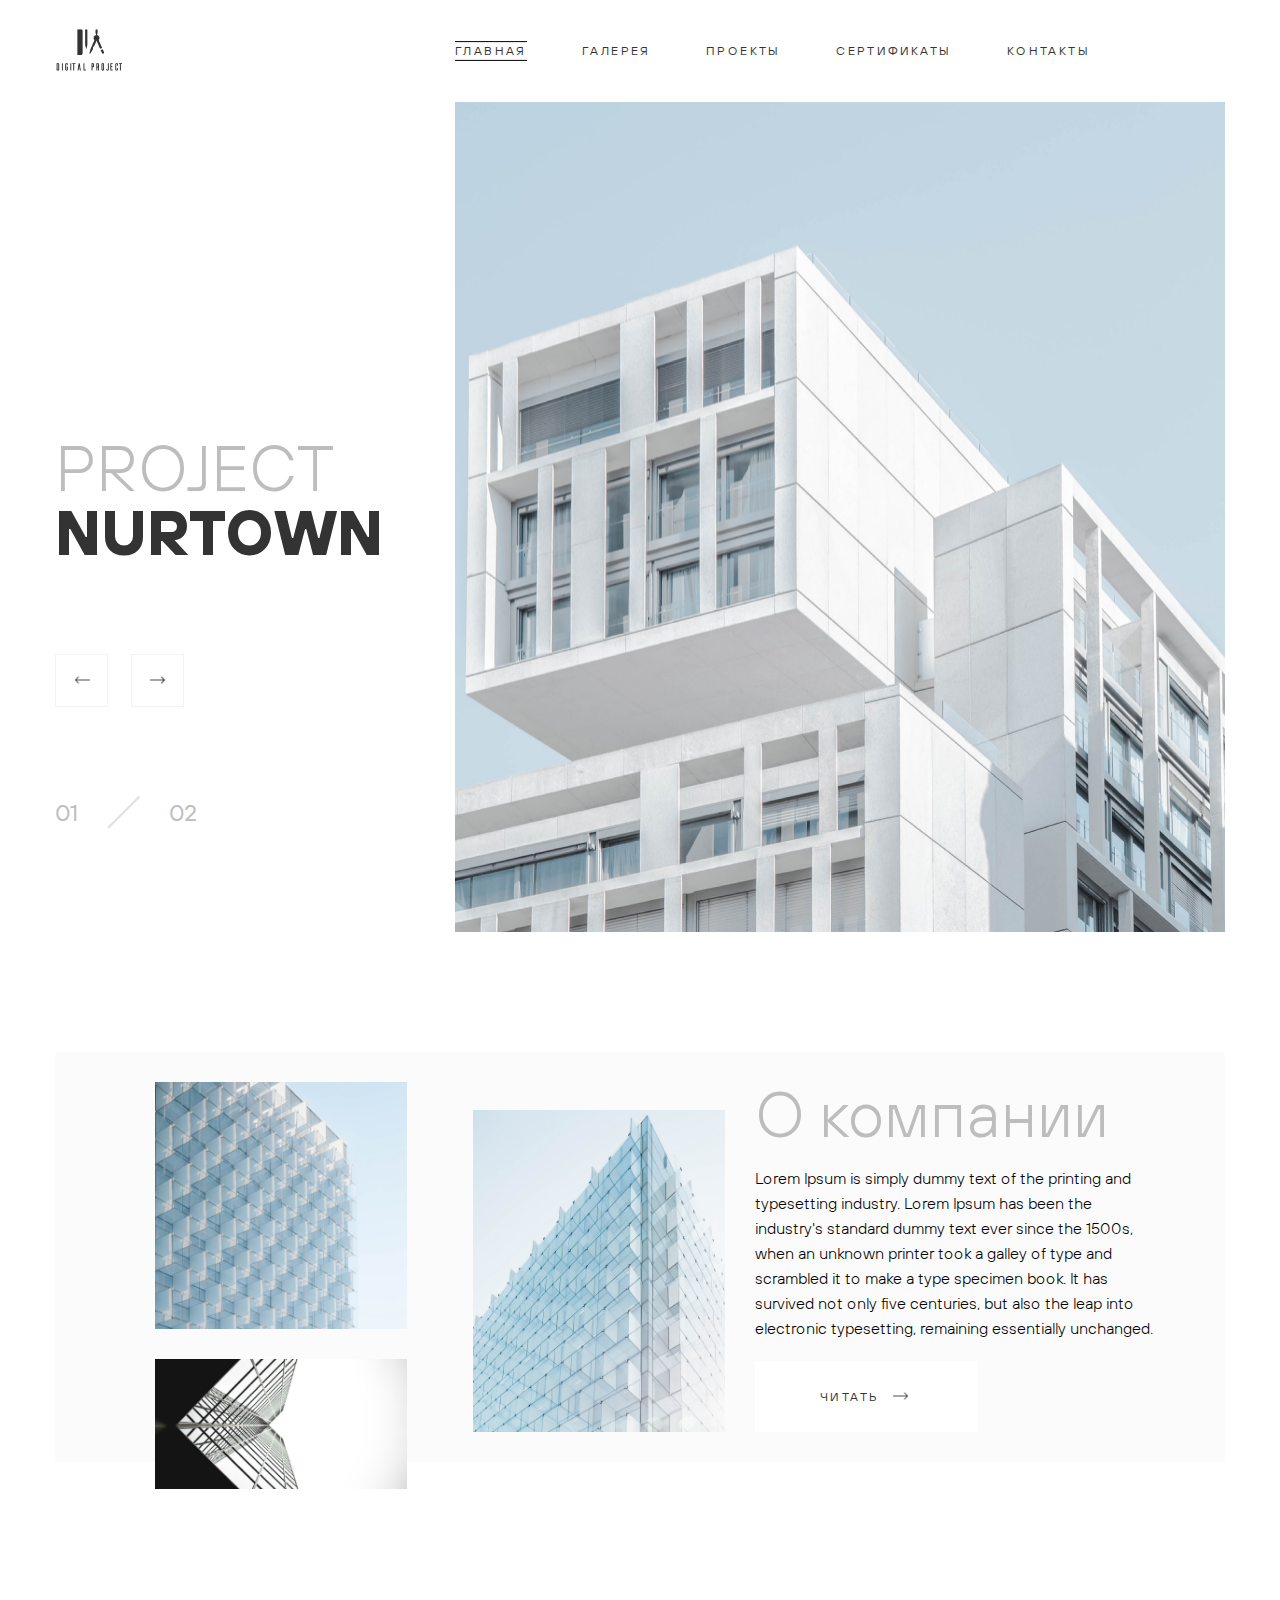
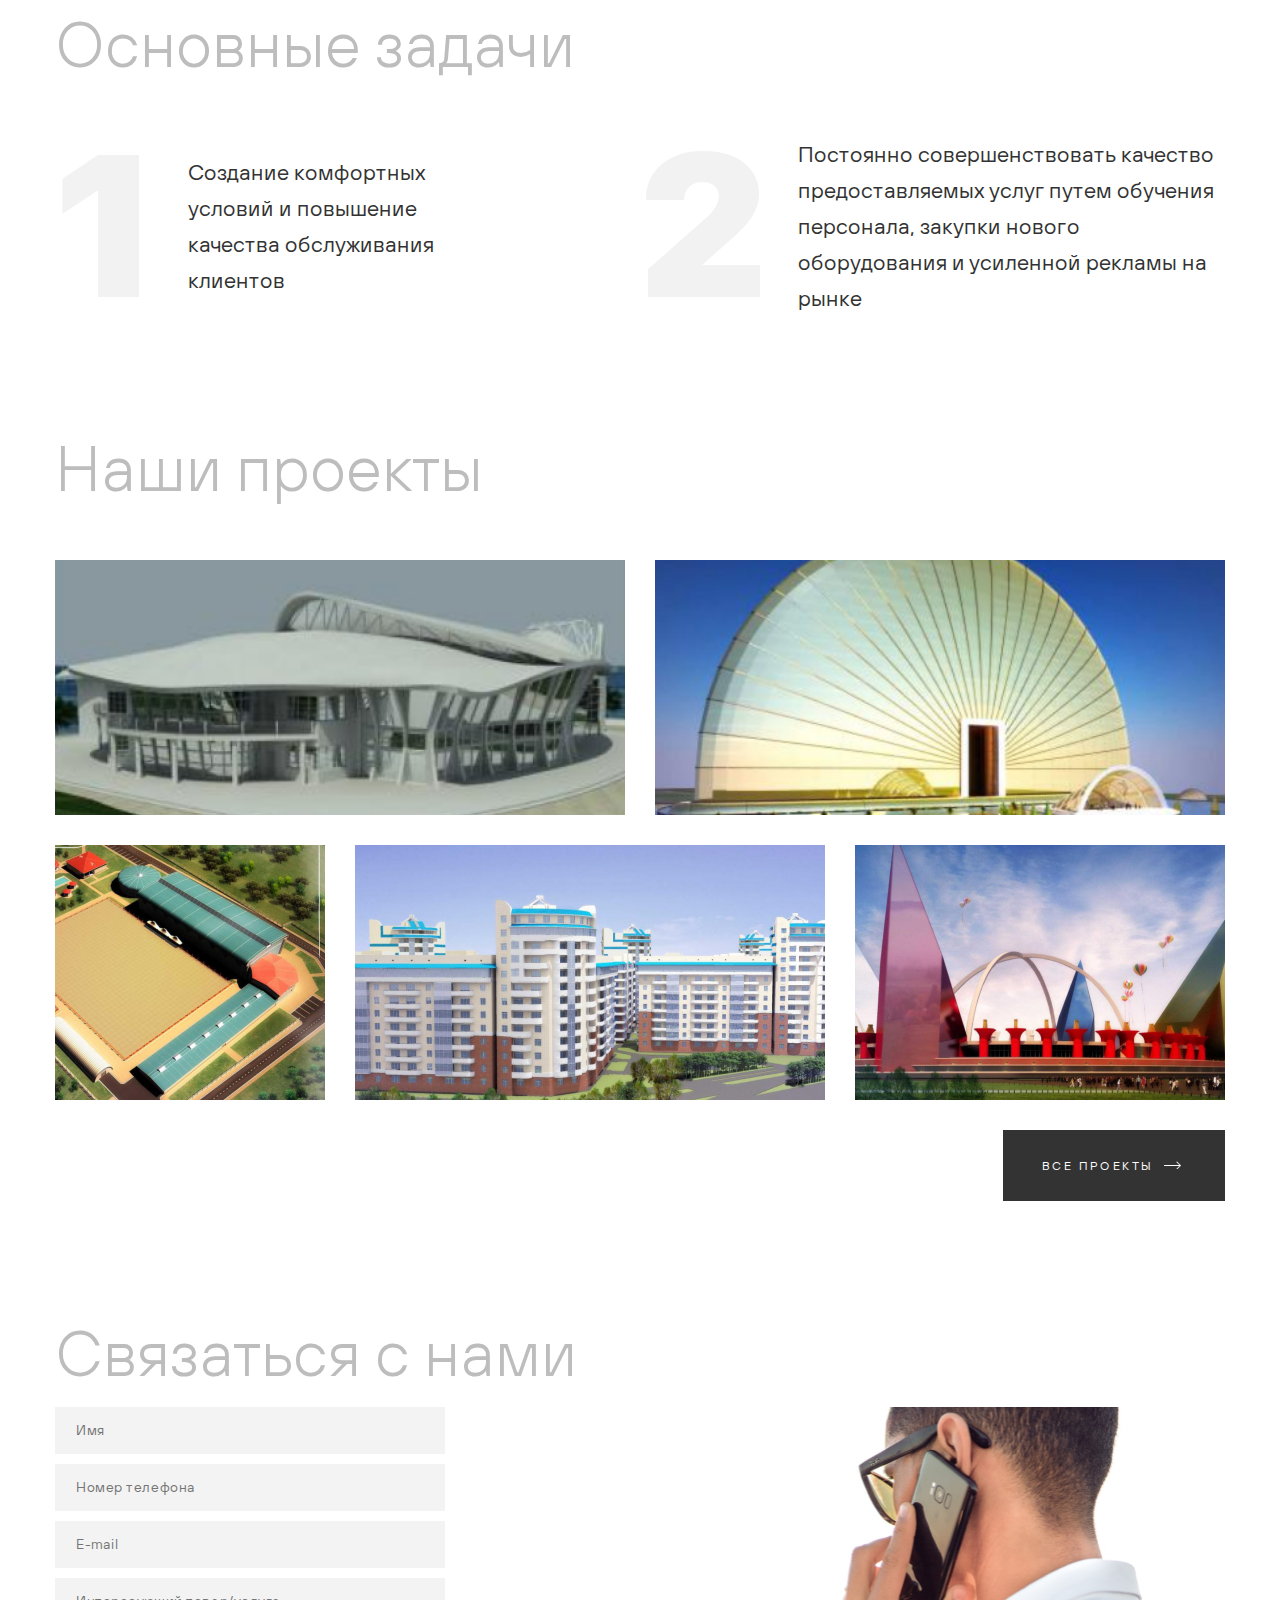
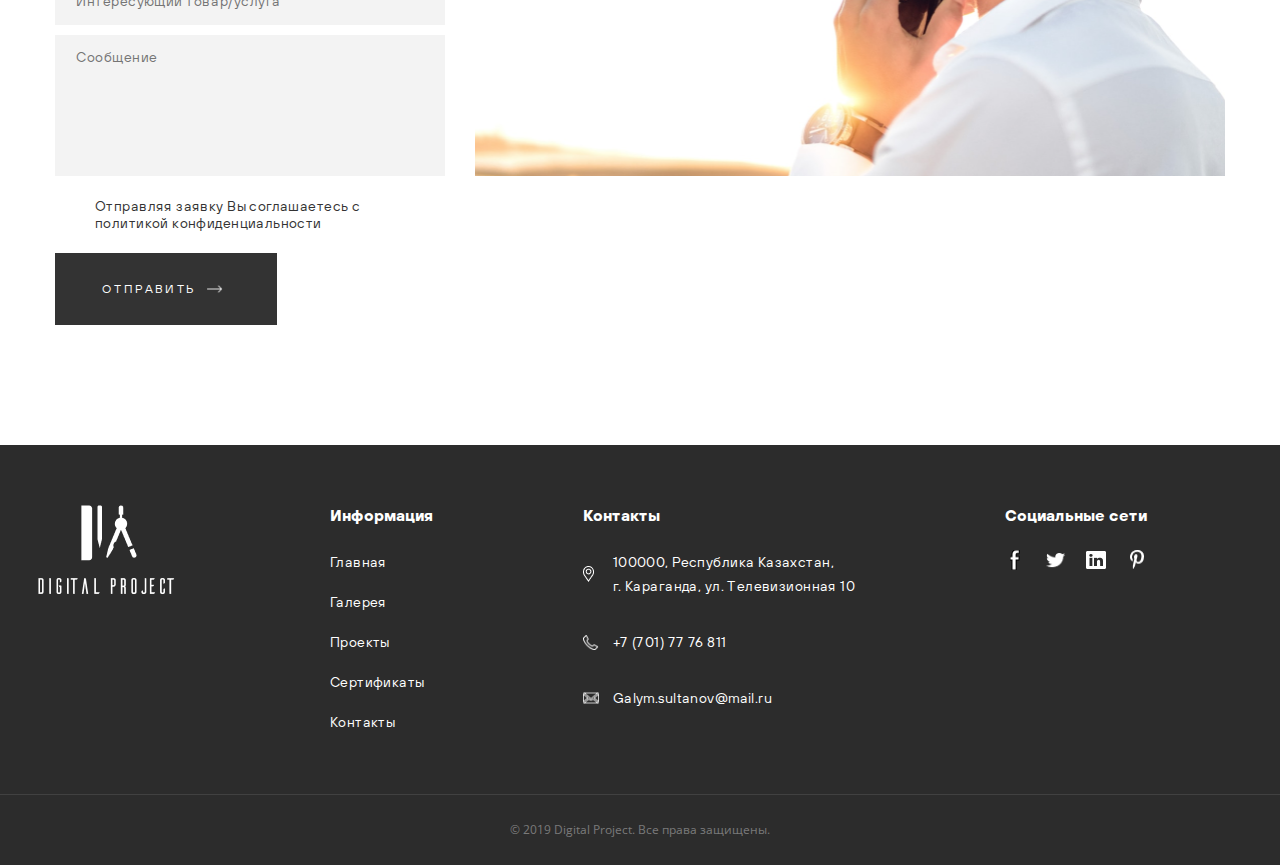
<file: app/index.html>
<!DOCTYPE html>
<html lang="ru">
<head>
    <meta charset="UTF-8">
    <meta name="viewport" content="width=device-width, initial-scale=1">
    <meta name="description" content="">
    <link rel="preconnect" href="https://fonts.gstatic.com">
    <link href="https://fonts.googleapis.com/css2?family=Gothic+A1:wght@100;200;300;400;500;600;700;800;900&display=swap" rel="stylesheet">
    <link rel="preconnect" href="https://fonts.gstatic.com">
    <link href="https://fonts.googleapis.com/css2?family=Open+Sans:ital,wght@0,300;0,400;0,600;0,700;0,800;1,300;1,400;1,600;1,700;1,800&display=swap" rel="stylesheet">
    <link rel="stylesheet" href="css/app.min.css">
    <title>Digital project</title>
</head>
<body>
<div class="header">
    <div class="container">
        <div class="header__main">
            <a class="header-logo" href="index.html"><img src="img/header/01.png" alt=""></a>
            <div class="header__menu">
                <a class="header-active" href="index.html">ГЛАВНАЯ</a>
                <a href="gallery.html">ГАЛЕРЕЯ</a>
                <a href="projects.html">ПРОЕКТЫ</a>
                <a href="certificates.html">СЕРТИФИКАТЫ</a>
                <a href="contacts.html">КОНТАКТЫ</a>
            </div>
            <div class="header__burger">
                <div class="div"></div>
                <div class="div"></div>
                <div class="div"></div>
            </div>
        </div>
    </div>
</div>
<div class="project">
    <div class="container">
        <div class="project__text">
            <div class="project__title">
                <span>PROJECT</span>
                <span>NURTOWN</span>
            </div>
            <div class="project__buttons">
                <div class="project-prev">
                    <img src="img/project/01.png" alt="">
                </div>
                <div class="project-next">
                    <img src="img/project/02.png" alt="">
                </div>
            </div>
            <div class="project__slider-numbers">
                <span class="project-current">01</span>
                <span></span>
                <span class="project-quantity"></span>
            </div>
        </div>
        <div class="project__images">
            <div class="project__slide project__slide-active">
                <img src="img/project/04.png" alt="">
                <a href="">ВЗГЛЯНУТЬ</a>
            </div>
            <div class="project__slide">
                <img src="img/project/05.jpg" alt="">
                <a href="">ВЗГЛЯНУТЬ</a>
            </div>
        </div>
    </div>
</div>
<div class="about">
    <div class="container">
        <div class="about__left">
            <div class="about__left-images">
                <img src="img/about/01.png" alt="">
                <img src="img/about/02.png" alt="">
            </div>
            <div class="about__right-images">
                <img src="img/about/03.png" alt="">
            </div>
        </div>
        <div class="about__text">
            <h2>О компании</h2>
            <p>Lorem Ipsum is simply dummy text of the printing and typesetting industry. Lorem Ipsum has been the industry's standard dummy text ever since the 1500s, when an unknown printer took a galley of type and scrambled it to make a type specimen book. It has survived not only five centuries, but also the leap into electronic typesetting, remaining essentially unchanged.</p>
            <a href="">ЧИТАТЬ</a>
        </div>
    </div>
</div>
<div class="exercises">
    <div class="container">
        <h1>Основные задачи</h1>
        <div class="exercises__text">
            <div class="exercises__row">
                <div class="exercises__left">
                    <h2>1</h2>
                    <p>Создание комфортных условий и повышение качества обслуживания клиентов</p>
                </div>
                <div class="exercises__right">
                    <h2>2</h2>
                    <p>Постоянно совершенствовать качество предоставляемых услуг путем обучения персонала, закупки нового оборудования и усиленной рекламы на рынке</p>
                </div>
            </div>
        </div>
    </div>
</div>
<div class="our">
    <div class="container">
        <h1>Наши проекты</h1>
        <div class="our__projects">
            <div class="our__row">
                <div class="our__project">
                    <div class="our__text">
                        <h2>ДОСУГОВЫЙ ЦЕНТР</h2>
                        <a href="">ПОДРОБНЕЕ</a>
                    </div>
                    <img src="img/our/01.png" alt="">
                </div>
                <div class="our__project">
                    <div class="our__text">
                        <h2>ДОСУГОВЫЙ ЦЕНТР</h2>
                        <a href="">ПОДРОБНЕЕ</a>
                    </div>
                    <img src="img/our/02.png" alt="">
                </div>
            </div>
            <div class="our__row">
                <div class="our__project">
                    <div class="our__text">
                        <h2>ОТЕЛЬ</h2>
                        <a href="">ПОДРОБНЕЕ</a>
                    </div>
                    <img src="img/our/03.png" alt="">
                </div>
                <div class="our__project">
                    <div class="our__text">
                        <h2>ДОМОВОЙ КОМЛЕКС</h2>
                        <a href="">ПОДРОБНЕЕ</a>
                    </div>
                    <img src="img/our/04.png" alt="">
                </div>
                <div class="our__project">
                    <div class="our__text">
                        <h2>ТЕАТР</h2>
                        <a href="">ПОДРОБНЕЕ</a>
                    </div>
                    <img src="img/our/05.png" alt="">
                </div>
            </div>
        </div>
        <a class="our-more" href="">ВСЕ ПРОЕКТЫ</a>
    </div>
</div>
<div class="contact">
    <div class="container">
        <h1>Связаться с нами</h1>
        <div class="contact__row">
            <div class="contact__form">
                <input class="name input" placeholder="Имя" type="text">
                <input class="telephone input" placeholder="Номер телефона" type="text">
                <input class="email input" placeholder="E-mail" type="email">
                <input class="product input" placeholder="Интересующий товар/услуга" type="text">
                <textarea class="message input" name="" id="" cols="30" rows="10" placeholder="Сообщение"></textarea>
            </div>
            <div class="contact__img">
                <img src="img/contact/01.png" alt="">
            </div>
        </div>
        <p>Отправляя заявку Вы соглашаетесь с политикой конфиденциальности</p>
        <button class="contact-send">ОТПРАВИТЬ</button>
    </div>
</div>
<div class="footer">
    <div class="container">
        <div class="footer__top">
            <div class="footer__column">
                <a href="index.html">
                    <img class="footer-logo" src="img/footer/01.png" alt="">
                </a>
            </div>
            <div class="footer__column">
                <h4>Информация</h4>
                <a href="index.html">Главная</a>
                <a href="gallery.html">Галерея</a>
                <a href="projects.html">Проекты</a>
                <a href="certificates.html">Сертификаты</a>
                <a href="contacts.html">Контакты</a>
            </div>
            <div class="footer__column">
                <h4>Контакты</h4>
                <p class="footer-location">100000, Республика  Казахстан,<br>
                    г. Караганда, ул. Телевизионная 10</p>
                <p class="footer-number">+7 (701) 77 76 811</p>
                <p class="footer-email">Galym.sultanov@mail.ru</p>
            </div>
            <div class="footer__column">
                <h4>Социальные сети</h4>
                <div class="footer__social">
                    <a href=""><img src="img/footer/05.png" alt=""></a>
                    <a href=""><img src="img/footer/06.png" alt=""></a>
                    <a href=""><img src="img/footer/07.png" alt=""></a>
                    <a href=""><img src="img/footer/08.png" alt=""></a>
                </div>
            </div>
        </div>
    </div>
</div>
<div class="copyright">
    <div class="container">
        <p>© 2019 Digital Project. Все права защищены.</p>
    </div>
</div>
<div class="fixed">
    <div class="container">
        <div class="fixed__img">
            <img src="img/fixed/01.png" alt="">
        </div>
        <h4>Спасибо !</h4>
        <p>Ваше сообщение отправлено мы свяжемся с вами в ближайшее время</p>
        <button class="fixed-send">ВЕРНУТСЯ НАЗАД</button>
        <img class="fixed-exit" src="img/fixed/02.png" alt="">
    </div>
</div>
<script src="js/app.min.js"></script>
</body>
</html>
</file>
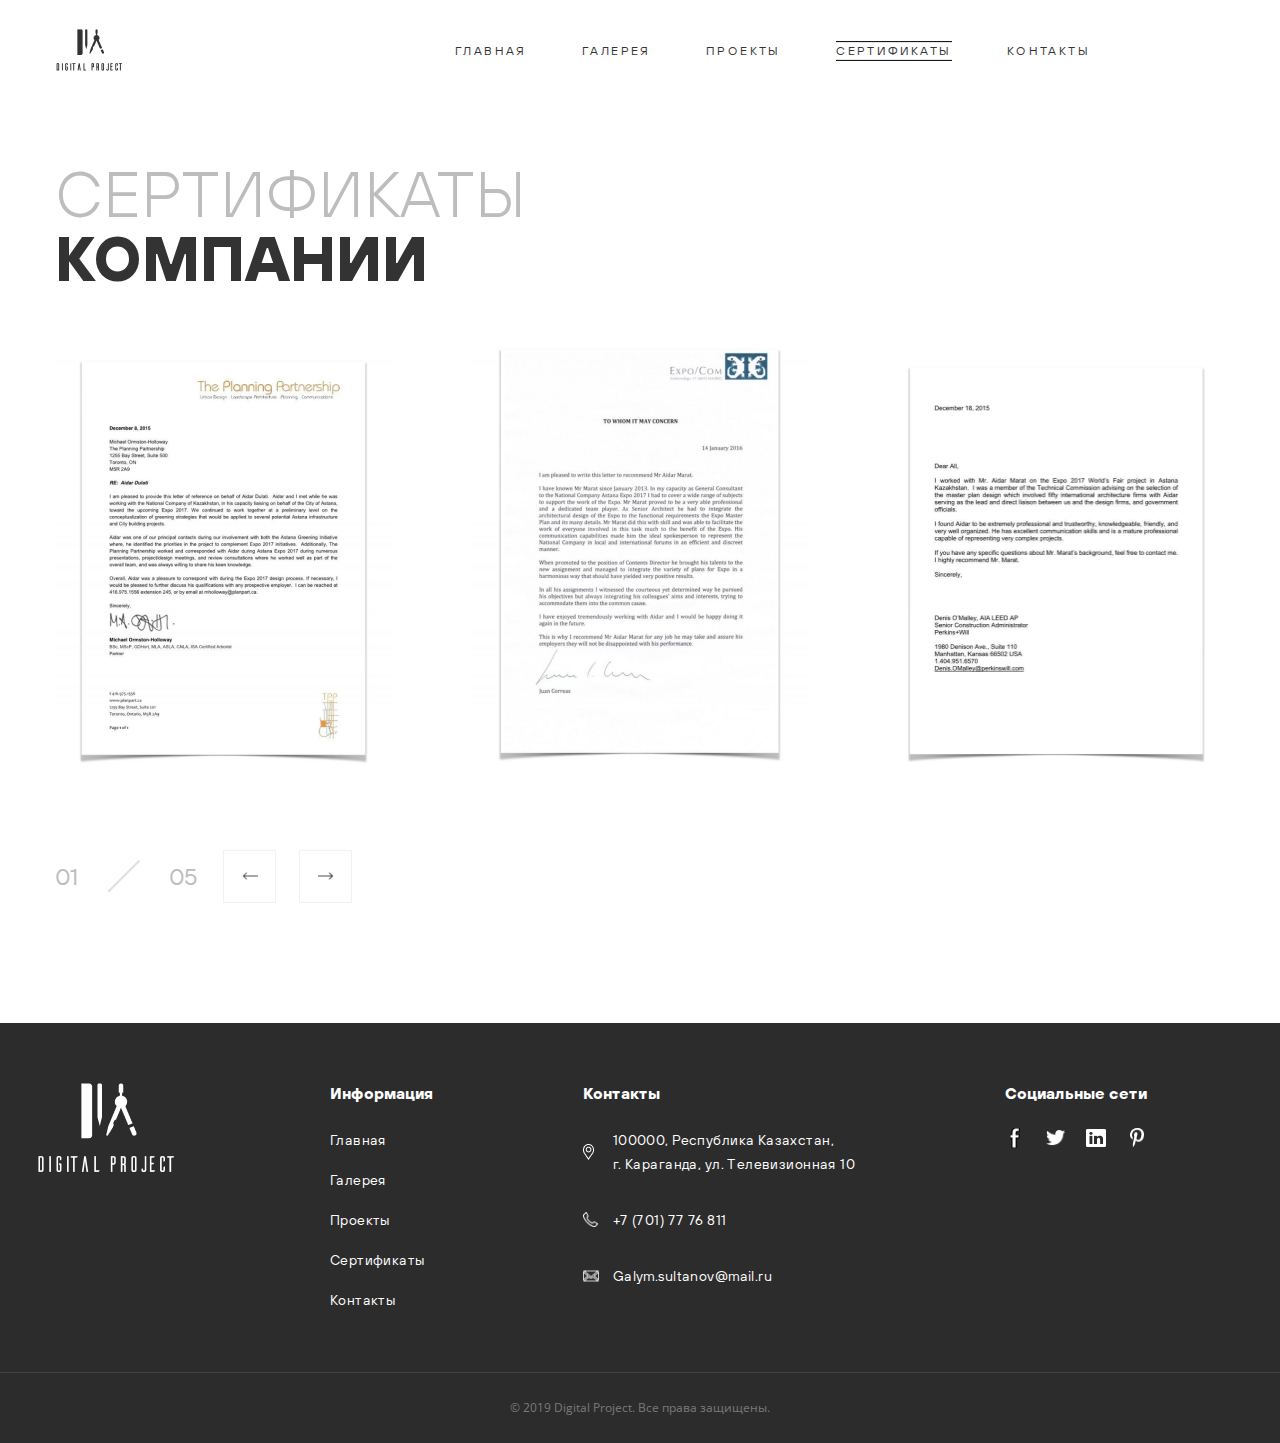
<file: app/certificates.html>
<!doctype html>
<html lang="en">
<head>
    <meta charset="UTF-8">
    <meta name="viewport" content="width=device-width, initial-scale=1">
    <meta name="description" content="">
    <link rel="preconnect" href="https://fonts.gstatic.com">
    <link href="https://fonts.googleapis.com/css2?family=Gothic+A1:wght@100;200;300;400;500;600;700;800;900&display=swap" rel="stylesheet">
    <link rel="preconnect" href="https://fonts.gstatic.com">
    <link href="https://fonts.googleapis.com/css2?family=Open+Sans:ital,wght@0,300;0,400;0,600;0,700;0,800;1,300;1,400;1,600;1,700;1,800&display=swap" rel="stylesheet">
    <link rel="stylesheet" href="css/app.min.css">
    <title>Certificates</title>
</head>
<body>
<div class="header">
    <div class="container">
        <div class="header__main">
            <a class="header-logo" href="index.html"><img src="img/header/01.png" alt=""></a>
            <div class="header__menu">
                <a href="index.html">ГЛАВНАЯ</a>
                <a href="gallery.html">ГАЛЕРЕЯ</a>
                <a href="projects.html">ПРОЕКТЫ</a>
                <a class="header-active" href="certificates.html">СЕРТИФИКАТЫ</a>
                <a href="contacts.html">КОНТАКТЫ</a>
            </div>
            <div class="header__burger">
                <div class="div"></div>
                <div class="div"></div>
                <div class="div"></div>
            </div>
        </div>
    </div>
</div>
<div class="certificates">
    <div class="container">
        <div class="certificates__text">
            <h1>сертификаты</h1>
            <h1>КОМПАНИИ</h1>
        </div>
        <div class="certificates__slider">
            <div class="certificates__slides">
                <div class="certificates__slide certificates__slide-active">
                    <div class="certificates__certificate">
                        <img src="img/certificates/01.png" alt="">
                    </div>
                    <div class="certificates__certificate">
                        <img src="img/certificates/02.png" alt="">
                    </div>
                    <div class="certificates__certificate">
                        <img src="img/certificates/03.png" alt="">
                    </div>
                </div>
                <div class="certificates__slide">
                    <div class="certificates__certificate">
                        <img src="img/certificates/01.png" alt="">
                    </div>
                    <div class="certificates__certificate">
                        <img src="img/certificates/01.png" alt="">
                    </div>
                    <div class="certificates__certificate">
                        <img src="img/certificates/01.png" alt="">
                    </div>
                </div>
                <div class="certificates__slide">
                    <div class="certificates__certificate">
                        <img src="img/certificates/01.png" alt="">
                    </div>
                    <div class="certificates__certificate">
                        <img src="img/certificates/01.png" alt="">
                    </div>
                    <div class="certificates__certificate">
                        <img src="img/certificates/01.png" alt="">
                    </div>
                </div>
                <div class="certificates__slide">
                    <div class="certificates__certificate">
                        <img src="img/certificates/01.png" alt="">
                    </div>
                    <div class="certificates__certificate">
                        <img src="img/certificates/01.png" alt="">
                    </div>
                    <div class="certificates__certificate">
                        <img src="img/certificates/01.png" alt="">
                    </div>
                </div>
                <div class="certificates__slide">
                    <div class="certificates__certificate">
                        <img src="img/certificates/01.png" alt="">
                    </div>
                    <div class="certificates__certificate">
                        <img src="img/certificates/01.png" alt="">
                    </div>
                    <div class="certificates__certificate">
                        <img src="img/certificates/01.png" alt="">
                    </div>
                </div>
            </div>
        </div>
        <div class="certificates__navigation">
            <div class="certificates__numbers">
                <span class="certificates-current">01</span>
                <span></span>
                <span class="certificates-quantity"></span>
            </div>
            <div class="certificates__buttons">
                <div class="certificates-prev">
                    <img src="img/gallery/11.png" alt="">
                </div>
                <div class="certificates-next">
                    <img src="img/gallery/12.png" alt="">
                </div>
            </div>
        </div>
    </div>
</div>
<div class="footer">
    <div class="container">
        <div class="footer__top">
            <div class="footer__column">
                <a href="index.html">
                    <img class="footer-logo" src="img/footer/01.png" alt="">
                </a>
            </div>
            <div class="footer__column">
                <h4>Информация</h4>
                <a href="index.html">Главная</a>
                <a href="gallery.html">Галерея</a>
                <a href="projects.html">Проекты</a>
                <a href="certificates.html">Сертификаты</a>
                <a href="contacts.html">Контакты</a>
            </div>
            <div class="footer__column">
                <h4>Контакты</h4>
                <p class="footer-location">100000, Республика  Казахстан,<br>
                    г. Караганда, ул. Телевизионная 10</p>
                <p class="footer-number">+7 (701) 77 76 811</p>
                <p class="footer-email">Galym.sultanov@mail.ru</p>
            </div>
            <div class="footer__column">
                <h4>Социальные сети</h4>
                <div class="footer__social">
                    <a href=""><img src="img/footer/05.png" alt=""></a>
                    <a href=""><img src="img/footer/06.png" alt=""></a>
                    <a href=""><img src="img/footer/07.png" alt=""></a>
                    <a href=""><img src="img/footer/08.png" alt=""></a>
                </div>
            </div>
        </div>
    </div>
</div>
<div class="copyright">
    <div class="container">
        <p>© 2019 Digital Project. Все права защищены.</p>
    </div>
</div>
<script src="js/app.min.js"></script>
</body>
</html>
</file>
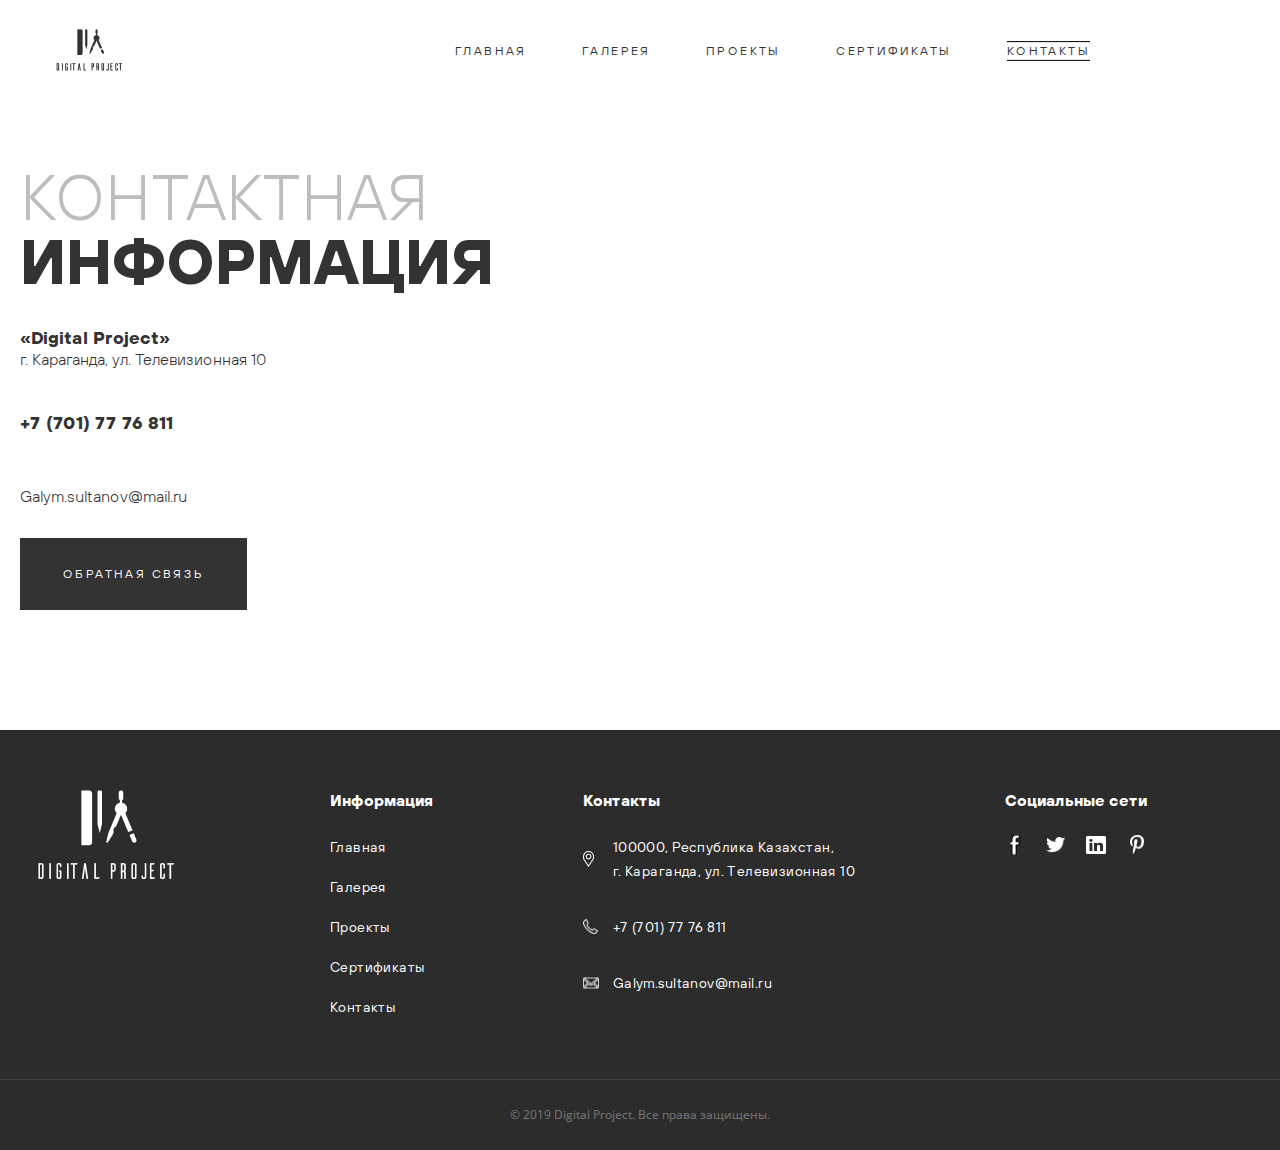
<file: app/contacts.html>
<!doctype html>
<html lang="en">
<head>
    <meta charset="UTF-8">
    <meta name="viewport" content="width=device-width, initial-scale=1">
    <meta name="description" content="">
    <link rel="preconnect" href="https://fonts.gstatic.com">
    <link href="https://fonts.googleapis.com/css2?family=Gothic+A1:wght@100;200;300;400;500;600;700;800;900&display=swap" rel="stylesheet">
    <link rel="preconnect" href="https://fonts.gstatic.com">
    <link href="https://fonts.googleapis.com/css2?family=Open+Sans:ital,wght@0,300;0,400;0,600;0,700;0,800;1,300;1,400;1,600;1,700;1,800&display=swap" rel="stylesheet">
    <link rel="stylesheet" href="css/app.min.css">
    <title>Contacts</title>
</head>
<body>
<div class="header">
    <div class="container">
        <div class="header__main">
            <a class="header-logo" href="index.html"><img src="img/header/01.png" alt=""></a>
            <div class="header__menu">
                <a href="index.html">ГЛАВНАЯ</a>
                <a href="gallery.html">ГАЛЕРЕЯ</a>
                <a href="projects.html">ПРОЕКТЫ</a>
                <a href="certificates.html">СЕРТИФИКАТЫ</a>
                <a class="header-active" href="contacts.html">КОНТАКТЫ</a>
            </div>
            <div class="header__burger">
                <div class="div"></div>
                <div class="div"></div>
                <div class="div"></div>
            </div>
        </div>
    </div>
</div>
<div class="contacts">
    <div class="container">
        <div class="contacts__left">
            <div class="contacts__title">
                <h1>КОНТАКТНАЯ</h1>
                <h1>ИНФОРМАЦИЯ</h1>
            </div>
            <div class="contacts__location">
                <h4>«Digital Project»</h4>
                <p>г. Караганда, ул. Телевизионная 10</p>
            </div>
            <h4 class="contacts-number">+7 (701) 77 76 811</h4>
            <p>Galym.sultanov@mail.ru</p>
            <a href="">Обратная связь</a>
        </div>
        <div class="contacts__right">
            <iframe src="https://www.google.com/maps/embed?pb=!1m18!1m12!1m3!1d20043.127523908195!2d23.884996032196188!3d51.10124684777842!2m3!1f0!2f0!3f0!3m2!1i1024!2i768!4f13.1!3m3!1m2!1s0x4724779fdae88af9%3A0x447abf3570087bb2!2z0JLQuNGB0L7RhtC6LCDQktC-0LvRi9C90YHQutCw0Y8g0L7QsdC70LDRgdGC0YwsIDQ0MzU1!5e0!3m2!1sru!2sua!4v1614160234932!5m2!1sru!2sua" width="100%" height="100%" style="border:0; outline: none;" allowfullscreen="" loading="lazy"></iframe>
        </div>
    </div>
</div>
<div class="footer">
    <div class="container">
        <div class="footer__top">
            <div class="footer__column">
                <a href="index.html">
                    <img class="footer-logo" src="img/footer/01.png" alt="">
                </a>
            </div>
            <div class="footer__column">
                <h4>Информация</h4>
                <a href="index.html">Главная</a>
                <a href="gallery.html">Галерея</a>
                <a href="projects.html">Проекты</a>
                <a href="certificates.html">Сертификаты</a>
                <a href="contacts.html">Контакты</a>
            </div>
            <div class="footer__column">
                <h4>Контакты</h4>
                <p class="footer-location">100000, Республика  Казахстан,<br>
                    г. Караганда, ул. Телевизионная 10</p>
                <p class="footer-number">+7 (701) 77 76 811</p>
                <p class="footer-email">Galym.sultanov@mail.ru</p>
            </div>
            <div class="footer__column">
                <h4>Социальные сети</h4>
                <div class="footer__social">
                    <a href=""><img src="img/footer/05.png" alt=""></a>
                    <a href=""><img src="img/footer/06.png" alt=""></a>
                    <a href=""><img src="img/footer/07.png" alt=""></a>
                    <a href=""><img src="img/footer/08.png" alt=""></a>
                </div>
            </div>
        </div>
    </div>
</div>
<div class="copyright">
    <div class="container">
        <p>© 2019 Digital Project. Все права защищены.</p>
    </div>
</div>
<script src="js/app.min.js"></script>
</body>
</html>
</file>
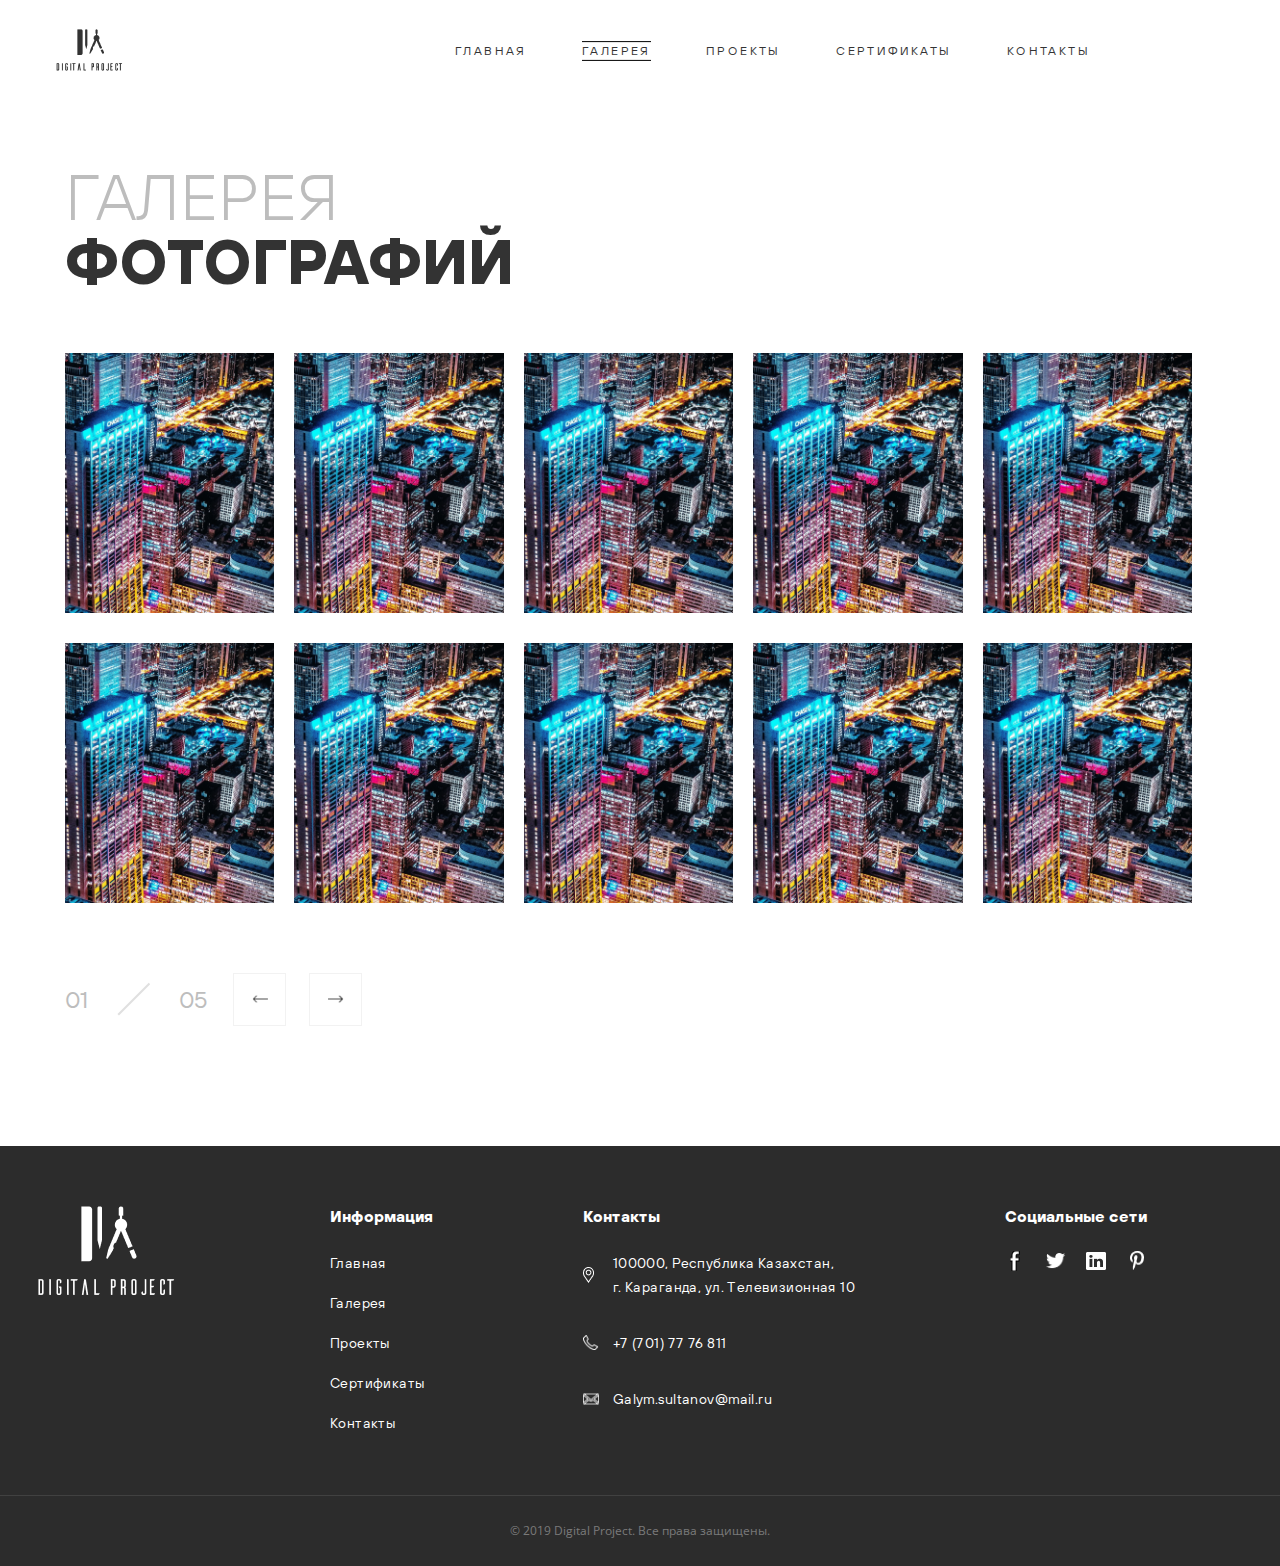
<file: app/gallery.html>
<!doctype html>
<html lang="en">
<head>
    <meta charset="UTF-8">
    <meta name="viewport" content="width=device-width, initial-scale=1">
    <meta name="description" content="">
    <link rel="preconnect" href="https://fonts.gstatic.com">
    <link href="https://fonts.googleapis.com/css2?family=Gothic+A1:wght@100;200;300;400;500;600;700;800;900&display=swap" rel="stylesheet">
    <link rel="preconnect" href="https://fonts.gstatic.com">
    <link href="https://fonts.googleapis.com/css2?family=Open+Sans:ital,wght@0,300;0,400;0,600;0,700;0,800;1,300;1,400;1,600;1,700;1,800&display=swap" rel="stylesheet">
    <link rel="stylesheet" href="css/app.min.css">
    <title>Gallery</title>
</head>
<body>
<div class="header">
    <div class="container">
        <div class="header__main">
            <a class="header-logo" href="index.html"><img src="img/header/01.png" alt=""></a>
            <div class="header__menu">
                <a href="index.html">ГЛАВНАЯ</a>
                <a class="header-active" href="gallery.html">ГАЛЕРЕЯ</a>
                <a href="projects.html">ПРОЕКТЫ</a>
                <a href="certificates.html">СЕРТИФИКАТЫ</a>
                <a href="contacts.html">КОНТАКТЫ</a>
            </div>
            <div class="header__burger">
                <div class="div"></div>
                <div class="div"></div>
                <div class="div"></div>
            </div>
        </div>
    </div>
</div>
<div class="gallery">
    <div class="container">
        <div class="gallery__text">
            <h1>ГАЛЕРЕЯ</h1>
            <h1>ФОТОГРАФИЙ</h1>
        </div>
        <div class="gallery__slider">
            <div class="gallery__slides">
                <div class="gallery__slide gallery__slide-active">
                    <div class="gallery__photo">
                        <img src="img/project/05.jpg" alt="">
                        <p>Описание или пояснение к изображению.</p>
                    </div>
                    <div class="gallery__photo">
                        <img src="img/project/05.jpg" alt="">
                        <p>Описание или пояснение к изображению.</p>
                    </div>
                    <div class="gallery__photo">
                        <img src="img/project/05.jpg" alt="">
                        <p>Описание или пояснение к изображению.</p>
                    </div>
                    <div class="gallery__photo">
                        <img src="img/project/05.jpg" alt="">
                        <p>Описание или пояснение к изображению.</p>
                    </div>
                    <div class="gallery__photo">
                        <img src="img/project/05.jpg" alt="">
                        <p>Описание или пояснение к изображению.</p>
                    </div>
                    <div class="gallery__photo">
                        <img src="img/project/05.jpg" alt="">
                        <p>Описание или пояснение к изображению.</p>
                    </div>
                    <div class="gallery__photo">
                        <img src="img/project/05.jpg" alt="">
                        <p>Описание или пояснение к изображению.</p>
                    </div>
                    <div class="gallery__photo">
                        <img src="img/project/05.jpg" alt="">
                        <p>Описание или пояснение к изображению.</p>
                    </div>
                    <div class="gallery__photo">
                        <img src="img/project/05.jpg" alt="">
                        <p>Описание или пояснение к изображению.</p>
                    </div>
                    <div class="gallery__photo">
                        <img src="img/project/05.jpg" alt="">
                        <p>Описание или пояснение к изображению.</p>
                    </div>
                </div>
                <div class="gallery__slide gallery__slide-active">
                    <div class="gallery__photo">
                        <img src="img/project/05.jpg" alt="">
                        <p>Описание или пояснение к изображению.</p>
                    </div>
                    <div class="gallery__photo">
                        <img src="img/project/05.jpg" alt="">
                        <p>Описание или пояснение к изображению.</p>
                    </div>
                    <div class="gallery__photo">
                        <img src="img/project/05.jpg" alt="">
                        <p>Описание или пояснение к изображению.</p>
                    </div>
                    <div class="gallery__photo">
                        <img src="img/project/05.jpg" alt="">
                        <p>Описание или пояснение к изображению.</p>
                    </div>
                    <div class="gallery__photo">
                        <img src="img/project/05.jpg" alt="">
                        <p>Описание или пояснение к изображению.</p>
                    </div>
                    <div class="gallery__photo">
                        <img src="img/project/05.jpg" alt="">
                        <p>Описание или пояснение к изображению.</p>
                    </div>
                    <div class="gallery__photo">
                        <img src="img/project/05.jpg" alt="">
                        <p>Описание или пояснение к изображению.</p>
                    </div>
                    <div class="gallery__photo">
                        <img src="img/project/05.jpg" alt="">
                        <p>Описание или пояснение к изображению.</p>
                    </div>
                    <div class="gallery__photo">
                        <img src="img/project/05.jpg" alt="">
                        <p>Описание или пояснение к изображению.</p>
                    </div>
                    <div class="gallery__photo">
                        <img src="img/project/05.jpg" alt="">
                        <p>Описание или пояснение к изображению.</p>
                    </div>
                </div>
                <div class="gallery__slide gallery__slide-active">
                    <div class="gallery__photo">
                        <img src="img/project/05.jpg" alt="">
                        <p>Описание или пояснение к изображению.</p>
                    </div>
                    <div class="gallery__photo">
                        <img src="img/project/05.jpg" alt="">
                        <p>Описание или пояснение к изображению.</p>
                    </div>
                    <div class="gallery__photo">
                        <img src="img/project/05.jpg" alt="">
                        <p>Описание или пояснение к изображению.</p>
                    </div>
                    <div class="gallery__photo">
                        <img src="img/project/05.jpg" alt="">
                        <p>Описание или пояснение к изображению.</p>
                    </div>
                    <div class="gallery__photo">
                        <img src="img/project/05.jpg" alt="">
                        <p>Описание или пояснение к изображению.</p>
                    </div>
                    <div class="gallery__photo">
                        <img src="img/project/05.jpg" alt="">
                        <p>Описание или пояснение к изображению.</p>
                    </div>
                    <div class="gallery__photo">
                        <img src="img/project/05.jpg" alt="">
                        <p>Описание или пояснение к изображению.</p>
                    </div>
                    <div class="gallery__photo">
                        <img src="img/project/05.jpg" alt="">
                        <p>Описание или пояснение к изображению.</p>
                    </div>
                    <div class="gallery__photo">
                        <img src="img/project/05.jpg" alt="">
                        <p>Описание или пояснение к изображению.</p>
                    </div>
                    <div class="gallery__photo">
                        <img src="img/project/05.jpg" alt="">
                        <p>Описание или пояснение к изображению.</p>
                    </div>
                </div>
                <div class="gallery__slide gallery__slide-active">
                    <div class="gallery__photo">
                        <img src="img/project/05.jpg" alt="">
                        <p>Описание или пояснение к изображению.</p>
                    </div>
                    <div class="gallery__photo">
                        <img src="img/project/05.jpg" alt="">
                        <p>Описание или пояснение к изображению.</p>
                    </div>
                    <div class="gallery__photo">
                        <img src="img/project/05.jpg" alt="">
                        <p>Описание или пояснение к изображению.</p>
                    </div>
                    <div class="gallery__photo">
                        <img src="img/project/05.jpg" alt="">
                        <p>Описание или пояснение к изображению.</p>
                    </div>
                    <div class="gallery__photo">
                        <img src="img/project/05.jpg" alt="">
                        <p>Описание или пояснение к изображению.</p>
                    </div>
                    <div class="gallery__photo">
                        <img src="img/project/05.jpg" alt="">
                        <p>Описание или пояснение к изображению.</p>
                    </div>
                    <div class="gallery__photo">
                        <img src="img/project/05.jpg" alt="">
                        <p>Описание или пояснение к изображению.</p>
                    </div>
                    <div class="gallery__photo">
                        <img src="img/project/05.jpg" alt="">
                        <p>Описание или пояснение к изображению.</p>
                    </div>
                    <div class="gallery__photo">
                        <img src="img/project/05.jpg" alt="">
                        <p>Описание или пояснение к изображению.</p>
                    </div>
                    <div class="gallery__photo">
                        <img src="img/project/05.jpg" alt="">
                        <p>Описание или пояснение к изображению.</p>
                    </div>
                </div>
                <div class="gallery__slide gallery__slide-active">
                    <div class="gallery__photo">
                        <img src="img/project/05.jpg" alt="">
                        <p>Описание или пояснение к изображению.</p>
                    </div>
                    <div class="gallery__photo">
                        <img src="img/project/05.jpg" alt="">
                        <p>Описание или пояснение к изображению.</p>
                    </div>
                    <div class="gallery__photo">
                        <img src="img/project/05.jpg" alt="">
                        <p>Описание или пояснение к изображению.</p>
                    </div>
                    <div class="gallery__photo">
                        <img src="img/project/05.jpg" alt="">
                        <p>Описание или пояснение к изображению.</p>
                    </div>
                    <div class="gallery__photo">
                        <img src="img/project/05.jpg" alt="">
                        <p>Описание или пояснение к изображению.</p>
                    </div>
                    <div class="gallery__photo">
                        <img src="img/project/05.jpg" alt="">
                        <p>Описание или пояснение к изображению.</p>
                    </div>
                    <div class="gallery__photo">
                        <img src="img/project/05.jpg" alt="">
                        <p>Описание или пояснение к изображению.</p>
                    </div>
                    <div class="gallery__photo">
                        <img src="img/project/05.jpg" alt="">
                        <p>Описание или пояснение к изображению.</p>
                    </div>
                    <div class="gallery__photo">
                        <img src="img/project/05.jpg" alt="">
                        <p>Описание или пояснение к изображению.</p>
                    </div>
                    <div class="gallery__photo">
                        <img src="img/project/05.jpg" alt="">
                        <p>Описание или пояснение к изображению.</p>
                    </div>
                </div>
            </div>
        </div>
        <div class="gallery__navigation">
            <div class="gallery__numbers">
                <span class="gallery-current">01</span>
                <span></span>
                <span class="gallery-quantity"></span>
            </div>
            <div class="gallery__buttons">
                <div class="gallery-prev">
                    <img src="img/gallery/11.png" alt="">
                </div>
                <div class="gallery-next">
                    <img src="img/gallery/12.png" alt="">
                </div>
            </div>
        </div>
    </div>
</div>
<div class="footer">
    <div class="container">
        <div class="footer__top">
            <div class="footer__column">
                <a href="index.html">
                    <img class="footer-logo" src="img/footer/01.png" alt="">
                </a>
            </div>
            <div class="footer__column">
                <h4>Информация</h4>
                <a href="index.html">Главная</a>
                <a href="gallery.html">Галерея</a>
                <a href="projects.html">Проекты</a>
                <a href="certificates.html">Сертификаты</a>
                <a href="contacts.html">Контакты</a>
            </div>
            <div class="footer__column">
                <h4>Контакты</h4>
                <p class="footer-location">100000, Республика  Казахстан,<br>
                    г. Караганда, ул. Телевизионная 10</p>
                <p class="footer-number">+7 (701) 77 76 811</p>
                <p class="footer-email">Galym.sultanov@mail.ru</p>
            </div>
            <div class="footer__column">
                <h4>Социальные сети</h4>
                <div class="footer__social">
                    <a href=""><img src="img/footer/05.png" alt=""></a>
                    <a href=""><img src="img/footer/06.png" alt=""></a>
                    <a href=""><img src="img/footer/07.png" alt=""></a>
                    <a href=""><img src="img/footer/08.png" alt=""></a>
                </div>
            </div>
        </div>
    </div>
</div>

<div class="copyright">
    <div class="container">
        <p>© 2019 Digital Project. Все права защищены.</p>
    </div>
</div>
<script src="js/app.min.js"></script>
</body>
</html>
</file>
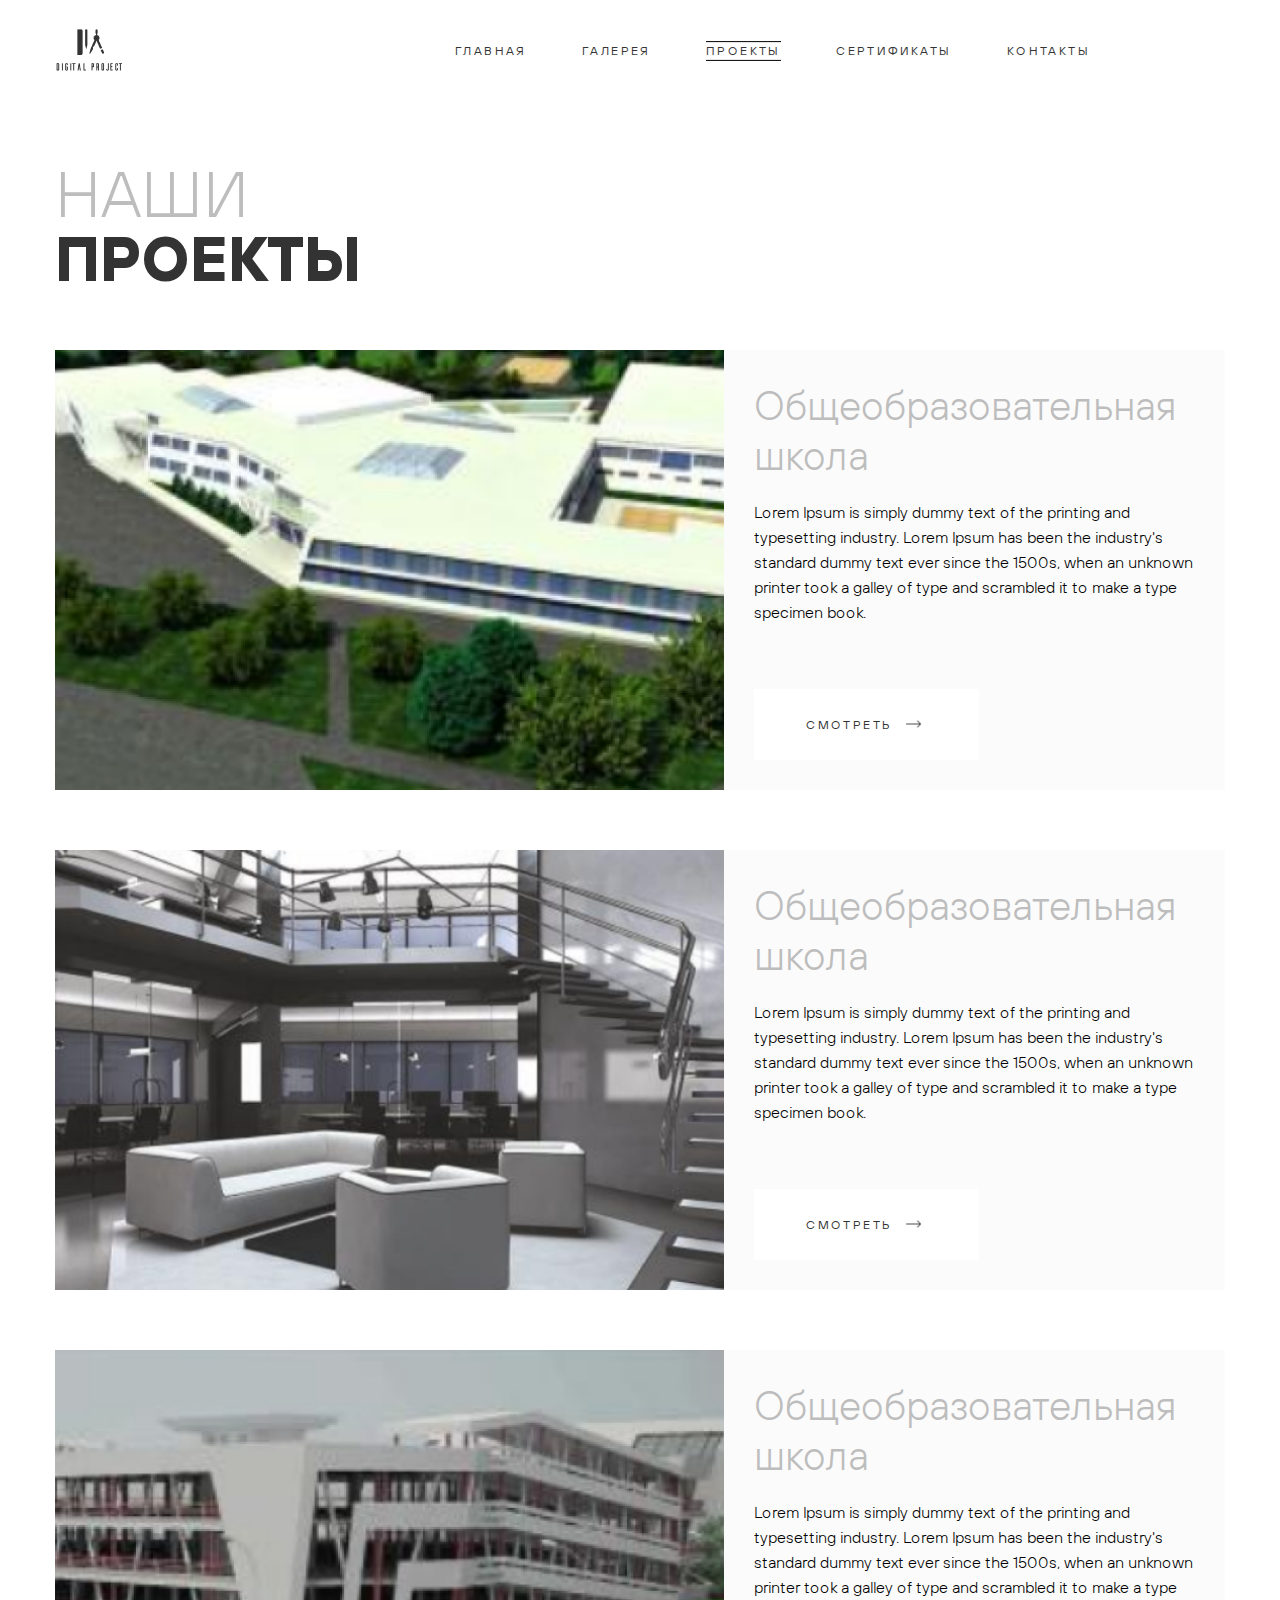
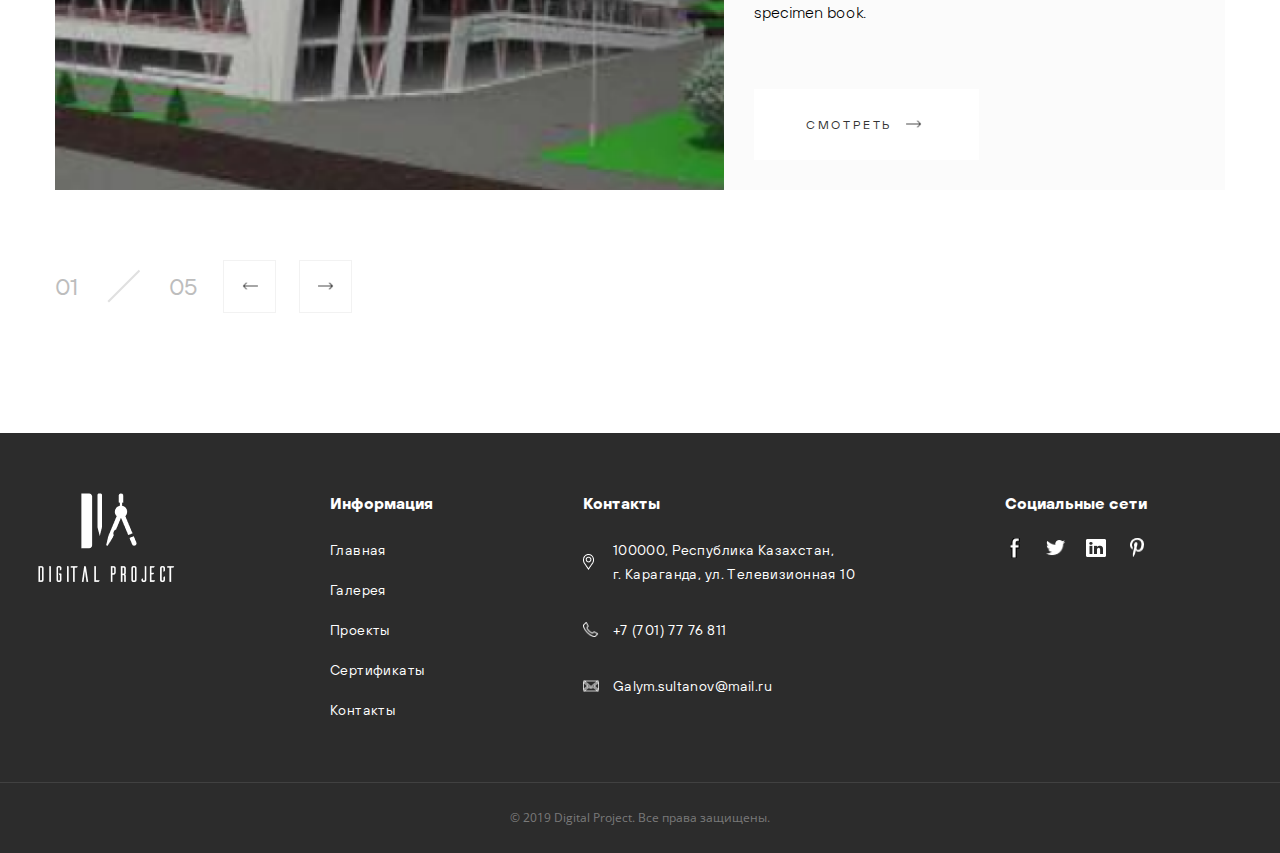
<file: app/projects.html>
<!doctype html>
<html lang="en">
<head>
    <meta charset="UTF-8">
    <meta name="viewport" content="width=device-width, initial-scale=1">
    <meta name="description" content="">
    <link rel="preconnect" href="https://fonts.gstatic.com">
    <link href="https://fonts.googleapis.com/css2?family=Gothic+A1:wght@100;200;300;400;500;600;700;800;900&display=swap" rel="stylesheet">
    <link rel="preconnect" href="https://fonts.gstatic.com">
    <link href="https://fonts.googleapis.com/css2?family=Open+Sans:ital,wght@0,300;0,400;0,600;0,700;0,800;1,300;1,400;1,600;1,700;1,800&display=swap" rel="stylesheet">
    <link rel="stylesheet" href="css/app.min.css">
    <title>Projects</title>
</head>
<body>
<div class="header">
    <div class="container">
        <div class="header__main">
            <a class="header-logo" href="index.html"><img src="img/header/01.png" alt=""></a>
            <div class="header__menu">
                <a href="index.html">ГЛАВНАЯ</a>
                <a href="gallery.html">ГАЛЕРЕЯ</a>
                <a class="header-active" href="projects.html">ПРОЕКТЫ</a>
                <a href="certificates.html">СЕРТИФИКАТЫ</a>
                <a href="contacts.html">КОНТАКТЫ</a>
            </div>
            <div class="header__burger">
                <div class="div"></div>
                <div class="div"></div>
                <div class="div"></div>
            </div>
        </div>
    </div>
</div>
<div class="projects">
    <div class="container">
        <div class="projects__text">
            <h1>НАШИ</h1>
            <h1>ПРОЕКТЫ</h1>
        </div>
        <div class="projects__slider">
            <div class="projects__slides">
                <div class="projects__slide projects__slide-active">
                    <div class="projects__row">
                        <div class="projects__left">
                            <img src="img/projects/01.png" alt="">
                        </div>
                        <div class="projects__right">
                            <h2>Общеобразовательная школа</h2>
                            <p>Lorem Ipsum is simply dummy text of the printing and typesetting industry. Lorem Ipsum has been the industry's standard dummy text ever since the 1500s, when an unknown printer took a galley of type and scrambled it to make a type specimen book.</p>
                            <a href="">СМОТРЕТЬ</a>
                        </div>
                    </div>
                    <div class="projects__row">
                        <div class="projects__left">
                            <img src="img/projects/02.png" alt="">
                        </div>
                        <div class="projects__right">
                            <h2>Общеобразовательная школа</h2>
                            <p>Lorem Ipsum is simply dummy text of the printing and typesetting industry. Lorem Ipsum has been the industry's standard dummy text ever since the 1500s, when an unknown printer took a galley of type and scrambled it to make a type specimen book.</p>
                            <a href="">СМОТРЕТЬ</a>
                        </div>
                    </div>
                    <div class="projects__row">
                        <div class="projects__left">
                            <img src="img/projects/03.png" alt="">
                        </div>
                        <div class="projects__right">
                            <h2>Общеобразовательная школа</h2>
                            <p>Lorem Ipsum is simply dummy text of the printing and typesetting industry. Lorem Ipsum has been the industry's standard dummy text ever since the 1500s, when an unknown printer took a galley of type and scrambled it to make a type specimen book.</p>
                            <a href="">СМОТРЕТЬ</a>
                        </div>
                    </div>
                </div>
                <div class="projects__slide">
                    <div class="projects__row">
                        <div class="projects__left">
                            <img src="img/projects/01.png" alt="">
                        </div>
                        <div class="projects__right">
                            <h2>Общеобразовательная школа</h2>
                            <p>Lorem Ipsum is simply dummy text of the printing and typesetting industry. Lorem Ipsum has been the industry's standard dummy text ever since the 1500s, when an unknown printer took a galley of type and scrambled it to make a type specimen book.</p>
                            <a href="">СМОТРЕТЬ</a>
                        </div>
                    </div>
                    <div class="projects__row">
                        <div class="projects__left">
                            <img src="img/projects/02.png" alt="">
                        </div>
                        <div class="projects__right">
                            <h2>Общеобразовательная школа</h2>
                            <p>Lorem Ipsum is simply dummy text of the printing and typesetting industry. Lorem Ipsum has been the industry's standard dummy text ever since the 1500s, when an unknown printer took a galley of type and scrambled it to make a type specimen book.</p>
                            <a href="">СМОТРЕТЬ</a>
                        </div>
                    </div>
                    <div class="projects__row">
                        <div class="projects__left">
                            <img src="img/projects/03.png" alt="">
                        </div>
                        <div class="projects__right">
                            <h2>Общеобразовательная школа</h2>
                            <p>Lorem Ipsum is simply dummy text of the printing and typesetting industry. Lorem Ipsum has been the industry's standard dummy text ever since the 1500s, when an unknown printer took a galley of type and scrambled it to make a type specimen book.</p>
                            <a href="">СМОТРЕТЬ</a>
                        </div>
                    </div>
                </div>
                <div class="projects__slide">
                    <div class="projects__row">
                        <div class="projects__left">
                            <img src="img/projects/01.png" alt="">
                        </div>
                        <div class="projects__right">
                            <h2>Общеобразовательная школа</h2>
                            <p>Lorem Ipsum is simply dummy text of the printing and typesetting industry. Lorem Ipsum has been the industry's standard dummy text ever since the 1500s, when an unknown printer took a galley of type and scrambled it to make a type specimen book.</p>
                            <a href="">СМОТРЕТЬ</a>
                        </div>
                    </div>
                    <div class="projects__row">
                        <div class="projects__left">
                            <img src="img/projects/02.png" alt="">
                        </div>
                        <div class="projects__right">
                            <h2>Общеобразовательная школа</h2>
                            <p>Lorem Ipsum is simply dummy text of the printing and typesetting industry. Lorem Ipsum has been the industry's standard dummy text ever since the 1500s, when an unknown printer took a galley of type and scrambled it to make a type specimen book.</p>
                            <a href="">СМОТРЕТЬ</a>
                        </div>
                    </div>
                    <div class="projects__row">
                        <div class="projects__left">
                            <img src="img/projects/03.png" alt="">
                        </div>
                        <div class="projects__right">
                            <h2>Общеобразовательная школа</h2>
                            <p>Lorem Ipsum is simply dummy text of the printing and typesetting industry. Lorem Ipsum has been the industry's standard dummy text ever since the 1500s, when an unknown printer took a galley of type and scrambled it to make a type specimen book.</p>
                            <a href="">СМОТРЕТЬ</a>
                        </div>
                    </div>
                </div>
                <div class="projects__slide">
                    <div class="projects__row">
                        <div class="projects__left">
                            <img src="img/projects/01.png" alt="">
                        </div>
                        <div class="projects__right">
                            <h2>Общеобразовательная школа</h2>
                            <p>Lorem Ipsum is simply dummy text of the printing and typesetting industry. Lorem Ipsum has been the industry's standard dummy text ever since the 1500s, when an unknown printer took a galley of type and scrambled it to make a type specimen book.</p>
                            <a href="">СМОТРЕТЬ</a>
                        </div>
                    </div>
                    <div class="projects__row">
                        <div class="projects__left">
                            <img src="img/projects/02.png" alt="">
                        </div>
                        <div class="projects__right">
                            <h2>Общеобразовательная школа</h2>
                            <p>Lorem Ipsum is simply dummy text of the printing and typesetting industry. Lorem Ipsum has been the industry's standard dummy text ever since the 1500s, when an unknown printer took a galley of type and scrambled it to make a type specimen book.</p>
                            <a href="">СМОТРЕТЬ</a>
                        </div>
                    </div>
                    <div class="projects__row">
                        <div class="projects__left">
                            <img src="img/projects/03.png" alt="">
                        </div>
                        <div class="projects__right">
                            <h2>Общеобразовательная школа</h2>
                            <p>Lorem Ipsum is simply dummy text of the printing and typesetting industry. Lorem Ipsum has been the industry's standard dummy text ever since the 1500s, when an unknown printer took a galley of type and scrambled it to make a type specimen book.</p>
                            <a href="">СМОТРЕТЬ</a>
                        </div>
                    </div>
                </div>
                <div class="projects__slide">
                    <div class="projects__row">
                        <div class="projects__left">
                            <img src="img/projects/01.png" alt="">
                        </div>
                        <div class="projects__right">
                            <h2>Общеобразовательная школа</h2>
                            <p>Lorem Ipsum is simply dummy text of the printing and typesetting industry. Lorem Ipsum has been the industry's standard dummy text ever since the 1500s, when an unknown printer took a galley of type and scrambled it to make a type specimen book.</p>
                            <a href="">СМОТРЕТЬ</a>
                        </div>
                    </div>
                    <div class="projects__row">
                        <div class="projects__left">
                            <img src="img/projects/02.png" alt="">
                        </div>
                        <div class="projects__right">
                            <h2>Общеобразовательная школа</h2>
                            <p>Lorem Ipsum is simply dummy text of the printing and typesetting industry. Lorem Ipsum has been the industry's standard dummy text ever since the 1500s, when an unknown printer took a galley of type and scrambled it to make a type specimen book.</p>
                            <a href="">СМОТРЕТЬ</a>
                        </div>
                    </div>
                    <div class="projects__row">
                        <div class="projects__left">
                            <img src="img/projects/03.png" alt="">
                        </div>
                        <div class="projects__right">
                            <h2>Общеобразовательная школа</h2>
                            <p>Lorem Ipsum is simply dummy text of the printing and typesetting industry. Lorem Ipsum has been the industry's standard dummy text ever since the 1500s, when an unknown printer took a galley of type and scrambled it to make a type specimen book.</p>
                            <a href="">СМОТРЕТЬ</a>
                        </div>
                    </div>
                </div>
            </div>
        </div>
        <div class="projects__navigation">
            <div class="projects__numbers">
                <span class="projects-current">01</span>
                <span></span>
                <span class="projects-quantity"></span>
            </div>
            <div class="projects__buttons">
                <div class="projects-prev">
                    <img src="img/gallery/11.png" alt="">
                </div>
                <div class="projects-next">
                    <img src="img/gallery/12.png" alt="">
                </div>
            </div>
        </div>
    </div>
</div>
<div class="footer">
    <div class="container">
        <div class="footer__top">
            <div class="footer__column">
                <a href="index.html">
                    <img class="footer-logo" src="img/footer/01.png" alt="">
                </a>
            </div>
            <div class="footer__column">
                <h4>Информация</h4>
                <a href="index.html">Главная</a>
                <a href="gallery.html">Галерея</a>
                <a href="projects.html">Проекты</a>
                <a href="certificates.html">Сертификаты</a>
                <a href="contacts.html">Контакты</a>
            </div>
            <div class="footer__column">
                <h4>Контакты</h4>
                <p class="footer-location">100000, Республика  Казахстан,<br>
                    г. Караганда, ул. Телевизионная 10</p>
                <p class="footer-number">+7 (701) 77 76 811</p>
                <p class="footer-email">Galym.sultanov@mail.ru</p>
            </div>
            <div class="footer__column">
                <h4>Социальные сети</h4>
                <div class="footer__social">
                    <a href=""><img src="img/footer/05.png" alt=""></a>
                    <a href=""><img src="img/footer/06.png" alt=""></a>
                    <a href=""><img src="img/footer/07.png" alt=""></a>
                    <a href=""><img src="img/footer/08.png" alt=""></a>
                </div>
            </div>
        </div>
    </div>
</div>
<div class="copyright">
    <div class="container">
        <p>© 2019 Digital Project. Все права защищены.</p>
    </div>
</div>
<script src="js/app.min.js"></script>
</body>
</html>
</file>
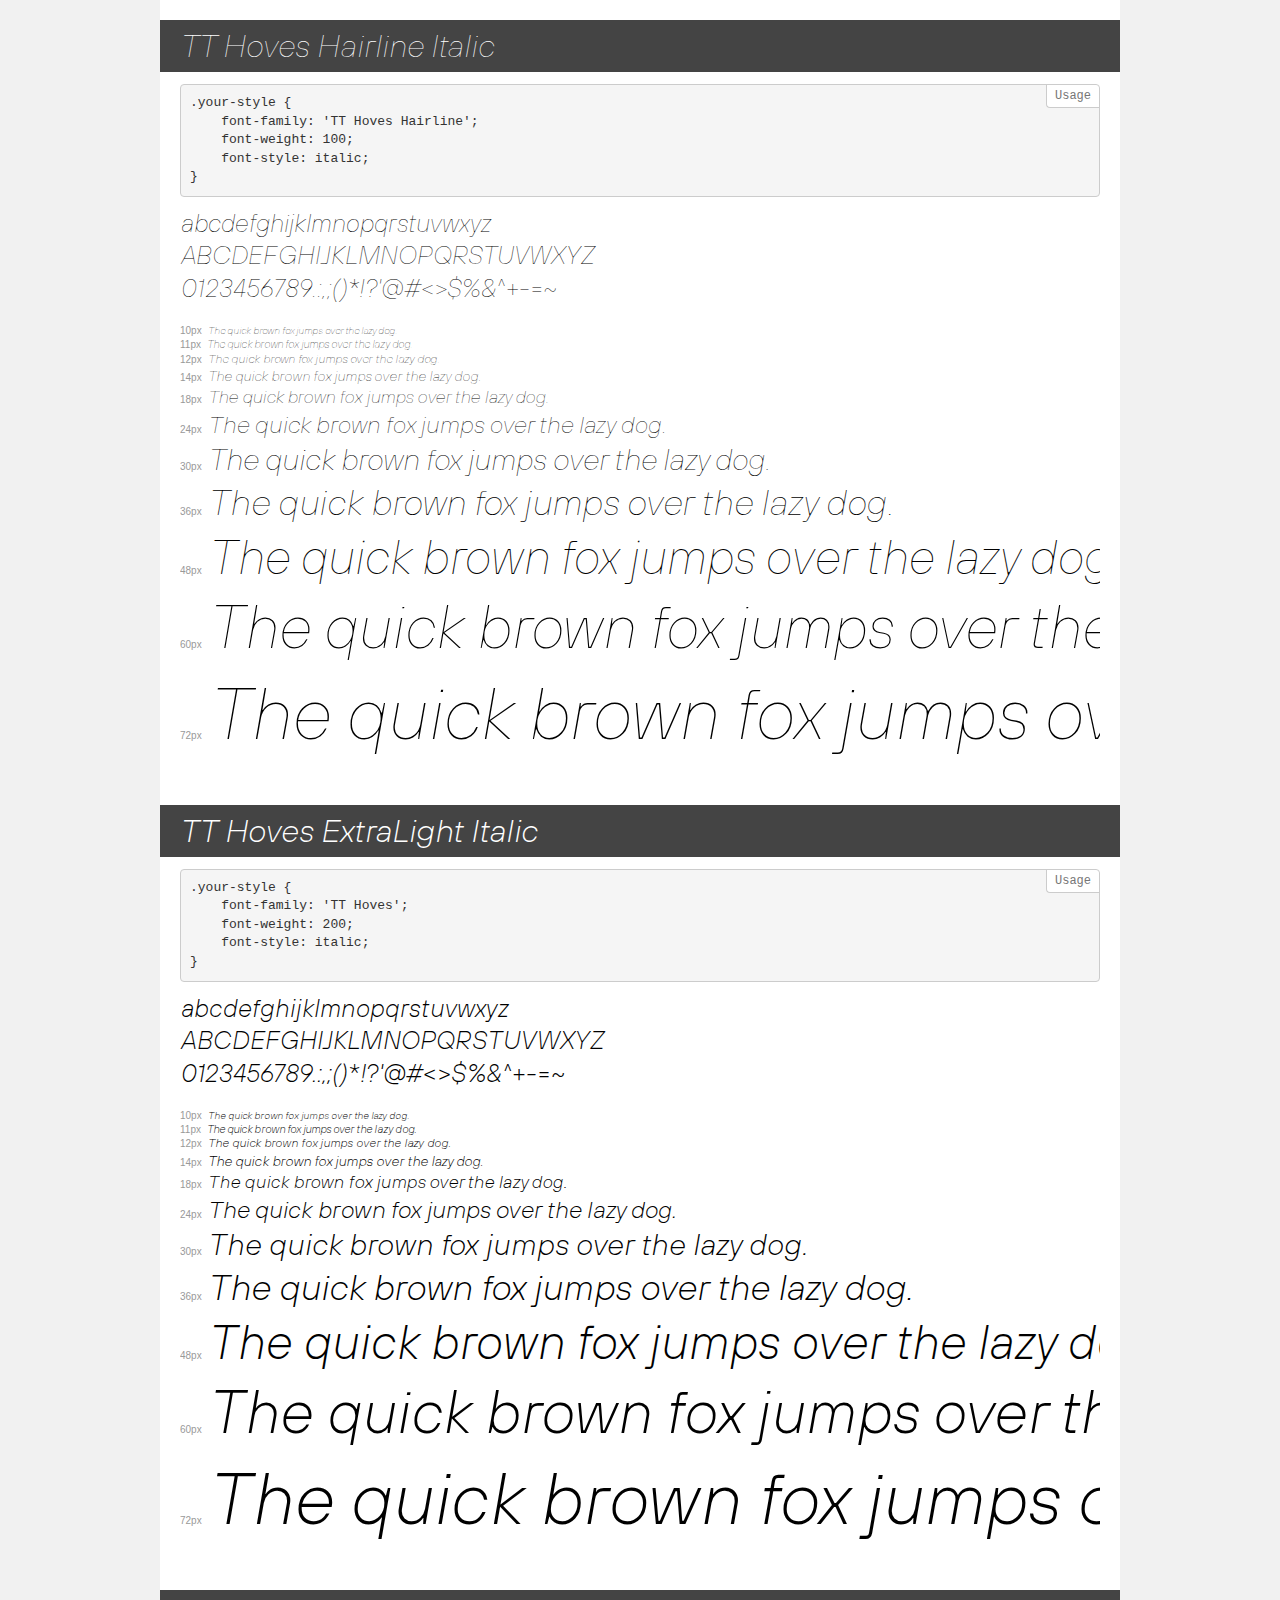
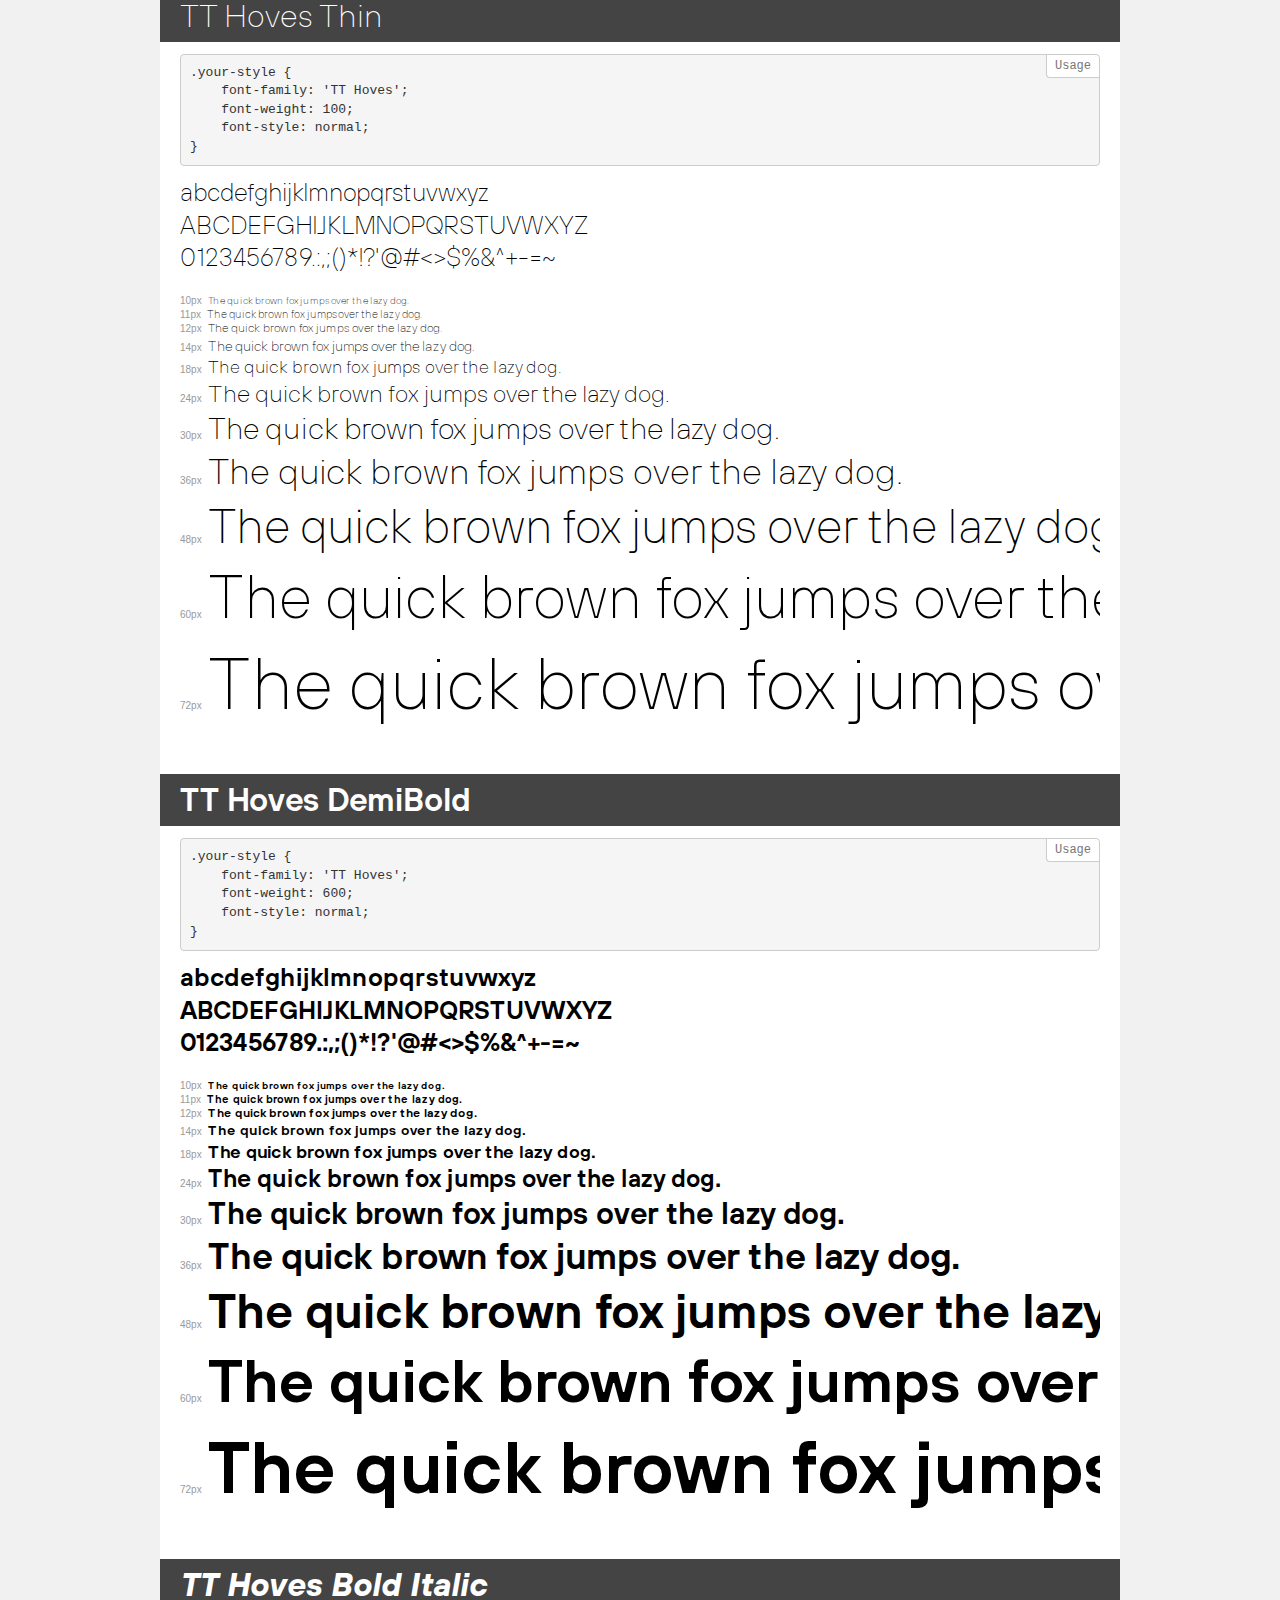
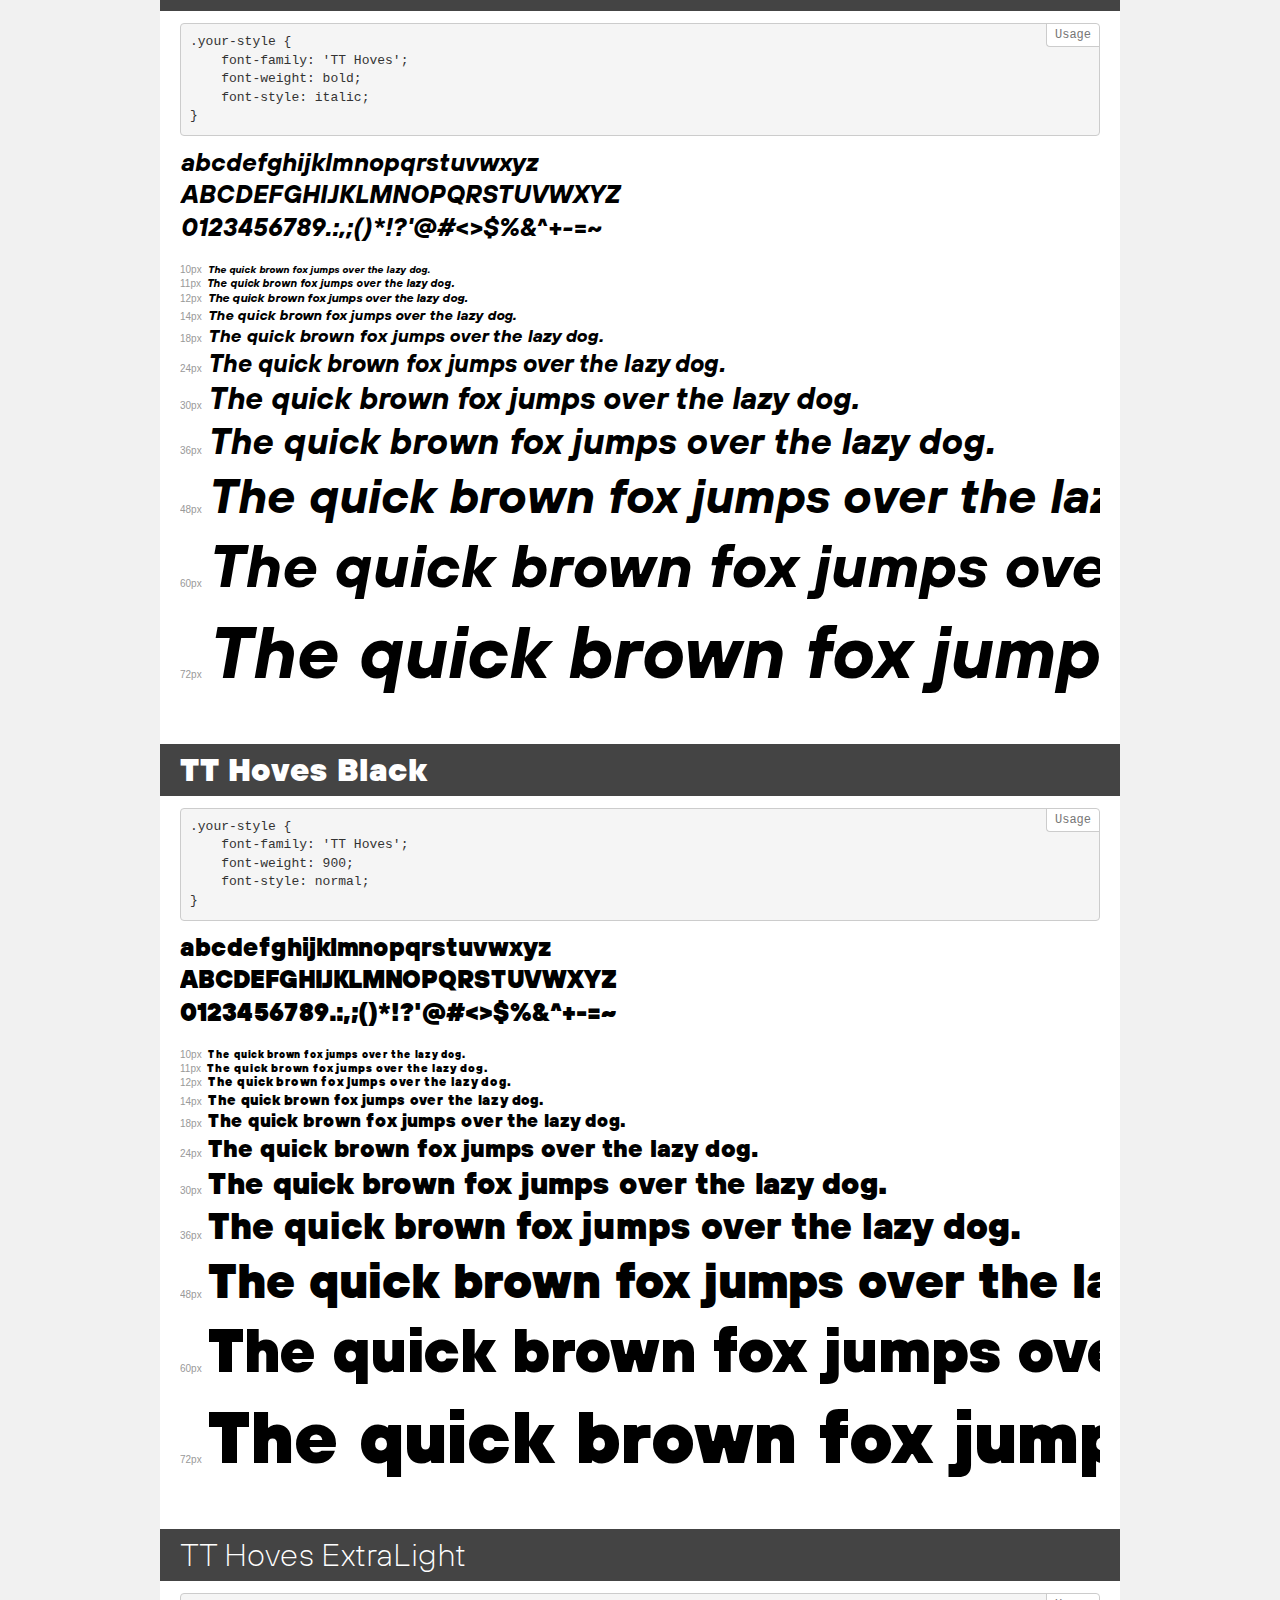
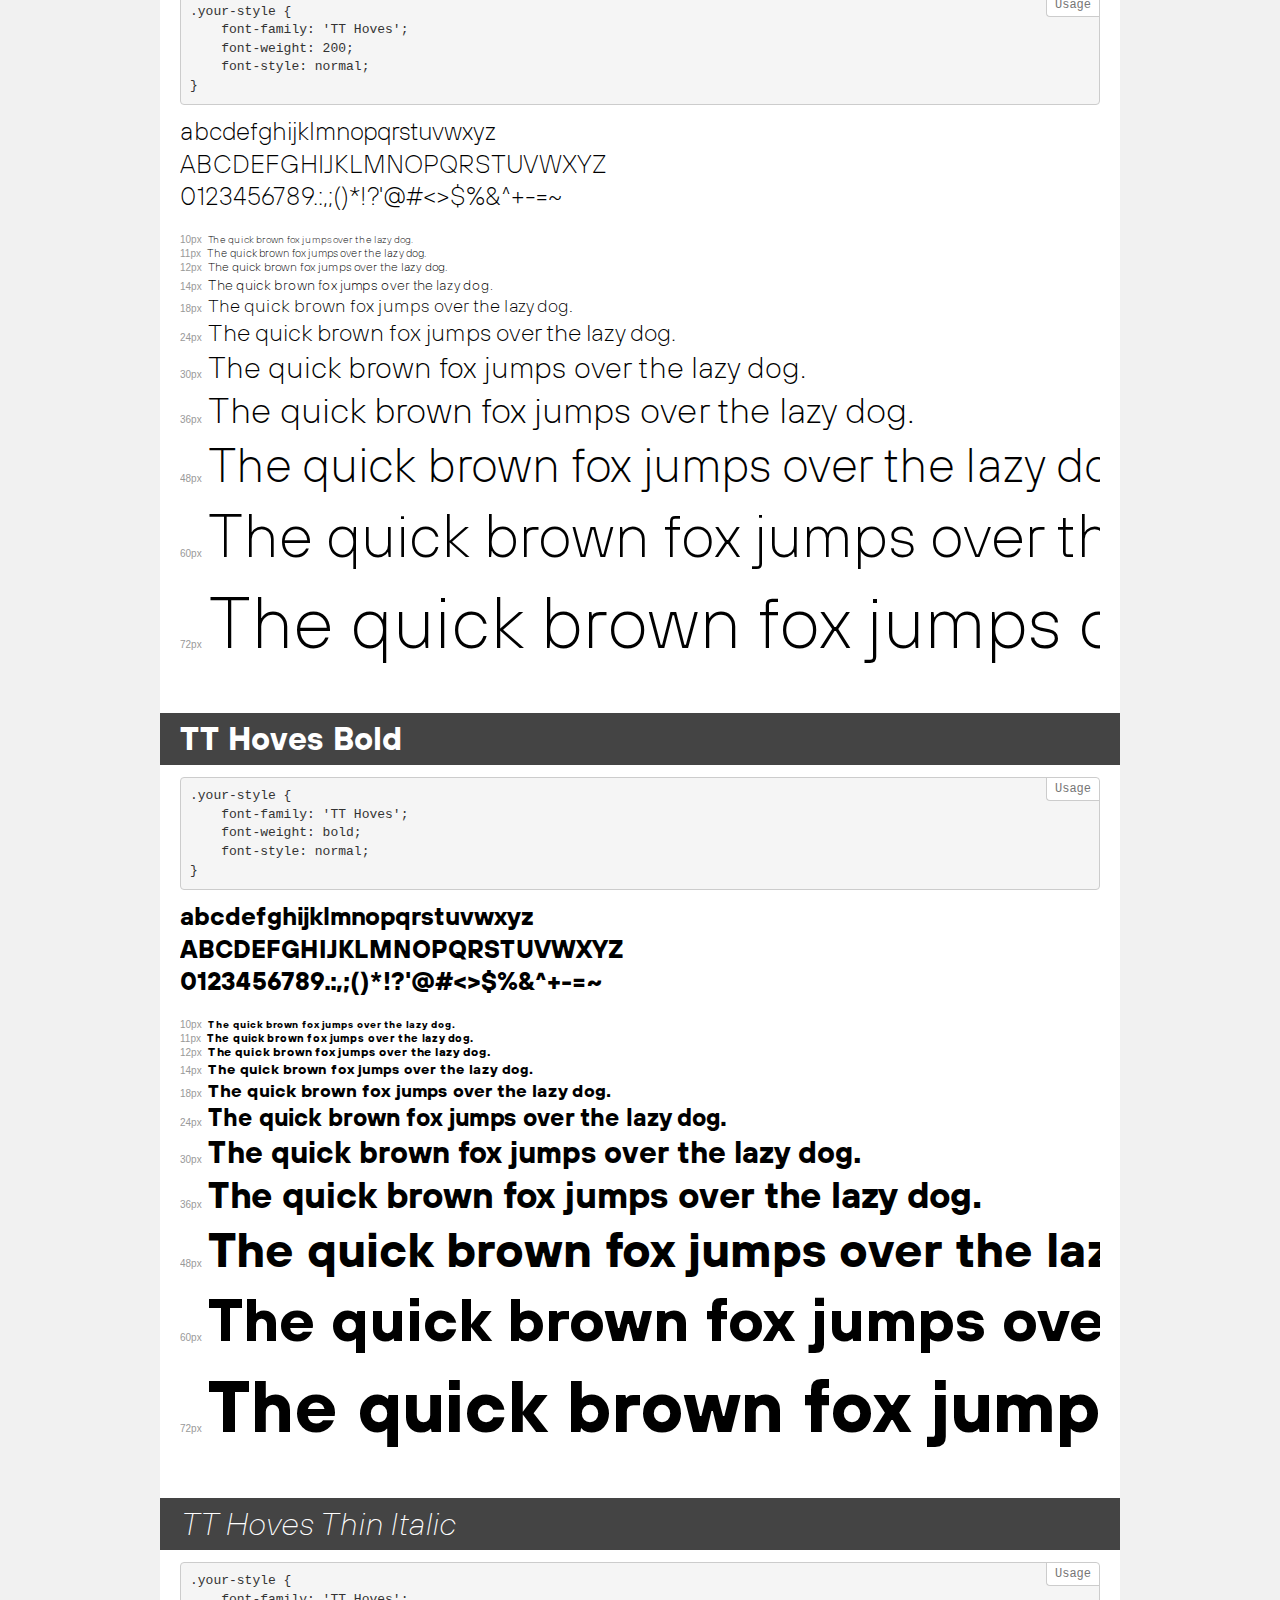
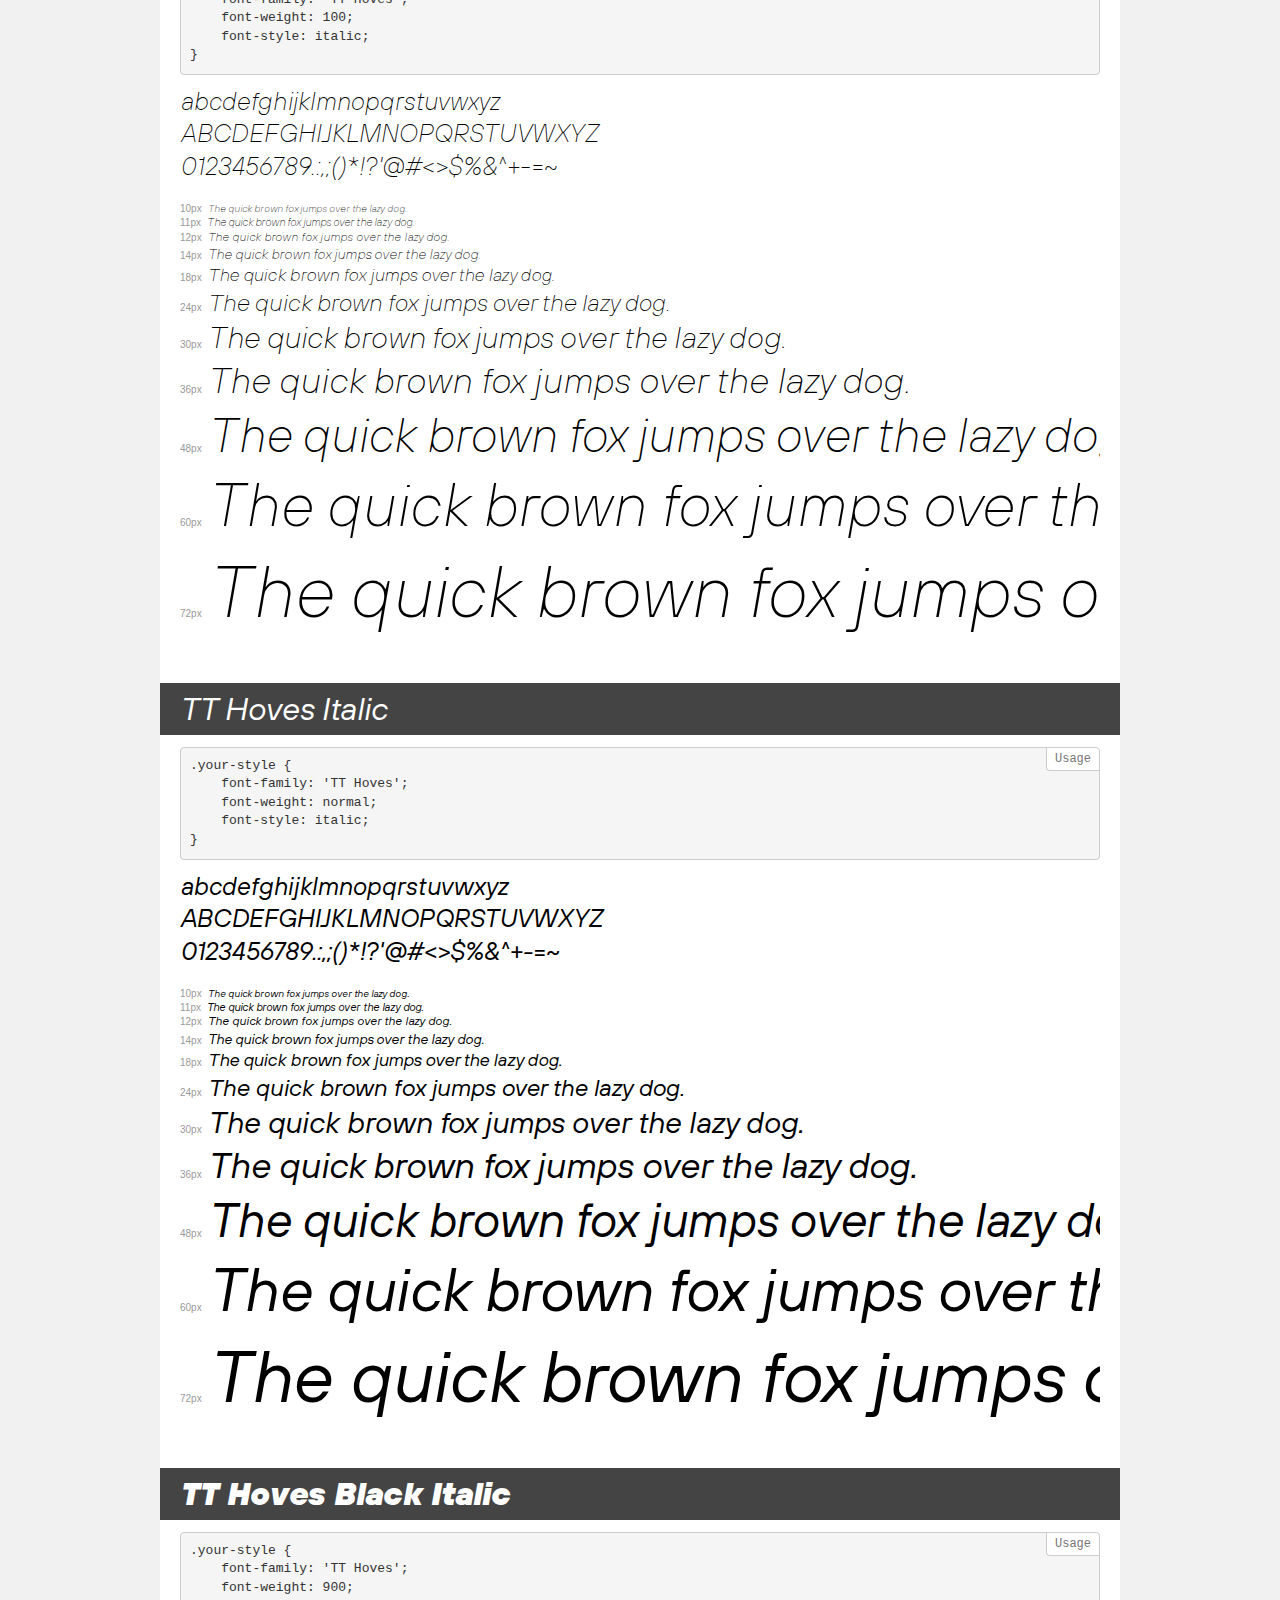
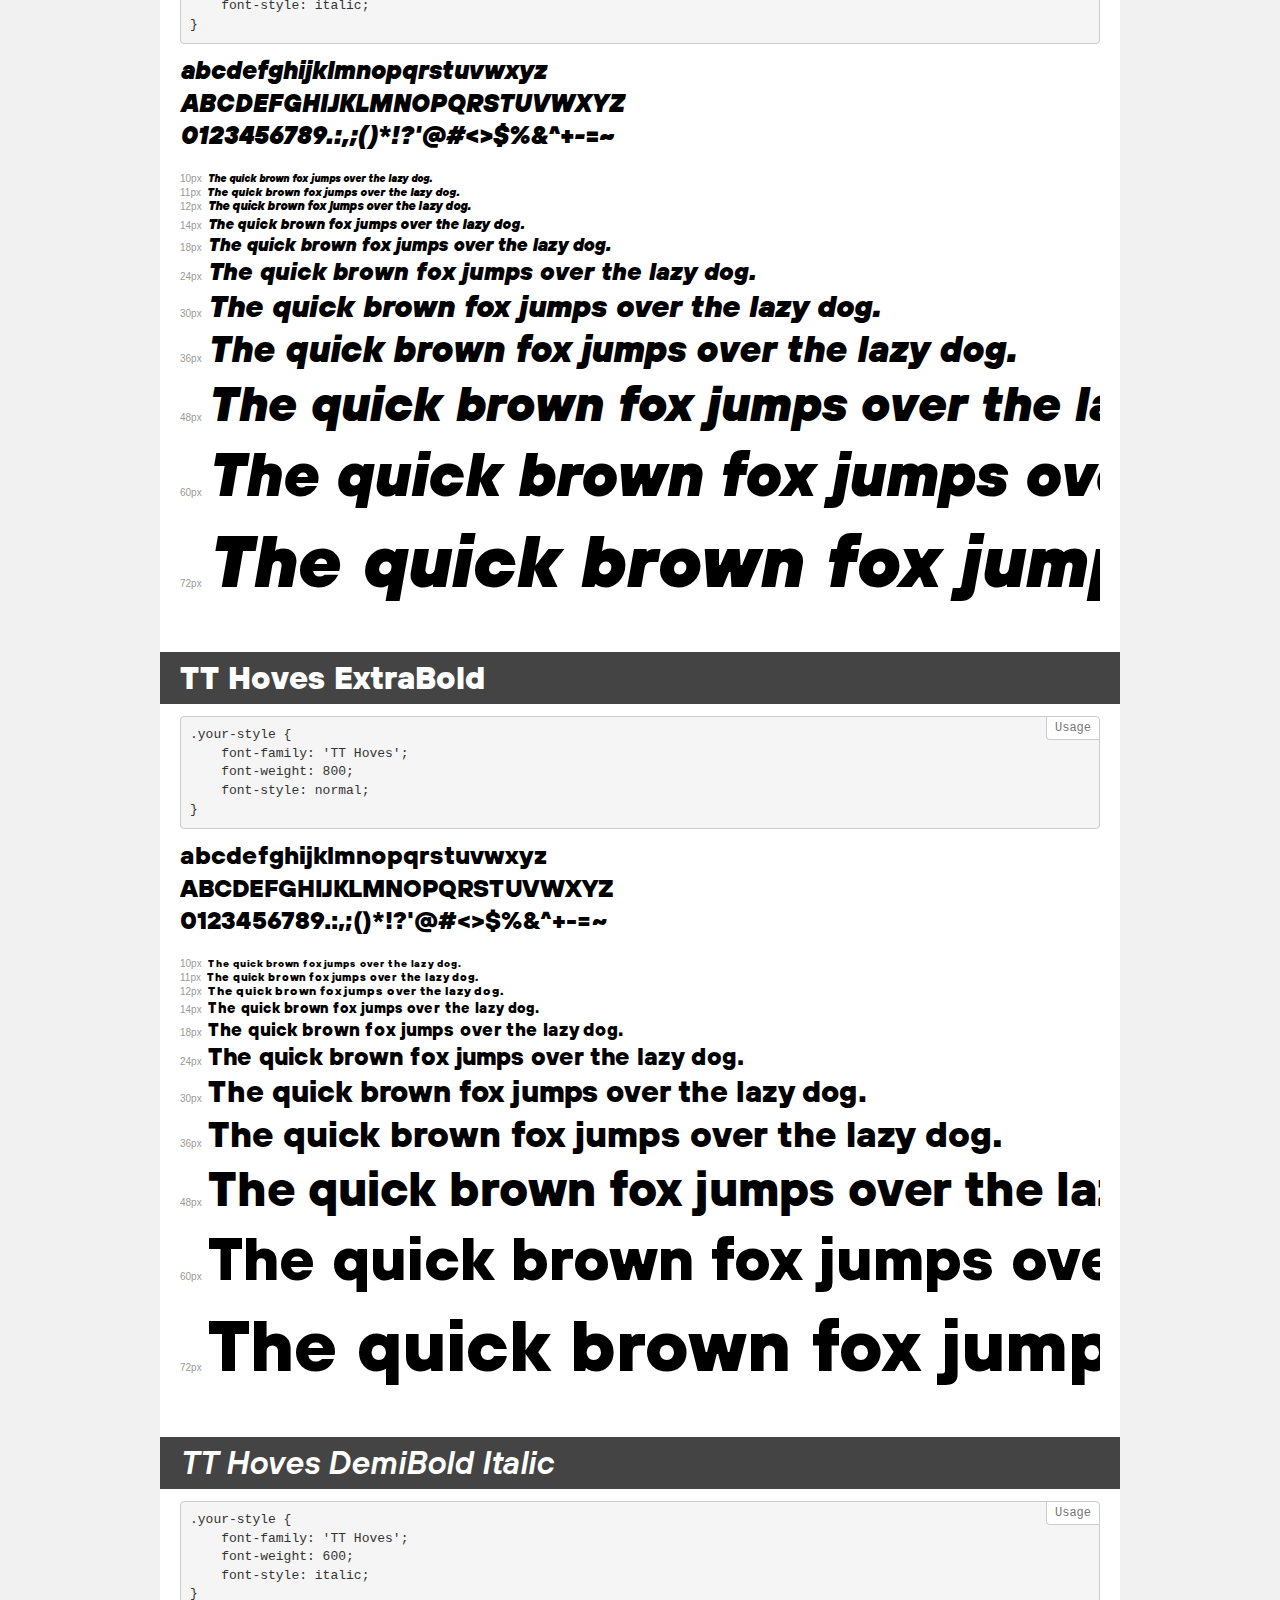
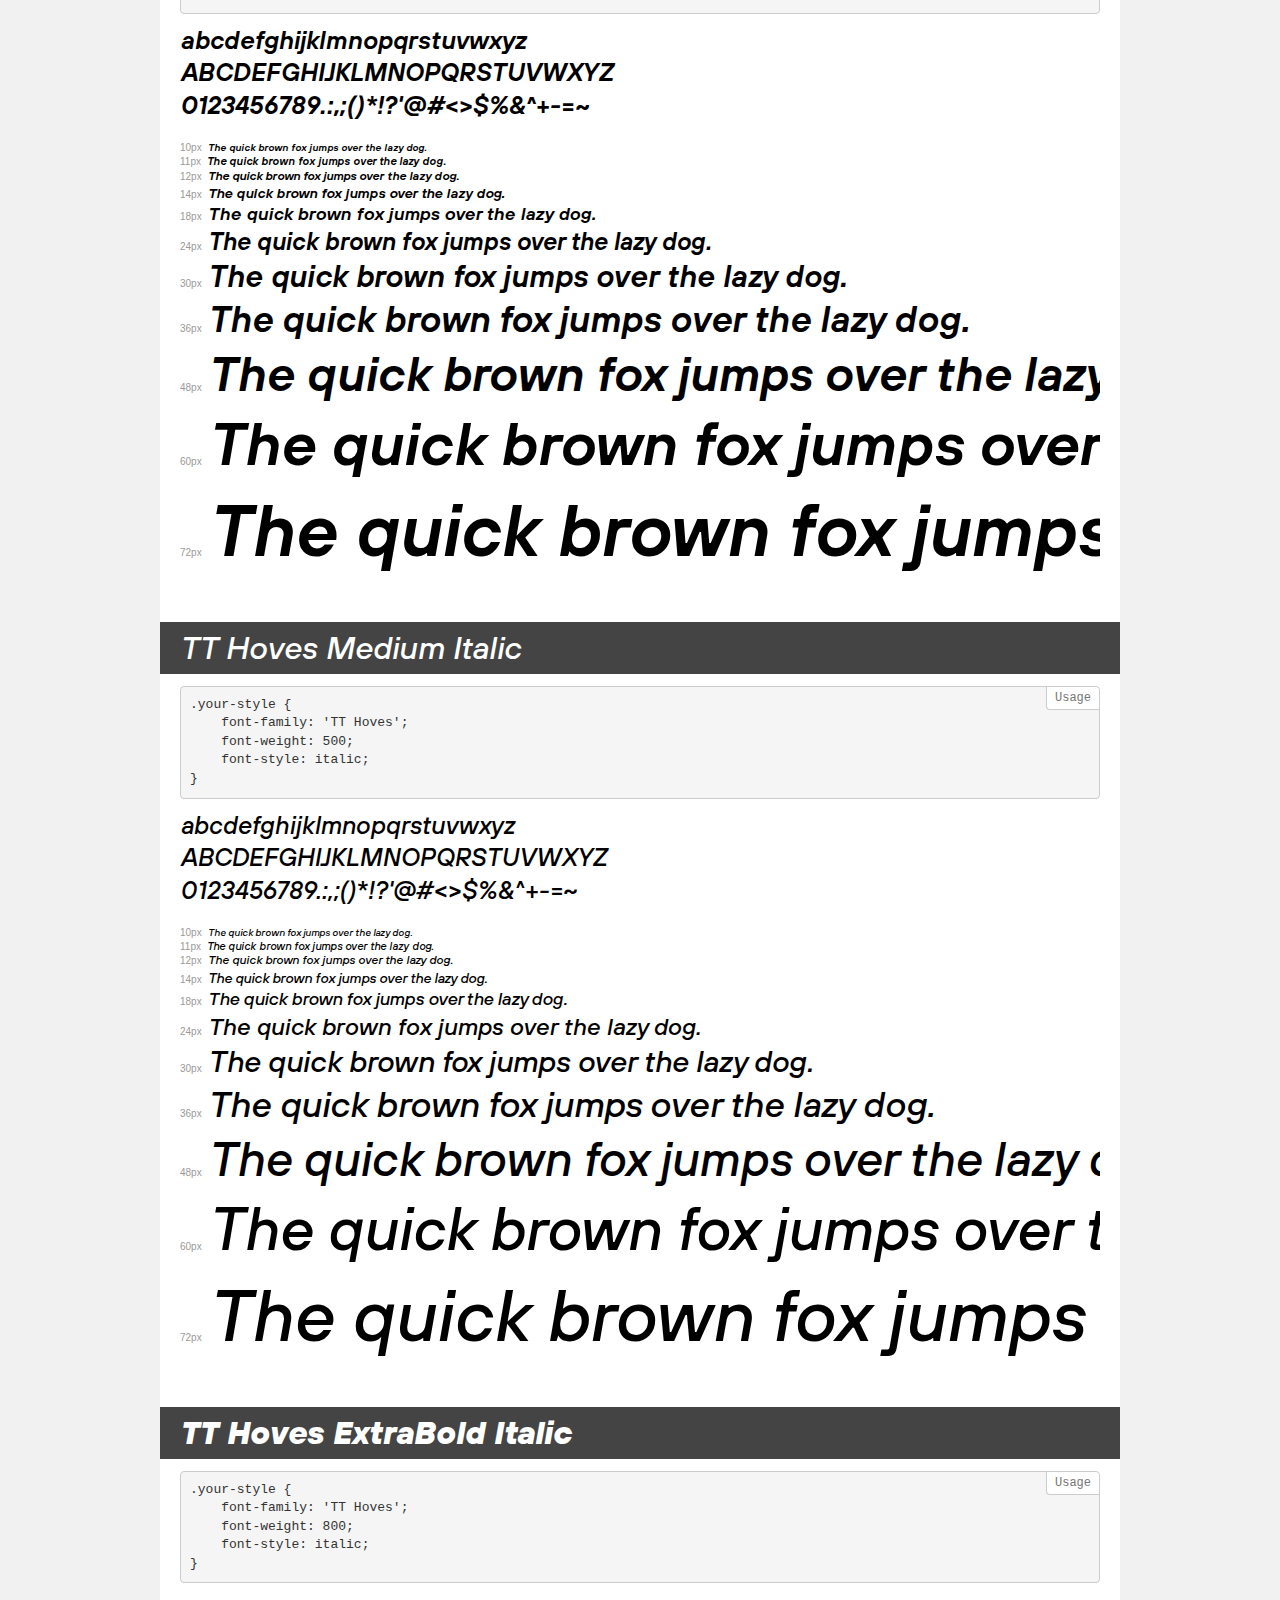
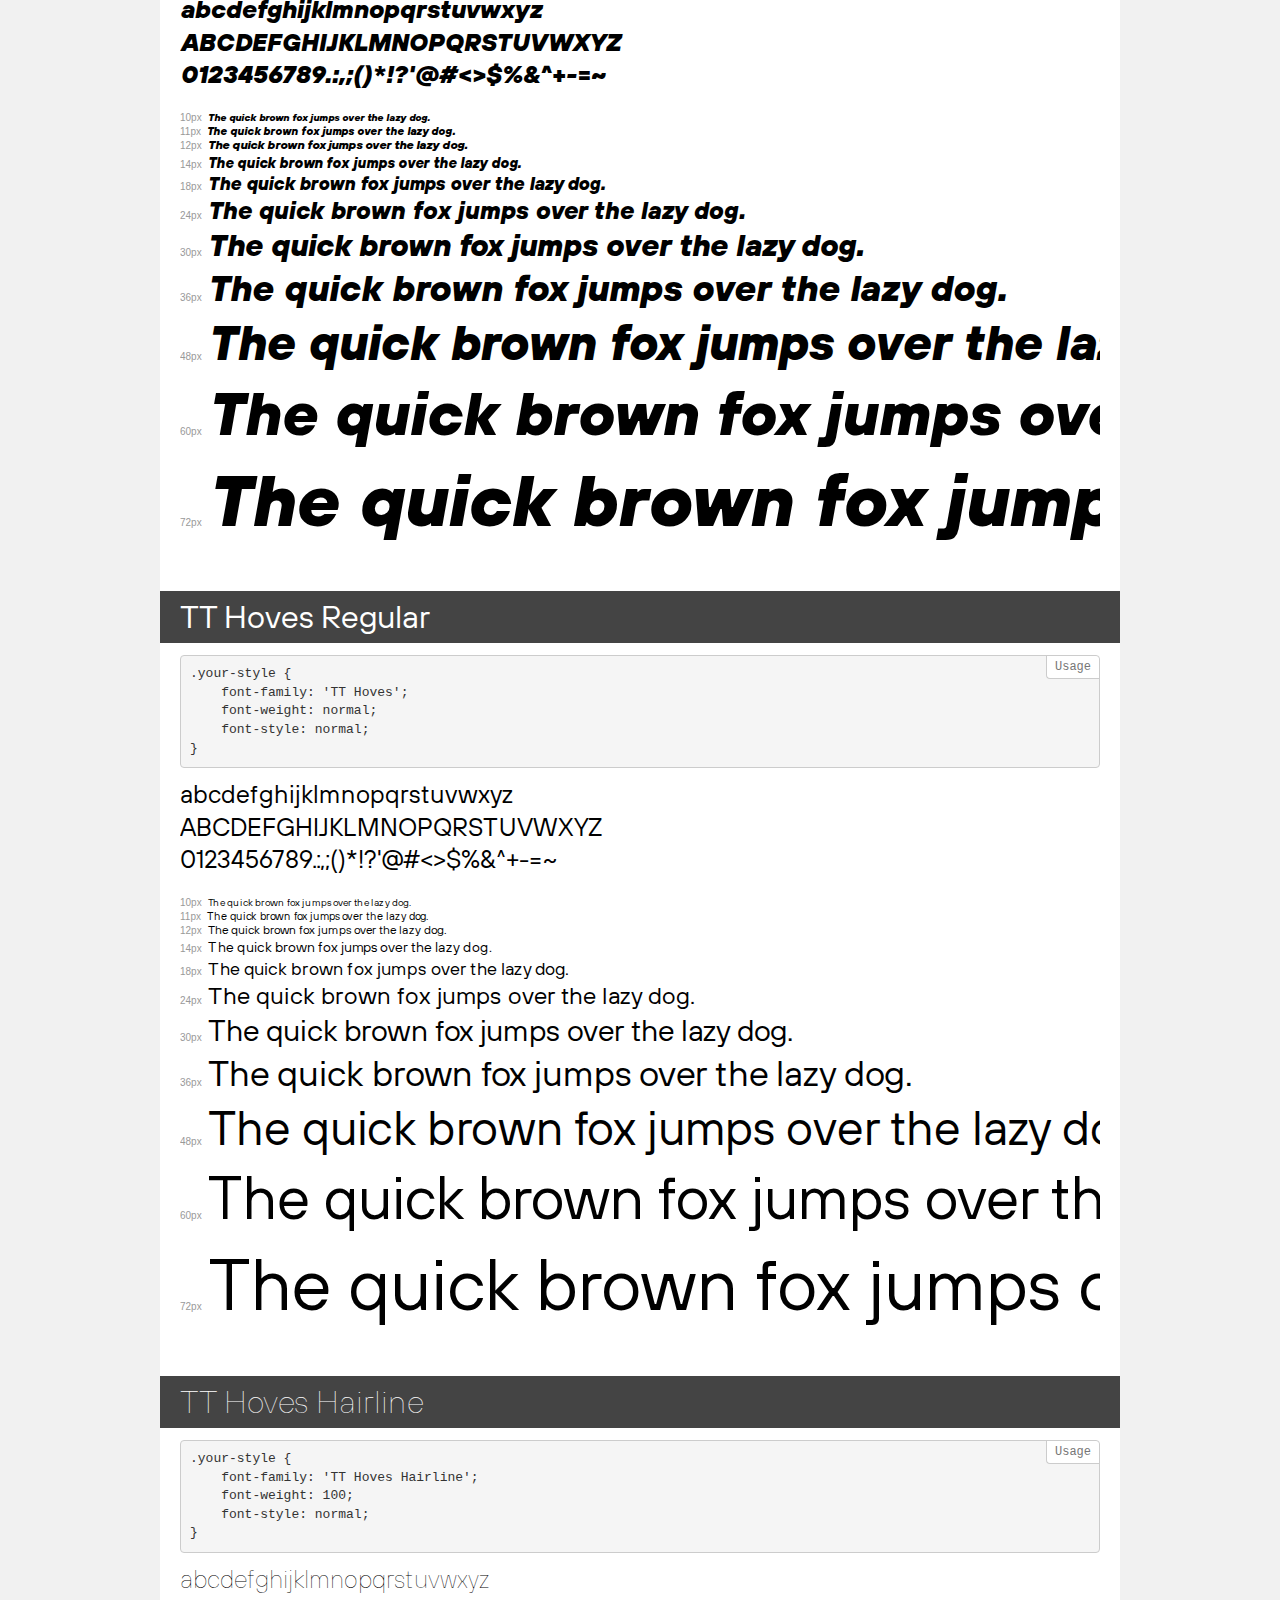
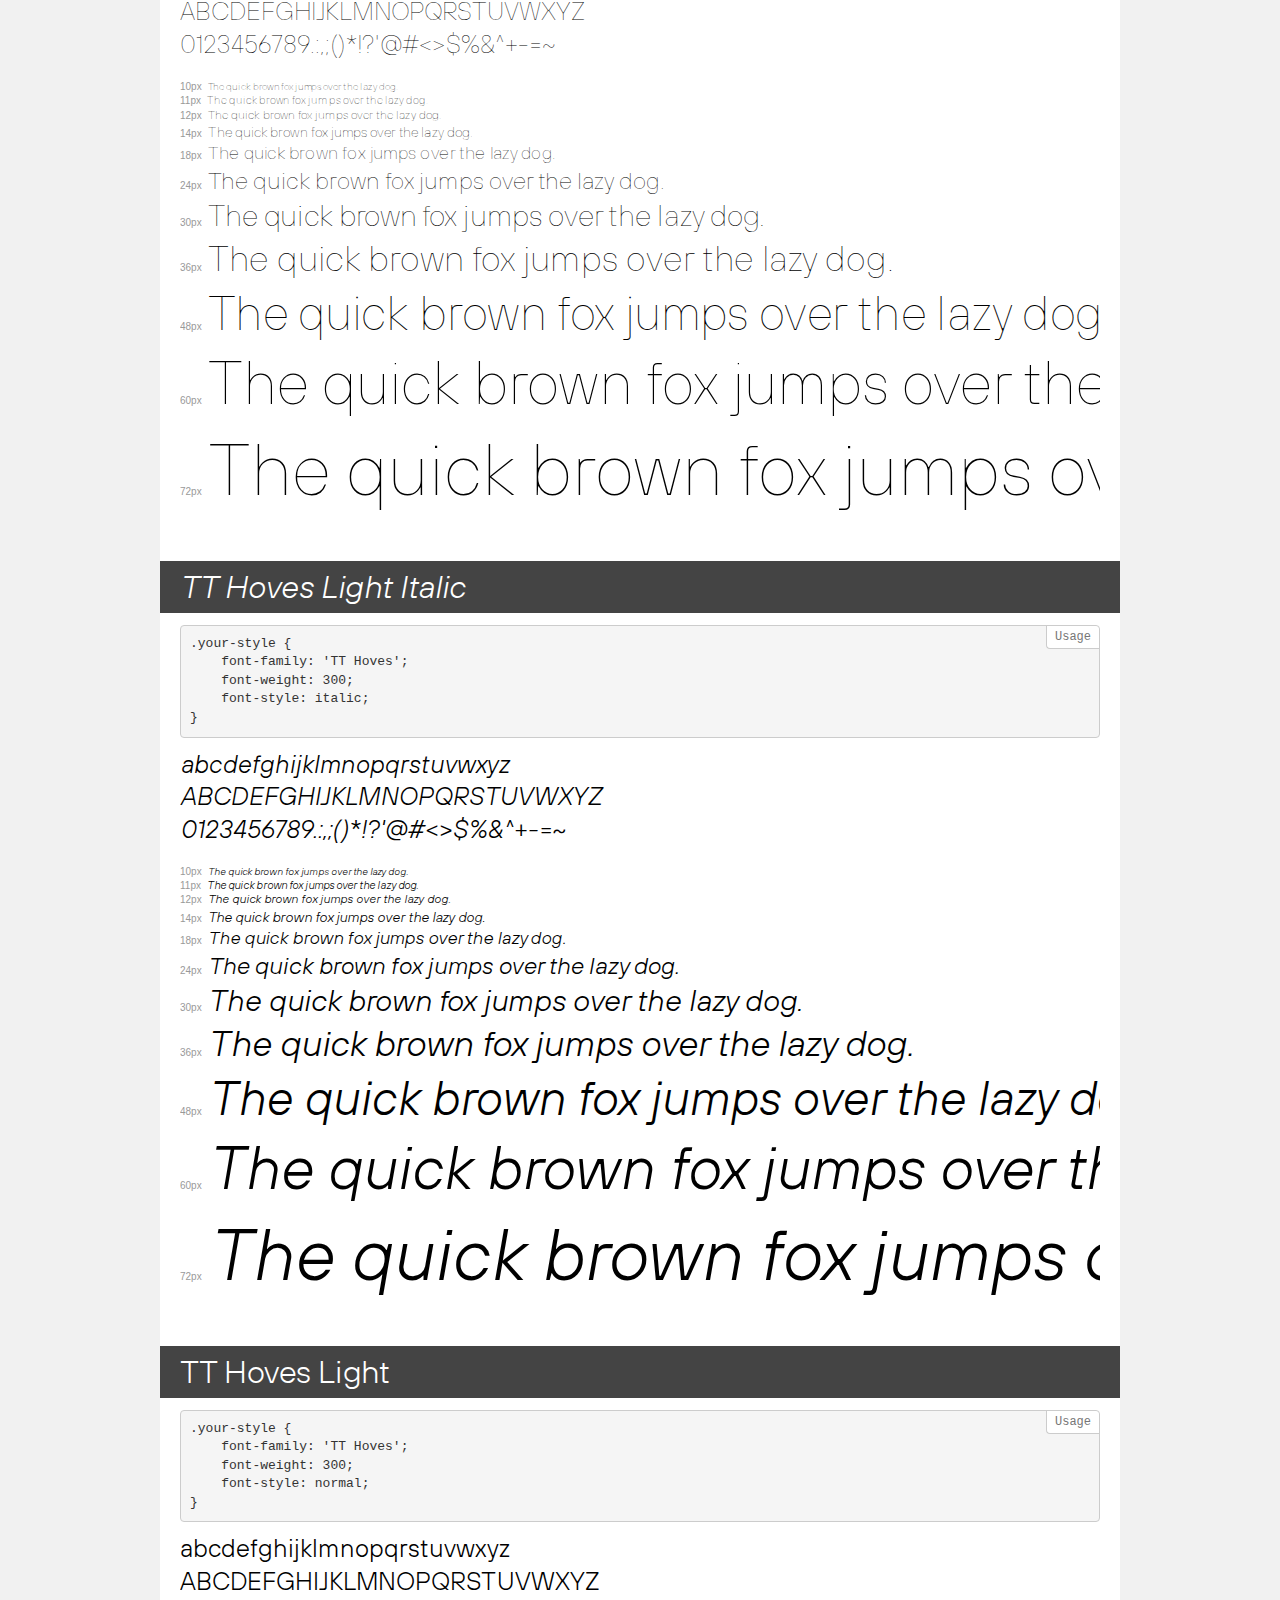
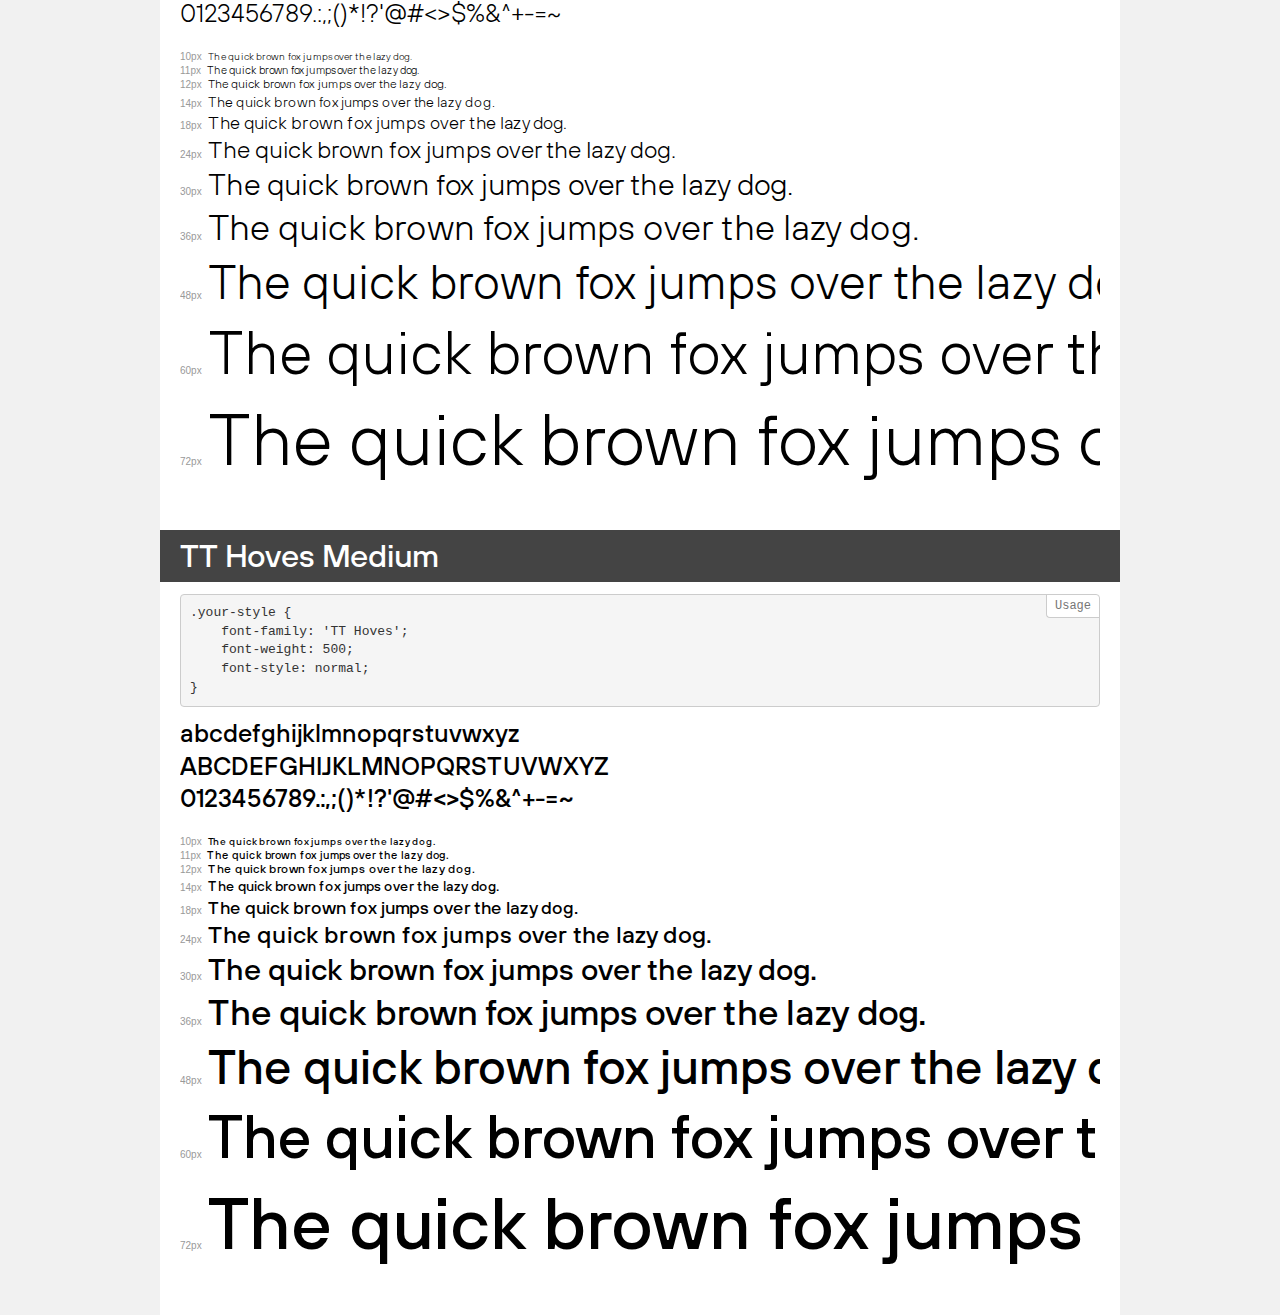
<file: app/fonts/demo.html>
<!DOCTYPE html>
<html>
<head>
    <meta charset="utf-8">
    <meta http-equiv="X-UA-Compatible" content="IE=edge">
    <meta name="viewport" content="width=device-width, initial-scale=1">
    <meta name="robots" content="noindex, noarchive">
    <meta name="format-detection" content="telephone=no">
    <title>Transfonter demo</title>
    <link href="stylesheet.css" rel="stylesheet">
    <style>
        /*
        http://meyerweb.com/eric/tools/css/reset/
        v2.0 | 20110126
        License: none (public domain)
        */
        html, body, div, span, applet, object, iframe,
        h1, h2, h3, h4, h5, h6, p, blockquote, pre,
        a, abbr, acronym, address, big, cite, code,
        del, dfn, em, img, ins, kbd, q, s, samp,
        small, strike, strong, sub, sup, tt, var,
        b, u, i, center,
        dl, dt, dd, ol, ul, li,
        fieldset, form, label, legend,
        table, caption, tbody, tfoot, thead, tr, th, td,
        article, aside, canvas, details, embed,
        figure, figcaption, footer, header, hgroup,
        menu, nav, output, ruby, section, summary,
        time, mark, audio, video {
            margin: 0;
            padding: 0;
            border: 0;
            font-size: 100%;
            font: inherit;
            vertical-align: baseline;
        }
        /* HTML5 display-role reset for older browsers */
        article, aside, details, figcaption, figure,
        footer, header, hgroup, menu, nav, section {
            display: block;
        }
        body {
            line-height: 1;
        }
        ol, ul {
            list-style: none;
        }
        blockquote, q {
            quotes: none;
        }
        blockquote:before, blockquote:after,
        q:before, q:after {
            content: '';
            content: none;
        }
        table {
            border-collapse: collapse;
            border-spacing: 0;
        }
        /* common styles */
        body {
            background: #f1f1f1;
            color: #000;
        }
        .page {
            background: #fff;
            width: 920px;
            margin: 0 auto;
            padding: 20px 20px 0 20px;
            overflow: hidden;
        }
        .font-container {
            overflow-x: auto;
            overflow-y: hidden;
            margin-bottom: 40px;
            line-height: 1.3;
            white-space: nowrap;
            padding-bottom: 5px;
        }
        h1 {
            position: relative;
            background: #444;
            font-size: 32px;
            color: #fff;
            padding: 10px 20px;
            margin: 0 -20px 12px -20px;
        }
        .letters {
            font-size: 25px;
            margin-bottom: 20px;
        }
        .s10:before {
            content: '10px';
        }
        .s11:before {
            content: '11px';
        }
        .s12:before {
            content: '12px';
        }
        .s14:before {
            content: '14px';
        }
        .s18:before {
            content: '18px';
        }
        .s24:before {
            content: '24px';
        }
        .s30:before {
            content: '30px';
        }
        .s36:before {
            content: '36px';
        }
        .s48:before {
            content: '48px';
        }
        .s60:before {
            content: '60px';
        }
        .s72:before {
            content: '72px';
        }
        .s10:before, .s11:before, .s12:before, .s14:before,
        .s18:before, .s24:before, .s30:before, .s36:before,
        .s48:before, .s60:before, .s72:before {
            font-family: Arial, sans-serif;
            font-size: 10px;
            font-weight: normal;
            font-style: normal;
            color: #999;
            padding-right: 6px;
        }
        pre {
            display: block;
            position: relative;
            padding: 9px;
            margin: 0 0 10px;
            font-family: Monaco, Menlo, Consolas, "Courier New", monospace !important;
            font-size: 13px;
            line-height: 1.428571429;
            color: #333;
            font-weight: normal !important;
            font-style: normal !important;
            background-color: #f5f5f5;
            border: 1px solid #ccc;
            overflow-x: auto;
            border-radius: 4px;
        }
        pre:after {
            display: block;
            position: absolute;
            right: 0;
            top: 0;
            content: 'Usage';
            line-height: 1;
            padding: 5px 8px;
            font-size: 12px;
            color: #767676;
            background-color: #fff;
            border: 1px solid #ccc;
            border-right: none;
            border-top: none;
            border-radius: 0 4px 0 4px;
            z-index: 10;
        }
        /* responsive */
        @media (max-width: 959px) {
            .page {
                width: auto;
                margin: 0;
            }
        }
    </style>
</head>
<body>
<div class="page">
    <div class="demo" style="font-family: 'TT Hoves Hairline'; font-weight: 100; font-style: italic;">
        <h1>TT Hoves Hairline Italic</h1>
        <pre>.your-style {
    font-family: 'TT Hoves Hairline';
    font-weight: 100;
    font-style: italic;
}</pre>
        <div class="font-container">
            <p class="letters">
                abcdefghijklmnopqrstuvwxyz<br>
ABCDEFGHIJKLMNOPQRSTUVWXYZ<br>
                0123456789.:,;()*!?'@#<>$%&^+-=~
            </p>
            <p class="s10" style="font-size: 10px;">The quick brown fox jumps over the lazy dog.</p>
            <p class="s11" style="font-size: 11px;">The quick brown fox jumps over the lazy dog.</p>
            <p class="s12" style="font-size: 12px;">The quick brown fox jumps over the lazy dog.</p>
            <p class="s14" style="font-size: 14px;">The quick brown fox jumps over the lazy dog.</p>
            <p class="s18" style="font-size: 18px;">The quick brown fox jumps over the lazy dog.</p>
            <p class="s24" style="font-size: 24px;">The quick brown fox jumps over the lazy dog.</p>
            <p class="s30" style="font-size: 30px;">The quick brown fox jumps over the lazy dog.</p>
            <p class="s36" style="font-size: 36px;">The quick brown fox jumps over the lazy dog.</p>
            <p class="s48" style="font-size: 48px;">The quick brown fox jumps over the lazy dog.</p>
            <p class="s60" style="font-size: 60px;">The quick brown fox jumps over the lazy dog.</p>
            <p class="s72" style="font-size: 72px;">The quick brown fox jumps over the lazy dog.</p>
        </div>
    </div>
    <div class="demo" style="font-family: 'TT Hoves'; font-weight: 200; font-style: italic;">
        <h1>TT Hoves ExtraLight Italic</h1>
        <pre>.your-style {
    font-family: 'TT Hoves';
    font-weight: 200;
    font-style: italic;
}</pre>
        <div class="font-container">
            <p class="letters">
                abcdefghijklmnopqrstuvwxyz<br>
ABCDEFGHIJKLMNOPQRSTUVWXYZ<br>
                0123456789.:,;()*!?'@#<>$%&^+-=~
            </p>
            <p class="s10" style="font-size: 10px;">The quick brown fox jumps over the lazy dog.</p>
            <p class="s11" style="font-size: 11px;">The quick brown fox jumps over the lazy dog.</p>
            <p class="s12" style="font-size: 12px;">The quick brown fox jumps over the lazy dog.</p>
            <p class="s14" style="font-size: 14px;">The quick brown fox jumps over the lazy dog.</p>
            <p class="s18" style="font-size: 18px;">The quick brown fox jumps over the lazy dog.</p>
            <p class="s24" style="font-size: 24px;">The quick brown fox jumps over the lazy dog.</p>
            <p class="s30" style="font-size: 30px;">The quick brown fox jumps over the lazy dog.</p>
            <p class="s36" style="font-size: 36px;">The quick brown fox jumps over the lazy dog.</p>
            <p class="s48" style="font-size: 48px;">The quick brown fox jumps over the lazy dog.</p>
            <p class="s60" style="font-size: 60px;">The quick brown fox jumps over the lazy dog.</p>
            <p class="s72" style="font-size: 72px;">The quick brown fox jumps over the lazy dog.</p>
        </div>
    </div>
    <div class="demo" style="font-family: 'TT Hoves'; font-weight: 100; font-style: normal;">
        <h1>TT Hoves Thin</h1>
        <pre>.your-style {
    font-family: 'TT Hoves';
    font-weight: 100;
    font-style: normal;
}</pre>
        <div class="font-container">
            <p class="letters">
                abcdefghijklmnopqrstuvwxyz<br>
ABCDEFGHIJKLMNOPQRSTUVWXYZ<br>
                0123456789.:,;()*!?'@#<>$%&^+-=~
            </p>
            <p class="s10" style="font-size: 10px;">The quick brown fox jumps over the lazy dog.</p>
            <p class="s11" style="font-size: 11px;">The quick brown fox jumps over the lazy dog.</p>
            <p class="s12" style="font-size: 12px;">The quick brown fox jumps over the lazy dog.</p>
            <p class="s14" style="font-size: 14px;">The quick brown fox jumps over the lazy dog.</p>
            <p class="s18" style="font-size: 18px;">The quick brown fox jumps over the lazy dog.</p>
            <p class="s24" style="font-size: 24px;">The quick brown fox jumps over the lazy dog.</p>
            <p class="s30" style="font-size: 30px;">The quick brown fox jumps over the lazy dog.</p>
            <p class="s36" style="font-size: 36px;">The quick brown fox jumps over the lazy dog.</p>
            <p class="s48" style="font-size: 48px;">The quick brown fox jumps over the lazy dog.</p>
            <p class="s60" style="font-size: 60px;">The quick brown fox jumps over the lazy dog.</p>
            <p class="s72" style="font-size: 72px;">The quick brown fox jumps over the lazy dog.</p>
        </div>
    </div>
    <div class="demo" style="font-family: 'TT Hoves'; font-weight: 600; font-style: normal;">
        <h1>TT Hoves DemiBold</h1>
        <pre>.your-style {
    font-family: 'TT Hoves';
    font-weight: 600;
    font-style: normal;
}</pre>
        <div class="font-container">
            <p class="letters">
                abcdefghijklmnopqrstuvwxyz<br>
ABCDEFGHIJKLMNOPQRSTUVWXYZ<br>
                0123456789.:,;()*!?'@#<>$%&^+-=~
            </p>
            <p class="s10" style="font-size: 10px;">The quick brown fox jumps over the lazy dog.</p>
            <p class="s11" style="font-size: 11px;">The quick brown fox jumps over the lazy dog.</p>
            <p class="s12" style="font-size: 12px;">The quick brown fox jumps over the lazy dog.</p>
            <p class="s14" style="font-size: 14px;">The quick brown fox jumps over the lazy dog.</p>
            <p class="s18" style="font-size: 18px;">The quick brown fox jumps over the lazy dog.</p>
            <p class="s24" style="font-size: 24px;">The quick brown fox jumps over the lazy dog.</p>
            <p class="s30" style="font-size: 30px;">The quick brown fox jumps over the lazy dog.</p>
            <p class="s36" style="font-size: 36px;">The quick brown fox jumps over the lazy dog.</p>
            <p class="s48" style="font-size: 48px;">The quick brown fox jumps over the lazy dog.</p>
            <p class="s60" style="font-size: 60px;">The quick brown fox jumps over the lazy dog.</p>
            <p class="s72" style="font-size: 72px;">The quick brown fox jumps over the lazy dog.</p>
        </div>
    </div>
    <div class="demo" style="font-family: 'TT Hoves'; font-weight: bold; font-style: italic;">
        <h1>TT Hoves Bold Italic</h1>
        <pre>.your-style {
    font-family: 'TT Hoves';
    font-weight: bold;
    font-style: italic;
}</pre>
        <div class="font-container">
            <p class="letters">
                abcdefghijklmnopqrstuvwxyz<br>
ABCDEFGHIJKLMNOPQRSTUVWXYZ<br>
                0123456789.:,;()*!?'@#<>$%&^+-=~
            </p>
            <p class="s10" style="font-size: 10px;">The quick brown fox jumps over the lazy dog.</p>
            <p class="s11" style="font-size: 11px;">The quick brown fox jumps over the lazy dog.</p>
            <p class="s12" style="font-size: 12px;">The quick brown fox jumps over the lazy dog.</p>
            <p class="s14" style="font-size: 14px;">The quick brown fox jumps over the lazy dog.</p>
            <p class="s18" style="font-size: 18px;">The quick brown fox jumps over the lazy dog.</p>
            <p class="s24" style="font-size: 24px;">The quick brown fox jumps over the lazy dog.</p>
            <p class="s30" style="font-size: 30px;">The quick brown fox jumps over the lazy dog.</p>
            <p class="s36" style="font-size: 36px;">The quick brown fox jumps over the lazy dog.</p>
            <p class="s48" style="font-size: 48px;">The quick brown fox jumps over the lazy dog.</p>
            <p class="s60" style="font-size: 60px;">The quick brown fox jumps over the lazy dog.</p>
            <p class="s72" style="font-size: 72px;">The quick brown fox jumps over the lazy dog.</p>
        </div>
    </div>
    <div class="demo" style="font-family: 'TT Hoves'; font-weight: 900; font-style: normal;">
        <h1>TT Hoves Black</h1>
        <pre>.your-style {
    font-family: 'TT Hoves';
    font-weight: 900;
    font-style: normal;
}</pre>
        <div class="font-container">
            <p class="letters">
                abcdefghijklmnopqrstuvwxyz<br>
ABCDEFGHIJKLMNOPQRSTUVWXYZ<br>
                0123456789.:,;()*!?'@#<>$%&^+-=~
            </p>
            <p class="s10" style="font-size: 10px;">The quick brown fox jumps over the lazy dog.</p>
            <p class="s11" style="font-size: 11px;">The quick brown fox jumps over the lazy dog.</p>
            <p class="s12" style="font-size: 12px;">The quick brown fox jumps over the lazy dog.</p>
            <p class="s14" style="font-size: 14px;">The quick brown fox jumps over the lazy dog.</p>
            <p class="s18" style="font-size: 18px;">The quick brown fox jumps over the lazy dog.</p>
            <p class="s24" style="font-size: 24px;">The quick brown fox jumps over the lazy dog.</p>
            <p class="s30" style="font-size: 30px;">The quick brown fox jumps over the lazy dog.</p>
            <p class="s36" style="font-size: 36px;">The quick brown fox jumps over the lazy dog.</p>
            <p class="s48" style="font-size: 48px;">The quick brown fox jumps over the lazy dog.</p>
            <p class="s60" style="font-size: 60px;">The quick brown fox jumps over the lazy dog.</p>
            <p class="s72" style="font-size: 72px;">The quick brown fox jumps over the lazy dog.</p>
        </div>
    </div>
    <div class="demo" style="font-family: 'TT Hoves'; font-weight: 200; font-style: normal;">
        <h1>TT Hoves ExtraLight</h1>
        <pre>.your-style {
    font-family: 'TT Hoves';
    font-weight: 200;
    font-style: normal;
}</pre>
        <div class="font-container">
            <p class="letters">
                abcdefghijklmnopqrstuvwxyz<br>
ABCDEFGHIJKLMNOPQRSTUVWXYZ<br>
                0123456789.:,;()*!?'@#<>$%&^+-=~
            </p>
            <p class="s10" style="font-size: 10px;">The quick brown fox jumps over the lazy dog.</p>
            <p class="s11" style="font-size: 11px;">The quick brown fox jumps over the lazy dog.</p>
            <p class="s12" style="font-size: 12px;">The quick brown fox jumps over the lazy dog.</p>
            <p class="s14" style="font-size: 14px;">The quick brown fox jumps over the lazy dog.</p>
            <p class="s18" style="font-size: 18px;">The quick brown fox jumps over the lazy dog.</p>
            <p class="s24" style="font-size: 24px;">The quick brown fox jumps over the lazy dog.</p>
            <p class="s30" style="font-size: 30px;">The quick brown fox jumps over the lazy dog.</p>
            <p class="s36" style="font-size: 36px;">The quick brown fox jumps over the lazy dog.</p>
            <p class="s48" style="font-size: 48px;">The quick brown fox jumps over the lazy dog.</p>
            <p class="s60" style="font-size: 60px;">The quick brown fox jumps over the lazy dog.</p>
            <p class="s72" style="font-size: 72px;">The quick brown fox jumps over the lazy dog.</p>
        </div>
    </div>
    <div class="demo" style="font-family: 'TT Hoves'; font-weight: bold; font-style: normal;">
        <h1>TT Hoves Bold</h1>
        <pre>.your-style {
    font-family: 'TT Hoves';
    font-weight: bold;
    font-style: normal;
}</pre>
        <div class="font-container">
            <p class="letters">
                abcdefghijklmnopqrstuvwxyz<br>
ABCDEFGHIJKLMNOPQRSTUVWXYZ<br>
                0123456789.:,;()*!?'@#<>$%&^+-=~
            </p>
            <p class="s10" style="font-size: 10px;">The quick brown fox jumps over the lazy dog.</p>
            <p class="s11" style="font-size: 11px;">The quick brown fox jumps over the lazy dog.</p>
            <p class="s12" style="font-size: 12px;">The quick brown fox jumps over the lazy dog.</p>
            <p class="s14" style="font-size: 14px;">The quick brown fox jumps over the lazy dog.</p>
            <p class="s18" style="font-size: 18px;">The quick brown fox jumps over the lazy dog.</p>
            <p class="s24" style="font-size: 24px;">The quick brown fox jumps over the lazy dog.</p>
            <p class="s30" style="font-size: 30px;">The quick brown fox jumps over the lazy dog.</p>
            <p class="s36" style="font-size: 36px;">The quick brown fox jumps over the lazy dog.</p>
            <p class="s48" style="font-size: 48px;">The quick brown fox jumps over the lazy dog.</p>
            <p class="s60" style="font-size: 60px;">The quick brown fox jumps over the lazy dog.</p>
            <p class="s72" style="font-size: 72px;">The quick brown fox jumps over the lazy dog.</p>
        </div>
    </div>
    <div class="demo" style="font-family: 'TT Hoves'; font-weight: 100; font-style: italic;">
        <h1>TT Hoves Thin Italic</h1>
        <pre>.your-style {
    font-family: 'TT Hoves';
    font-weight: 100;
    font-style: italic;
}</pre>
        <div class="font-container">
            <p class="letters">
                abcdefghijklmnopqrstuvwxyz<br>
ABCDEFGHIJKLMNOPQRSTUVWXYZ<br>
                0123456789.:,;()*!?'@#<>$%&^+-=~
            </p>
            <p class="s10" style="font-size: 10px;">The quick brown fox jumps over the lazy dog.</p>
            <p class="s11" style="font-size: 11px;">The quick brown fox jumps over the lazy dog.</p>
            <p class="s12" style="font-size: 12px;">The quick brown fox jumps over the lazy dog.</p>
            <p class="s14" style="font-size: 14px;">The quick brown fox jumps over the lazy dog.</p>
            <p class="s18" style="font-size: 18px;">The quick brown fox jumps over the lazy dog.</p>
            <p class="s24" style="font-size: 24px;">The quick brown fox jumps over the lazy dog.</p>
            <p class="s30" style="font-size: 30px;">The quick brown fox jumps over the lazy dog.</p>
            <p class="s36" style="font-size: 36px;">The quick brown fox jumps over the lazy dog.</p>
            <p class="s48" style="font-size: 48px;">The quick brown fox jumps over the lazy dog.</p>
            <p class="s60" style="font-size: 60px;">The quick brown fox jumps over the lazy dog.</p>
            <p class="s72" style="font-size: 72px;">The quick brown fox jumps over the lazy dog.</p>
        </div>
    </div>
    <div class="demo" style="font-family: 'TT Hoves'; font-weight: normal; font-style: italic;">
        <h1>TT Hoves Italic</h1>
        <pre>.your-style {
    font-family: 'TT Hoves';
    font-weight: normal;
    font-style: italic;
}</pre>
        <div class="font-container">
            <p class="letters">
                abcdefghijklmnopqrstuvwxyz<br>
ABCDEFGHIJKLMNOPQRSTUVWXYZ<br>
                0123456789.:,;()*!?'@#<>$%&^+-=~
            </p>
            <p class="s10" style="font-size: 10px;">The quick brown fox jumps over the lazy dog.</p>
            <p class="s11" style="font-size: 11px;">The quick brown fox jumps over the lazy dog.</p>
            <p class="s12" style="font-size: 12px;">The quick brown fox jumps over the lazy dog.</p>
            <p class="s14" style="font-size: 14px;">The quick brown fox jumps over the lazy dog.</p>
            <p class="s18" style="font-size: 18px;">The quick brown fox jumps over the lazy dog.</p>
            <p class="s24" style="font-size: 24px;">The quick brown fox jumps over the lazy dog.</p>
            <p class="s30" style="font-size: 30px;">The quick brown fox jumps over the lazy dog.</p>
            <p class="s36" style="font-size: 36px;">The quick brown fox jumps over the lazy dog.</p>
            <p class="s48" style="font-size: 48px;">The quick brown fox jumps over the lazy dog.</p>
            <p class="s60" style="font-size: 60px;">The quick brown fox jumps over the lazy dog.</p>
            <p class="s72" style="font-size: 72px;">The quick brown fox jumps over the lazy dog.</p>
        </div>
    </div>
    <div class="demo" style="font-family: 'TT Hoves'; font-weight: 900; font-style: italic;">
        <h1>TT Hoves Black Italic</h1>
        <pre>.your-style {
    font-family: 'TT Hoves';
    font-weight: 900;
    font-style: italic;
}</pre>
        <div class="font-container">
            <p class="letters">
                abcdefghijklmnopqrstuvwxyz<br>
ABCDEFGHIJKLMNOPQRSTUVWXYZ<br>
                0123456789.:,;()*!?'@#<>$%&^+-=~
            </p>
            <p class="s10" style="font-size: 10px;">The quick brown fox jumps over the lazy dog.</p>
            <p class="s11" style="font-size: 11px;">The quick brown fox jumps over the lazy dog.</p>
            <p class="s12" style="font-size: 12px;">The quick brown fox jumps over the lazy dog.</p>
            <p class="s14" style="font-size: 14px;">The quick brown fox jumps over the lazy dog.</p>
            <p class="s18" style="font-size: 18px;">The quick brown fox jumps over the lazy dog.</p>
            <p class="s24" style="font-size: 24px;">The quick brown fox jumps over the lazy dog.</p>
            <p class="s30" style="font-size: 30px;">The quick brown fox jumps over the lazy dog.</p>
            <p class="s36" style="font-size: 36px;">The quick brown fox jumps over the lazy dog.</p>
            <p class="s48" style="font-size: 48px;">The quick brown fox jumps over the lazy dog.</p>
            <p class="s60" style="font-size: 60px;">The quick brown fox jumps over the lazy dog.</p>
            <p class="s72" style="font-size: 72px;">The quick brown fox jumps over the lazy dog.</p>
        </div>
    </div>
    <div class="demo" style="font-family: 'TT Hoves'; font-weight: 800; font-style: normal;">
        <h1>TT Hoves ExtraBold</h1>
        <pre>.your-style {
    font-family: 'TT Hoves';
    font-weight: 800;
    font-style: normal;
}</pre>
        <div class="font-container">
            <p class="letters">
                abcdefghijklmnopqrstuvwxyz<br>
ABCDEFGHIJKLMNOPQRSTUVWXYZ<br>
                0123456789.:,;()*!?'@#<>$%&^+-=~
            </p>
            <p class="s10" style="font-size: 10px;">The quick brown fox jumps over the lazy dog.</p>
            <p class="s11" style="font-size: 11px;">The quick brown fox jumps over the lazy dog.</p>
            <p class="s12" style="font-size: 12px;">The quick brown fox jumps over the lazy dog.</p>
            <p class="s14" style="font-size: 14px;">The quick brown fox jumps over the lazy dog.</p>
            <p class="s18" style="font-size: 18px;">The quick brown fox jumps over the lazy dog.</p>
            <p class="s24" style="font-size: 24px;">The quick brown fox jumps over the lazy dog.</p>
            <p class="s30" style="font-size: 30px;">The quick brown fox jumps over the lazy dog.</p>
            <p class="s36" style="font-size: 36px;">The quick brown fox jumps over the lazy dog.</p>
            <p class="s48" style="font-size: 48px;">The quick brown fox jumps over the lazy dog.</p>
            <p class="s60" style="font-size: 60px;">The quick brown fox jumps over the lazy dog.</p>
            <p class="s72" style="font-size: 72px;">The quick brown fox jumps over the lazy dog.</p>
        </div>
    </div>
    <div class="demo" style="font-family: 'TT Hoves'; font-weight: 600; font-style: italic;">
        <h1>TT Hoves DemiBold Italic</h1>
        <pre>.your-style {
    font-family: 'TT Hoves';
    font-weight: 600;
    font-style: italic;
}</pre>
        <div class="font-container">
            <p class="letters">
                abcdefghijklmnopqrstuvwxyz<br>
ABCDEFGHIJKLMNOPQRSTUVWXYZ<br>
                0123456789.:,;()*!?'@#<>$%&^+-=~
            </p>
            <p class="s10" style="font-size: 10px;">The quick brown fox jumps over the lazy dog.</p>
            <p class="s11" style="font-size: 11px;">The quick brown fox jumps over the lazy dog.</p>
            <p class="s12" style="font-size: 12px;">The quick brown fox jumps over the lazy dog.</p>
            <p class="s14" style="font-size: 14px;">The quick brown fox jumps over the lazy dog.</p>
            <p class="s18" style="font-size: 18px;">The quick brown fox jumps over the lazy dog.</p>
            <p class="s24" style="font-size: 24px;">The quick brown fox jumps over the lazy dog.</p>
            <p class="s30" style="font-size: 30px;">The quick brown fox jumps over the lazy dog.</p>
            <p class="s36" style="font-size: 36px;">The quick brown fox jumps over the lazy dog.</p>
            <p class="s48" style="font-size: 48px;">The quick brown fox jumps over the lazy dog.</p>
            <p class="s60" style="font-size: 60px;">The quick brown fox jumps over the lazy dog.</p>
            <p class="s72" style="font-size: 72px;">The quick brown fox jumps over the lazy dog.</p>
        </div>
    </div>
    <div class="demo" style="font-family: 'TT Hoves'; font-weight: 500; font-style: italic;">
        <h1>TT Hoves Medium Italic</h1>
        <pre>.your-style {
    font-family: 'TT Hoves';
    font-weight: 500;
    font-style: italic;
}</pre>
        <div class="font-container">
            <p class="letters">
                abcdefghijklmnopqrstuvwxyz<br>
ABCDEFGHIJKLMNOPQRSTUVWXYZ<br>
                0123456789.:,;()*!?'@#<>$%&^+-=~
            </p>
            <p class="s10" style="font-size: 10px;">The quick brown fox jumps over the lazy dog.</p>
            <p class="s11" style="font-size: 11px;">The quick brown fox jumps over the lazy dog.</p>
            <p class="s12" style="font-size: 12px;">The quick brown fox jumps over the lazy dog.</p>
            <p class="s14" style="font-size: 14px;">The quick brown fox jumps over the lazy dog.</p>
            <p class="s18" style="font-size: 18px;">The quick brown fox jumps over the lazy dog.</p>
            <p class="s24" style="font-size: 24px;">The quick brown fox jumps over the lazy dog.</p>
            <p class="s30" style="font-size: 30px;">The quick brown fox jumps over the lazy dog.</p>
            <p class="s36" style="font-size: 36px;">The quick brown fox jumps over the lazy dog.</p>
            <p class="s48" style="font-size: 48px;">The quick brown fox jumps over the lazy dog.</p>
            <p class="s60" style="font-size: 60px;">The quick brown fox jumps over the lazy dog.</p>
            <p class="s72" style="font-size: 72px;">The quick brown fox jumps over the lazy dog.</p>
        </div>
    </div>
    <div class="demo" style="font-family: 'TT Hoves'; font-weight: 800; font-style: italic;">
        <h1>TT Hoves ExtraBold Italic</h1>
        <pre>.your-style {
    font-family: 'TT Hoves';
    font-weight: 800;
    font-style: italic;
}</pre>
        <div class="font-container">
            <p class="letters">
                abcdefghijklmnopqrstuvwxyz<br>
ABCDEFGHIJKLMNOPQRSTUVWXYZ<br>
                0123456789.:,;()*!?'@#<>$%&^+-=~
            </p>
            <p class="s10" style="font-size: 10px;">The quick brown fox jumps over the lazy dog.</p>
            <p class="s11" style="font-size: 11px;">The quick brown fox jumps over the lazy dog.</p>
            <p class="s12" style="font-size: 12px;">The quick brown fox jumps over the lazy dog.</p>
            <p class="s14" style="font-size: 14px;">The quick brown fox jumps over the lazy dog.</p>
            <p class="s18" style="font-size: 18px;">The quick brown fox jumps over the lazy dog.</p>
            <p class="s24" style="font-size: 24px;">The quick brown fox jumps over the lazy dog.</p>
            <p class="s30" style="font-size: 30px;">The quick brown fox jumps over the lazy dog.</p>
            <p class="s36" style="font-size: 36px;">The quick brown fox jumps over the lazy dog.</p>
            <p class="s48" style="font-size: 48px;">The quick brown fox jumps over the lazy dog.</p>
            <p class="s60" style="font-size: 60px;">The quick brown fox jumps over the lazy dog.</p>
            <p class="s72" style="font-size: 72px;">The quick brown fox jumps over the lazy dog.</p>
        </div>
    </div>
    <div class="demo" style="font-family: 'TT Hoves'; font-weight: normal; font-style: normal;">
        <h1>TT Hoves Regular</h1>
        <pre>.your-style {
    font-family: 'TT Hoves';
    font-weight: normal;
    font-style: normal;
}</pre>
        <div class="font-container">
            <p class="letters">
                abcdefghijklmnopqrstuvwxyz<br>
ABCDEFGHIJKLMNOPQRSTUVWXYZ<br>
                0123456789.:,;()*!?'@#<>$%&^+-=~
            </p>
            <p class="s10" style="font-size: 10px;">The quick brown fox jumps over the lazy dog.</p>
            <p class="s11" style="font-size: 11px;">The quick brown fox jumps over the lazy dog.</p>
            <p class="s12" style="font-size: 12px;">The quick brown fox jumps over the lazy dog.</p>
            <p class="s14" style="font-size: 14px;">The quick brown fox jumps over the lazy dog.</p>
            <p class="s18" style="font-size: 18px;">The quick brown fox jumps over the lazy dog.</p>
            <p class="s24" style="font-size: 24px;">The quick brown fox jumps over the lazy dog.</p>
            <p class="s30" style="font-size: 30px;">The quick brown fox jumps over the lazy dog.</p>
            <p class="s36" style="font-size: 36px;">The quick brown fox jumps over the lazy dog.</p>
            <p class="s48" style="font-size: 48px;">The quick brown fox jumps over the lazy dog.</p>
            <p class="s60" style="font-size: 60px;">The quick brown fox jumps over the lazy dog.</p>
            <p class="s72" style="font-size: 72px;">The quick brown fox jumps over the lazy dog.</p>
        </div>
    </div>
    <div class="demo" style="font-family: 'TT Hoves Hairline'; font-weight: 100; font-style: normal;">
        <h1>TT Hoves Hairline</h1>
        <pre>.your-style {
    font-family: 'TT Hoves Hairline';
    font-weight: 100;
    font-style: normal;
}</pre>
        <div class="font-container">
            <p class="letters">
                abcdefghijklmnopqrstuvwxyz<br>
ABCDEFGHIJKLMNOPQRSTUVWXYZ<br>
                0123456789.:,;()*!?'@#<>$%&^+-=~
            </p>
            <p class="s10" style="font-size: 10px;">The quick brown fox jumps over the lazy dog.</p>
            <p class="s11" style="font-size: 11px;">The quick brown fox jumps over the lazy dog.</p>
            <p class="s12" style="font-size: 12px;">The quick brown fox jumps over the lazy dog.</p>
            <p class="s14" style="font-size: 14px;">The quick brown fox jumps over the lazy dog.</p>
            <p class="s18" style="font-size: 18px;">The quick brown fox jumps over the lazy dog.</p>
            <p class="s24" style="font-size: 24px;">The quick brown fox jumps over the lazy dog.</p>
            <p class="s30" style="font-size: 30px;">The quick brown fox jumps over the lazy dog.</p>
            <p class="s36" style="font-size: 36px;">The quick brown fox jumps over the lazy dog.</p>
            <p class="s48" style="font-size: 48px;">The quick brown fox jumps over the lazy dog.</p>
            <p class="s60" style="font-size: 60px;">The quick brown fox jumps over the lazy dog.</p>
            <p class="s72" style="font-size: 72px;">The quick brown fox jumps over the lazy dog.</p>
        </div>
    </div>
    <div class="demo" style="font-family: 'TT Hoves'; font-weight: 300; font-style: italic;">
        <h1>TT Hoves Light Italic</h1>
        <pre>.your-style {
    font-family: 'TT Hoves';
    font-weight: 300;
    font-style: italic;
}</pre>
        <div class="font-container">
            <p class="letters">
                abcdefghijklmnopqrstuvwxyz<br>
ABCDEFGHIJKLMNOPQRSTUVWXYZ<br>
                0123456789.:,;()*!?'@#<>$%&^+-=~
            </p>
            <p class="s10" style="font-size: 10px;">The quick brown fox jumps over the lazy dog.</p>
            <p class="s11" style="font-size: 11px;">The quick brown fox jumps over the lazy dog.</p>
            <p class="s12" style="font-size: 12px;">The quick brown fox jumps over the lazy dog.</p>
            <p class="s14" style="font-size: 14px;">The quick brown fox jumps over the lazy dog.</p>
            <p class="s18" style="font-size: 18px;">The quick brown fox jumps over the lazy dog.</p>
            <p class="s24" style="font-size: 24px;">The quick brown fox jumps over the lazy dog.</p>
            <p class="s30" style="font-size: 30px;">The quick brown fox jumps over the lazy dog.</p>
            <p class="s36" style="font-size: 36px;">The quick brown fox jumps over the lazy dog.</p>
            <p class="s48" style="font-size: 48px;">The quick brown fox jumps over the lazy dog.</p>
            <p class="s60" style="font-size: 60px;">The quick brown fox jumps over the lazy dog.</p>
            <p class="s72" style="font-size: 72px;">The quick brown fox jumps over the lazy dog.</p>
        </div>
    </div>
    <div class="demo" style="font-family: 'TT Hoves'; font-weight: 300; font-style: normal;">
        <h1>TT Hoves Light</h1>
        <pre>.your-style {
    font-family: 'TT Hoves';
    font-weight: 300;
    font-style: normal;
}</pre>
        <div class="font-container">
            <p class="letters">
                abcdefghijklmnopqrstuvwxyz<br>
ABCDEFGHIJKLMNOPQRSTUVWXYZ<br>
                0123456789.:,;()*!?'@#<>$%&^+-=~
            </p>
            <p class="s10" style="font-size: 10px;">The quick brown fox jumps over the lazy dog.</p>
            <p class="s11" style="font-size: 11px;">The quick brown fox jumps over the lazy dog.</p>
            <p class="s12" style="font-size: 12px;">The quick brown fox jumps over the lazy dog.</p>
            <p class="s14" style="font-size: 14px;">The quick brown fox jumps over the lazy dog.</p>
            <p class="s18" style="font-size: 18px;">The quick brown fox jumps over the lazy dog.</p>
            <p class="s24" style="font-size: 24px;">The quick brown fox jumps over the lazy dog.</p>
            <p class="s30" style="font-size: 30px;">The quick brown fox jumps over the lazy dog.</p>
            <p class="s36" style="font-size: 36px;">The quick brown fox jumps over the lazy dog.</p>
            <p class="s48" style="font-size: 48px;">The quick brown fox jumps over the lazy dog.</p>
            <p class="s60" style="font-size: 60px;">The quick brown fox jumps over the lazy dog.</p>
            <p class="s72" style="font-size: 72px;">The quick brown fox jumps over the lazy dog.</p>
        </div>
    </div>
    <div class="demo" style="font-family: 'TT Hoves'; font-weight: 500; font-style: normal;">
        <h1>TT Hoves Medium</h1>
        <pre>.your-style {
    font-family: 'TT Hoves';
    font-weight: 500;
    font-style: normal;
}</pre>
        <div class="font-container">
            <p class="letters">
                abcdefghijklmnopqrstuvwxyz<br>
ABCDEFGHIJKLMNOPQRSTUVWXYZ<br>
                0123456789.:,;()*!?'@#<>$%&^+-=~
            </p>
            <p class="s10" style="font-size: 10px;">The quick brown fox jumps over the lazy dog.</p>
            <p class="s11" style="font-size: 11px;">The quick brown fox jumps over the lazy dog.</p>
            <p class="s12" style="font-size: 12px;">The quick brown fox jumps over the lazy dog.</p>
            <p class="s14" style="font-size: 14px;">The quick brown fox jumps over the lazy dog.</p>
            <p class="s18" style="font-size: 18px;">The quick brown fox jumps over the lazy dog.</p>
            <p class="s24" style="font-size: 24px;">The quick brown fox jumps over the lazy dog.</p>
            <p class="s30" style="font-size: 30px;">The quick brown fox jumps over the lazy dog.</p>
            <p class="s36" style="font-size: 36px;">The quick brown fox jumps over the lazy dog.</p>
            <p class="s48" style="font-size: 48px;">The quick brown fox jumps over the lazy dog.</p>
            <p class="s60" style="font-size: 60px;">The quick brown fox jumps over the lazy dog.</p>
            <p class="s72" style="font-size: 72px;">The quick brown fox jumps over the lazy dog.</p>
        </div>
    </div>
</div>
</body>
</html>
</file>
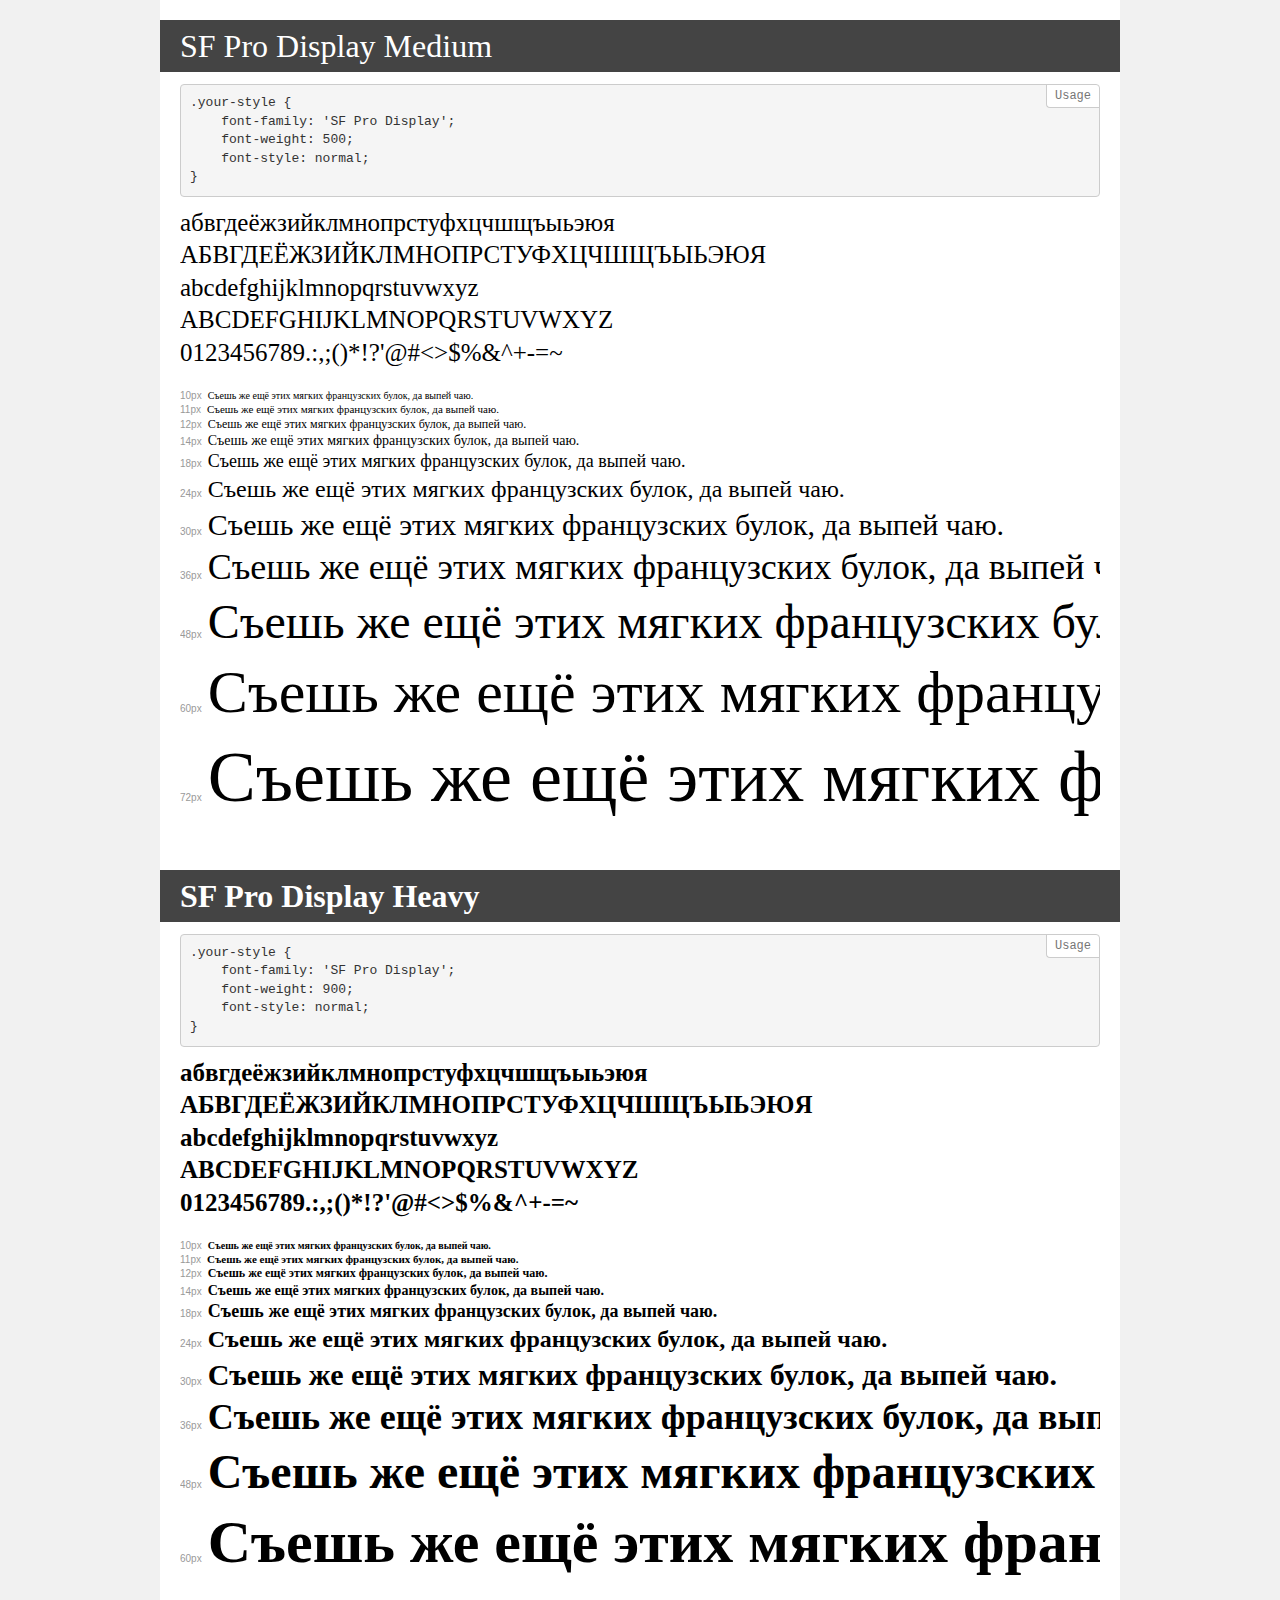
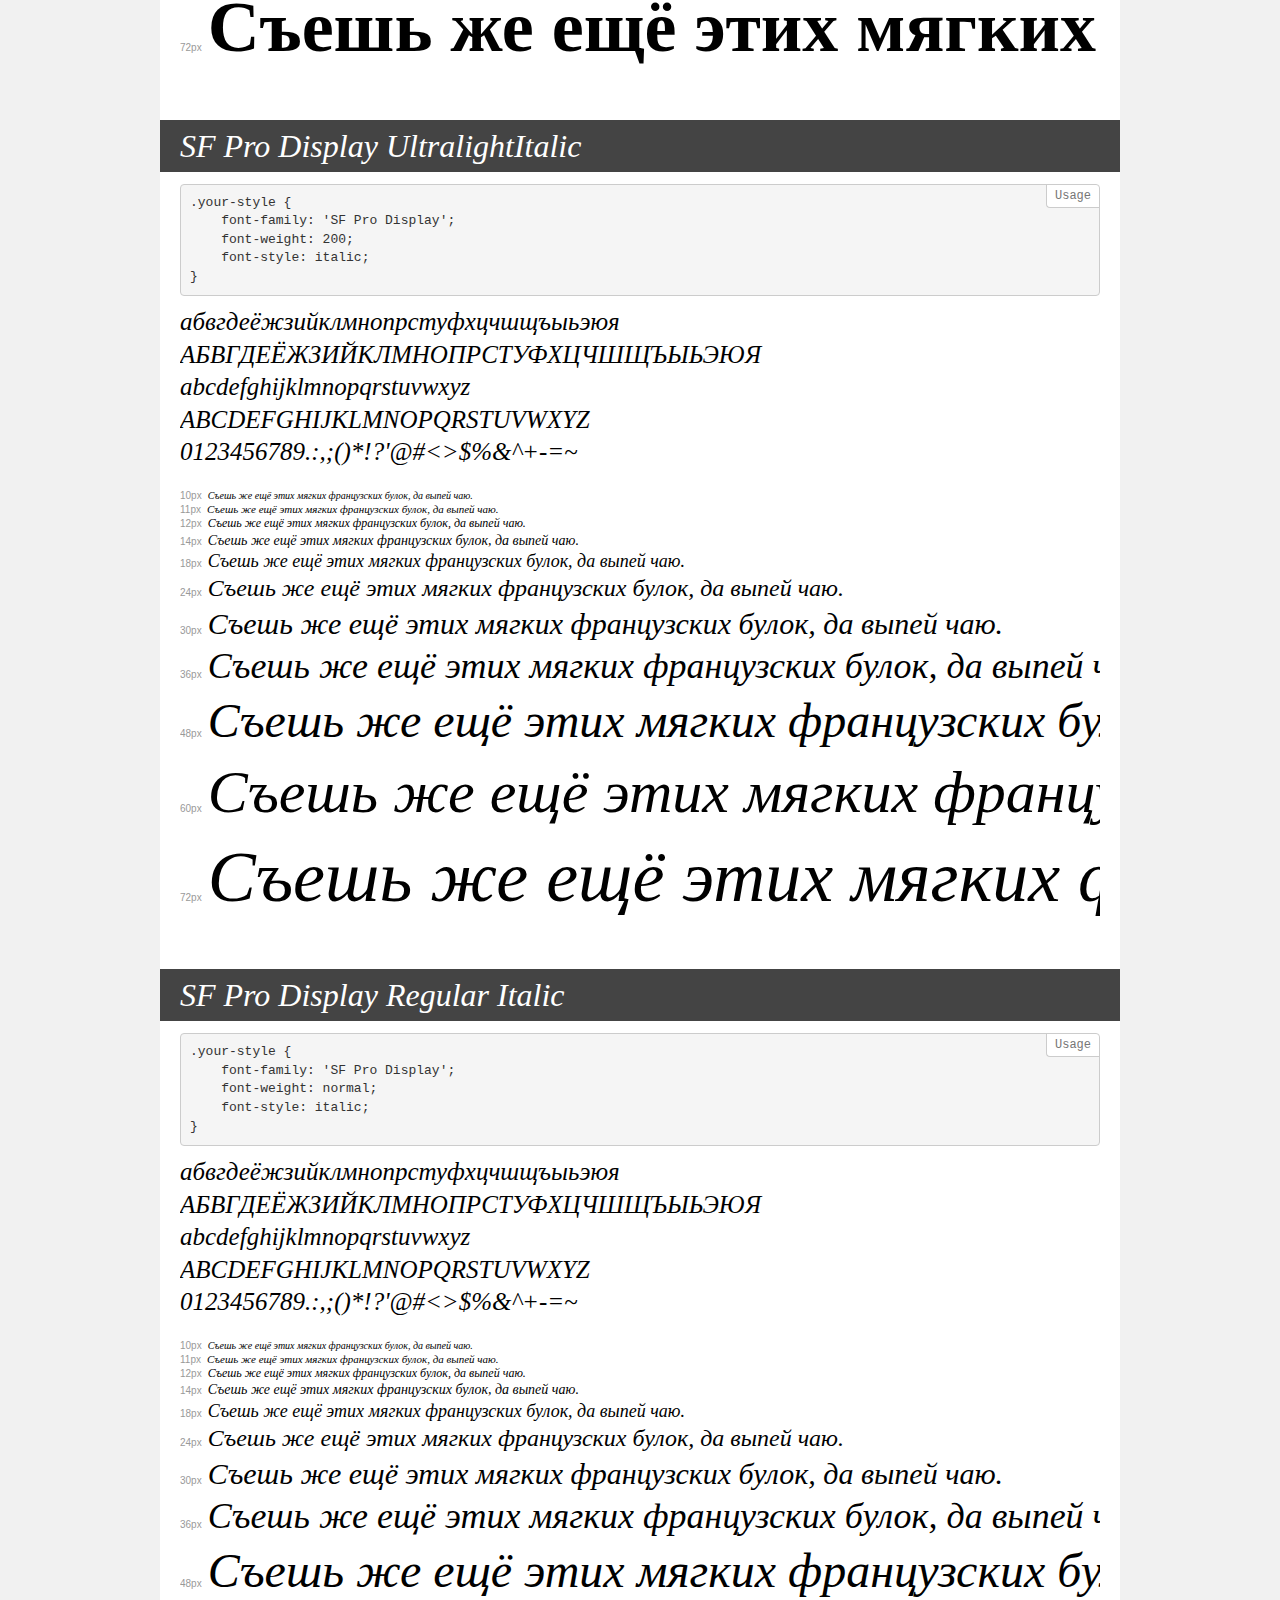
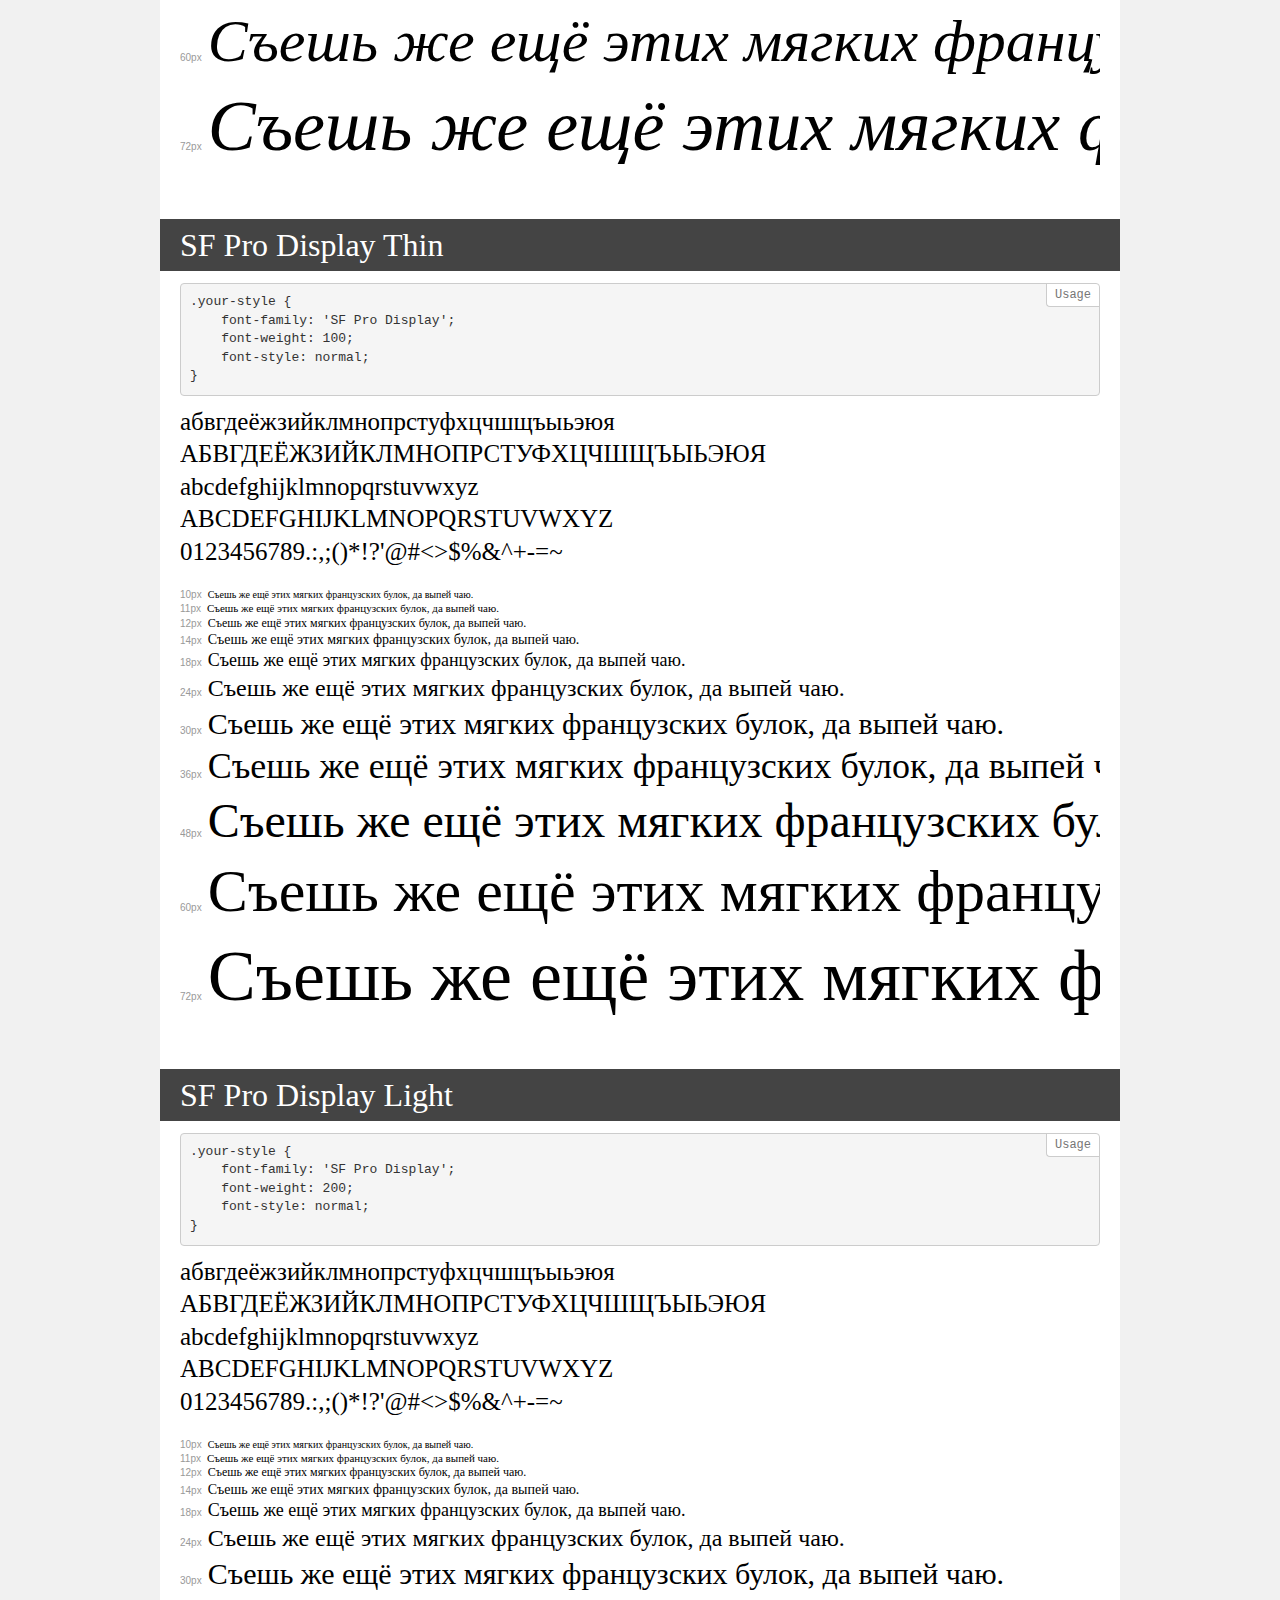
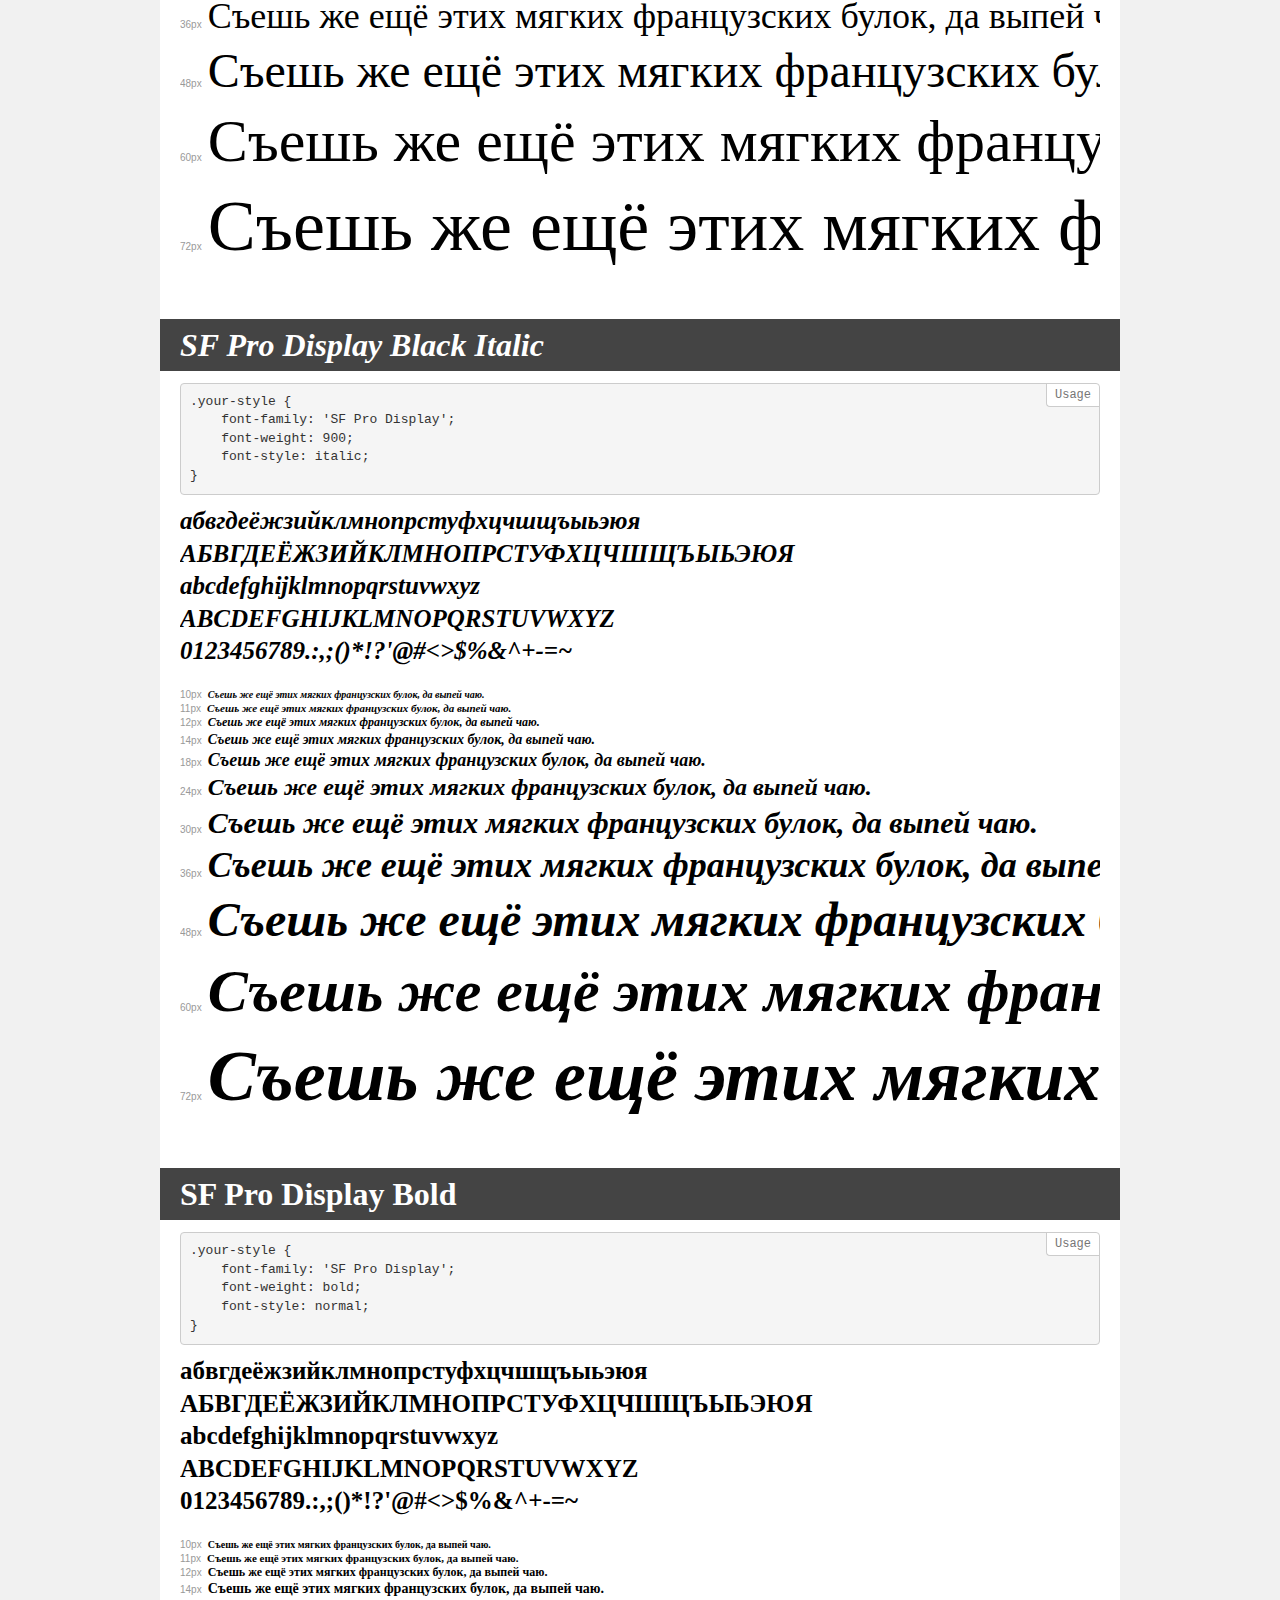
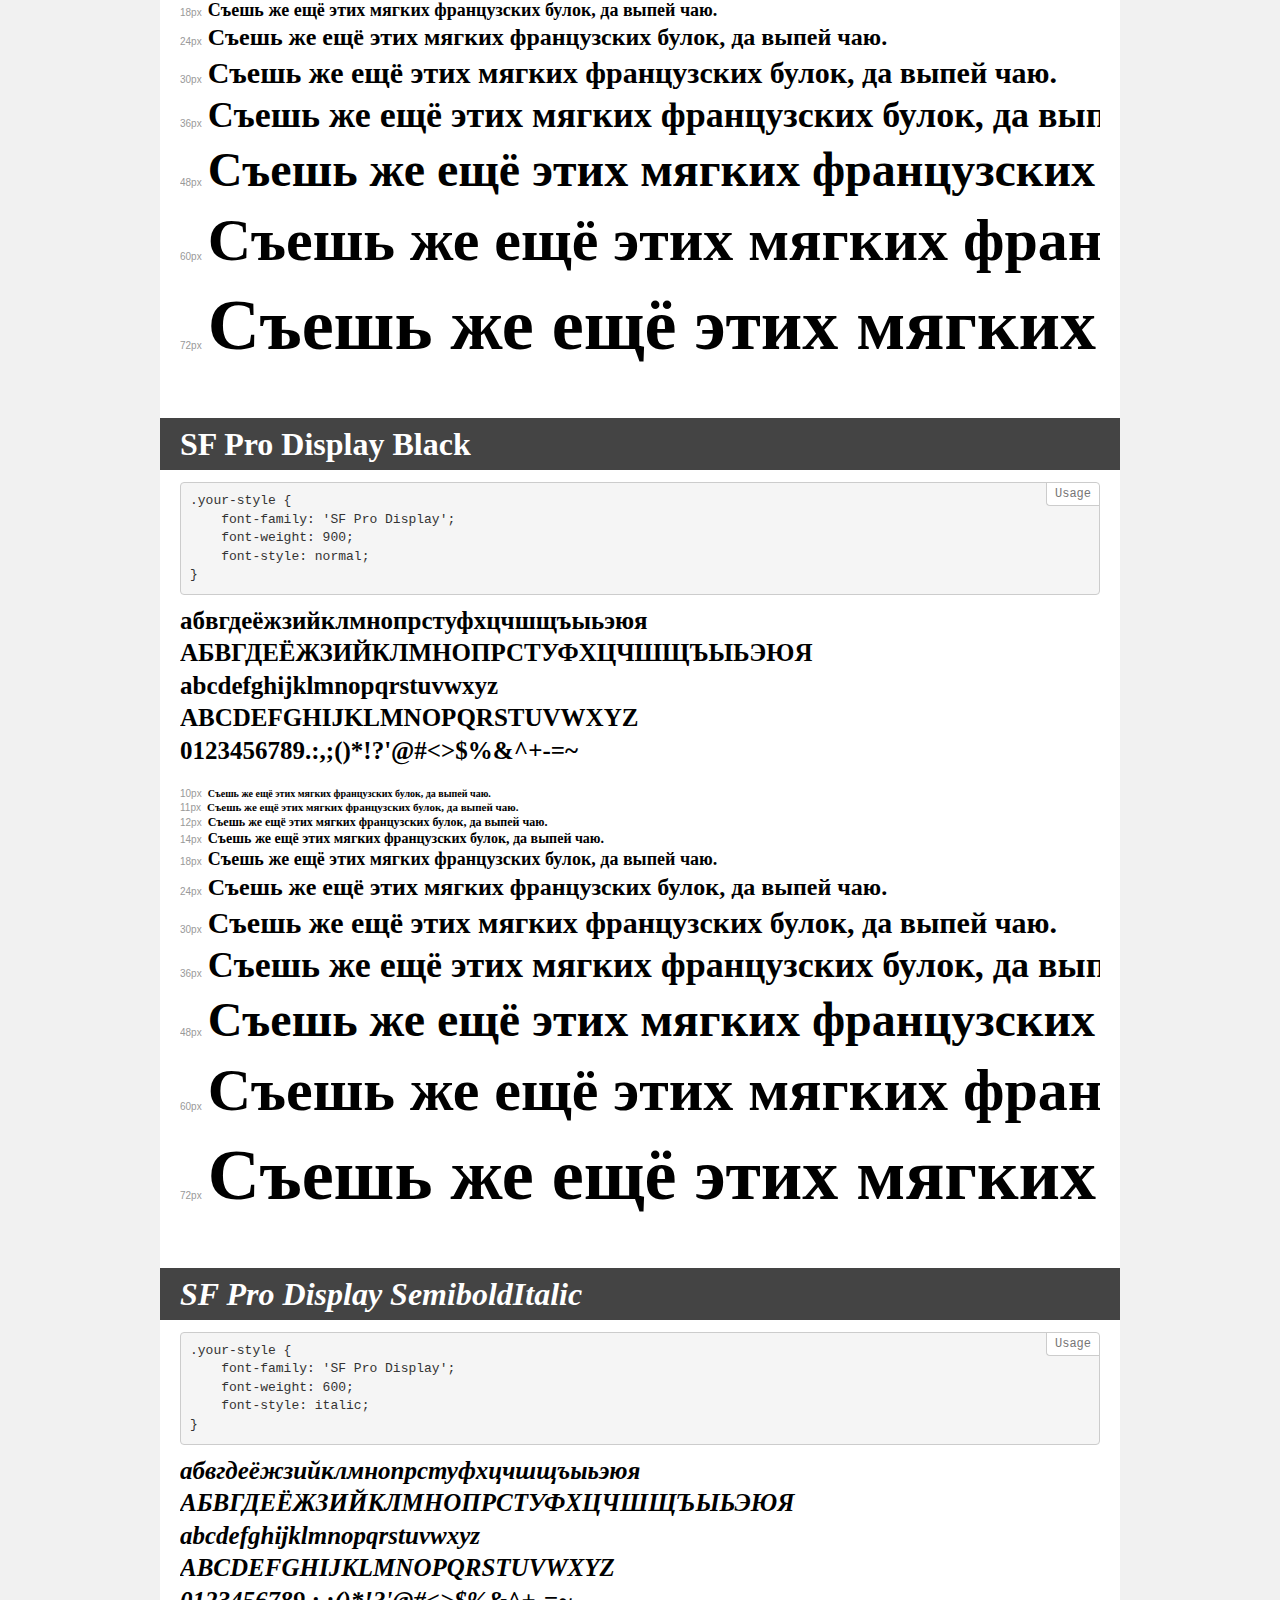
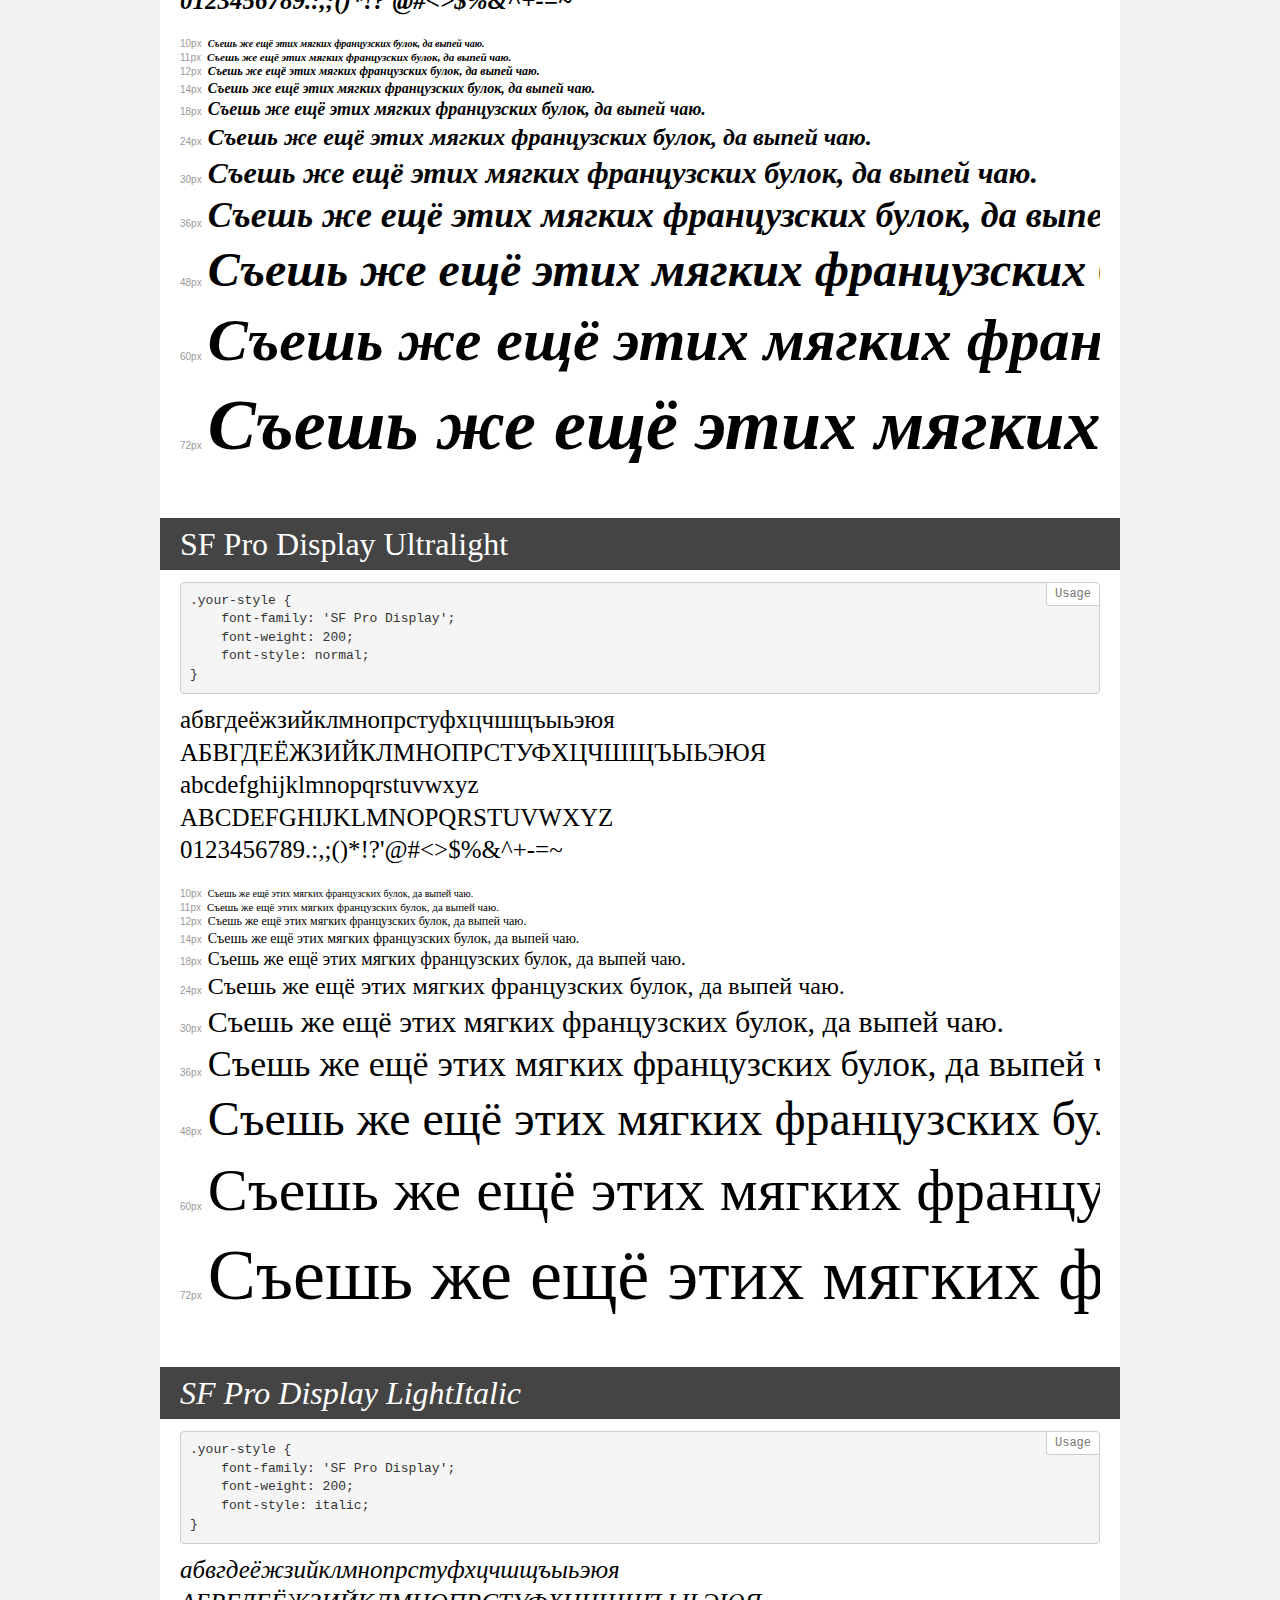
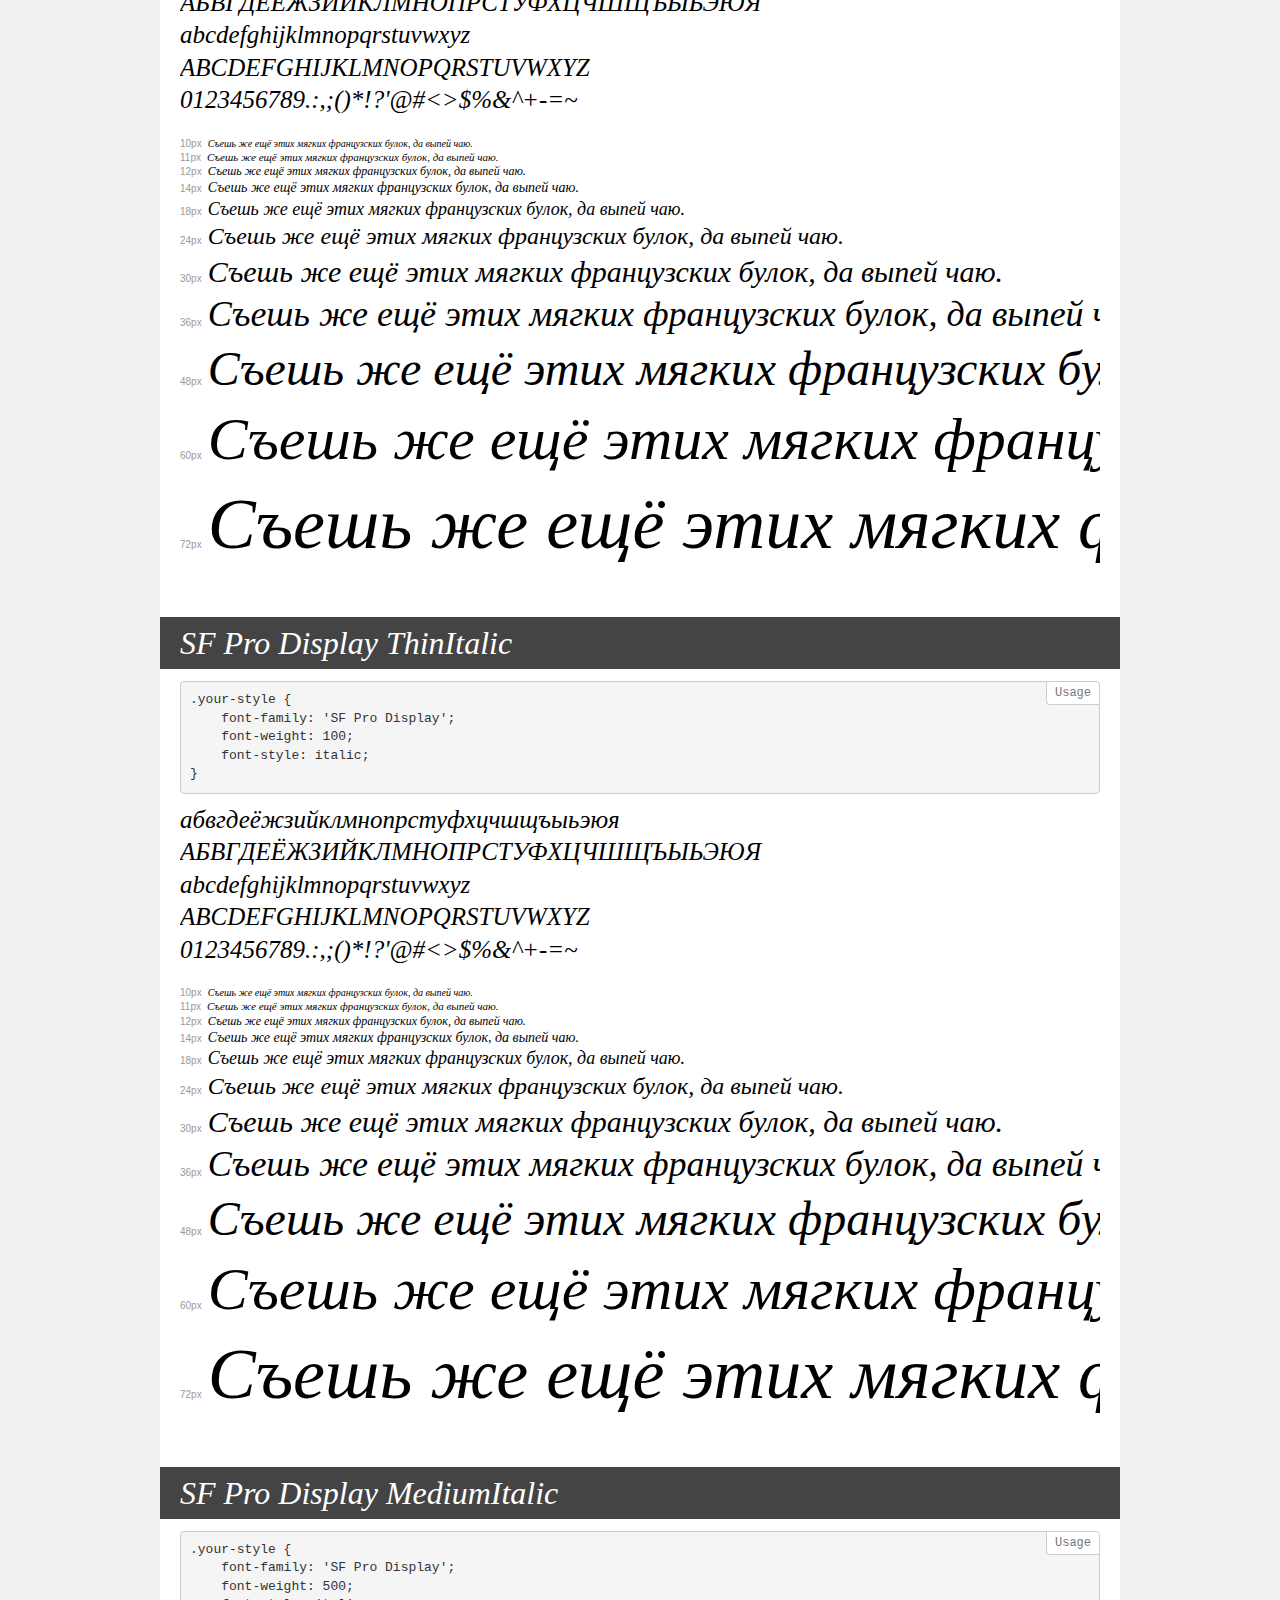
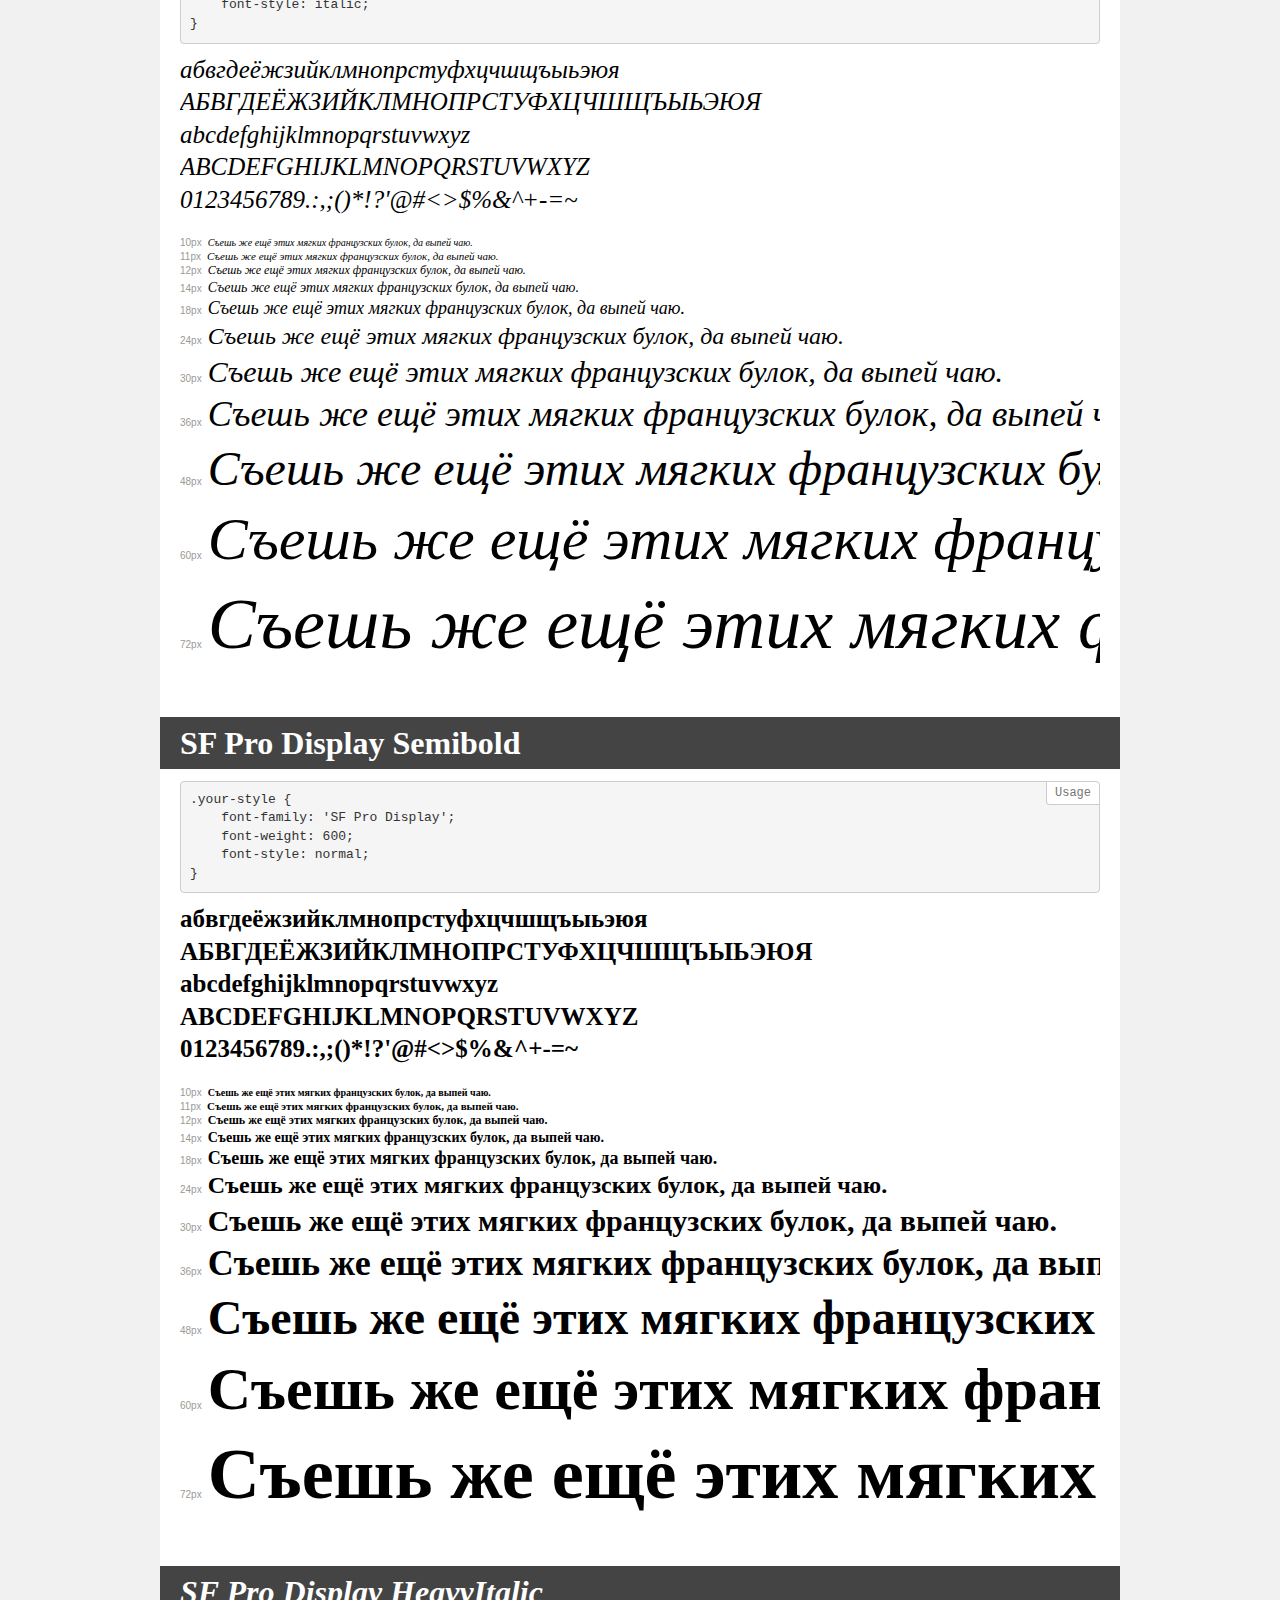
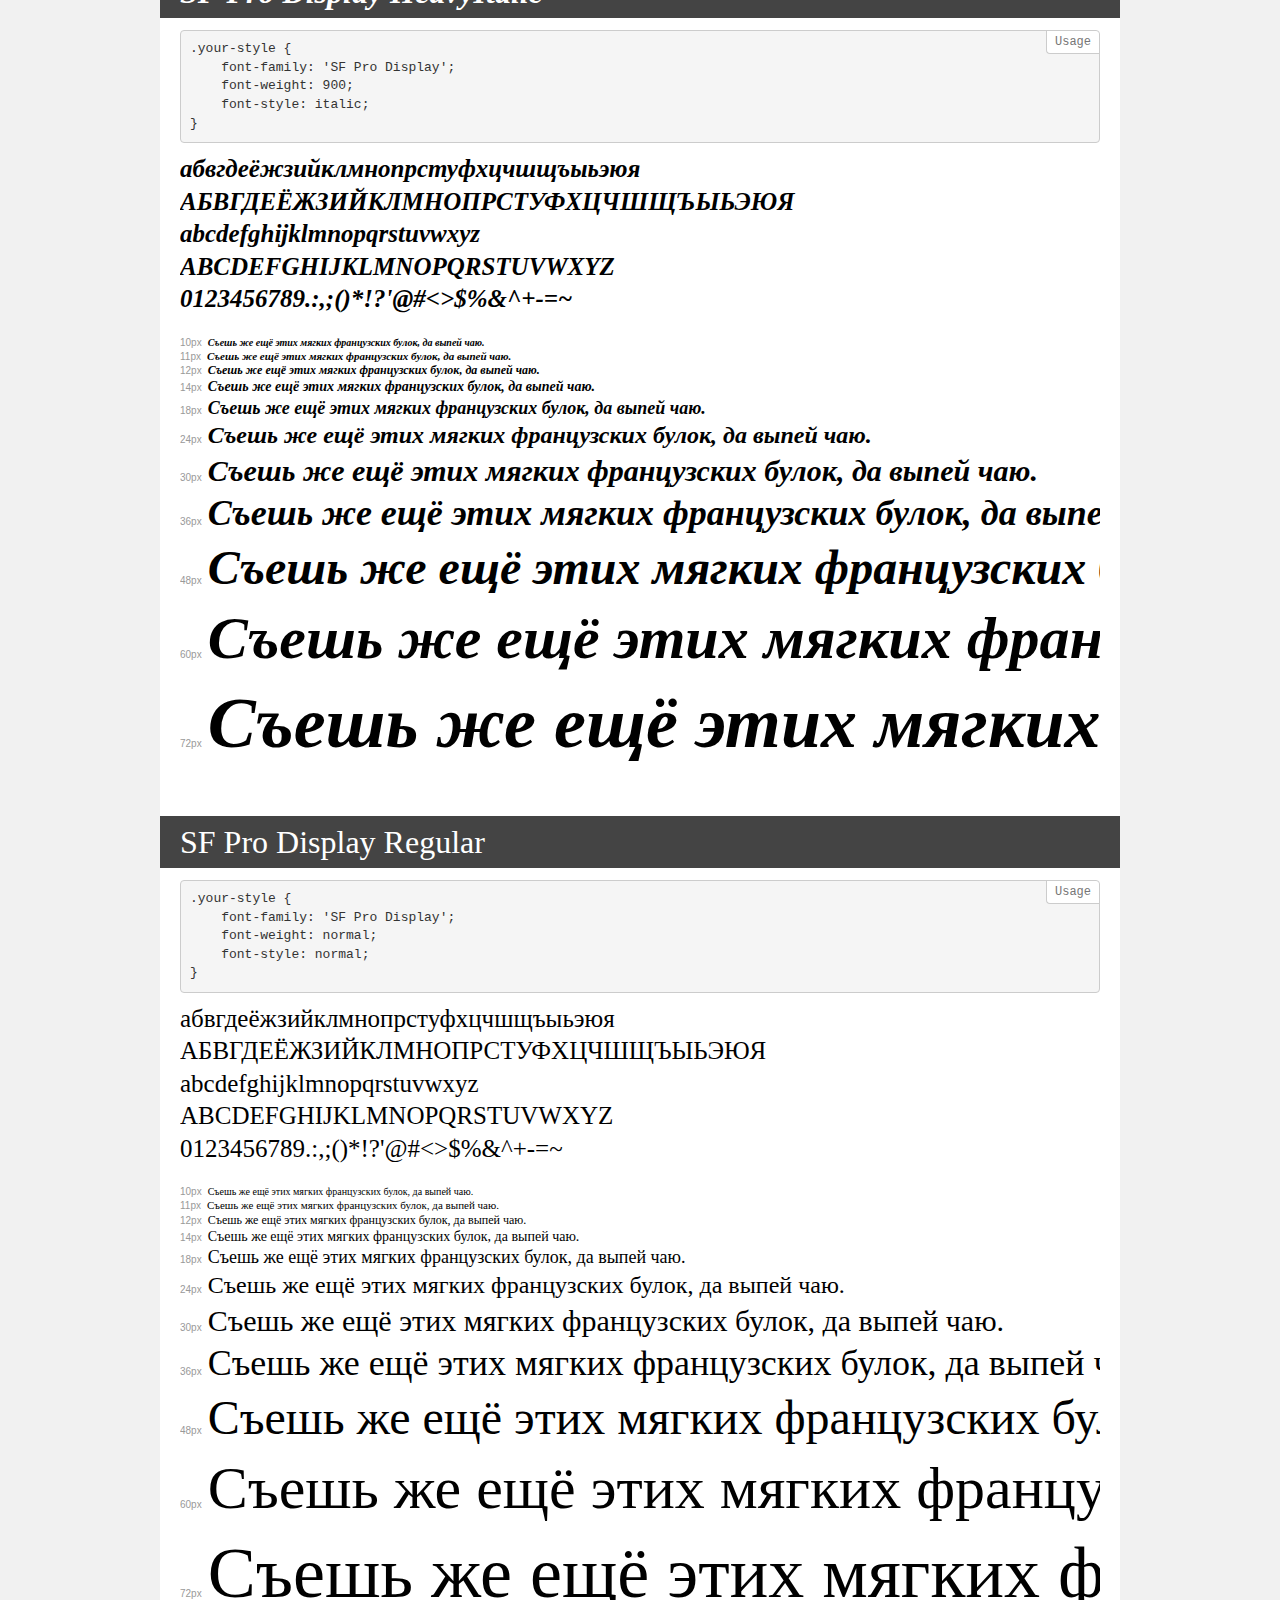
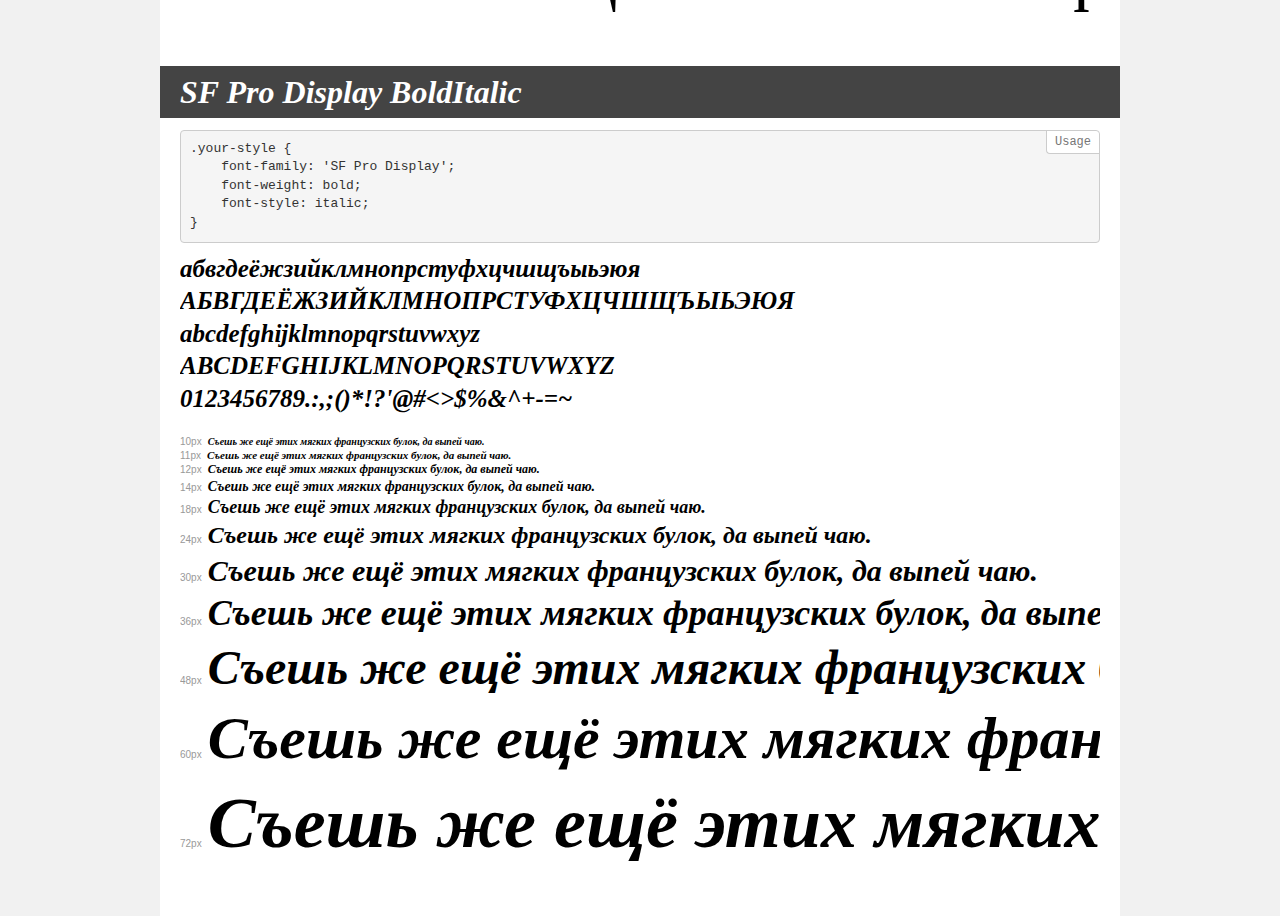
<file: app/fonts/demo1.html>
<!DOCTYPE html>
<html>
<head>
    <meta charset="utf-8">
    <meta http-equiv="X-UA-Compatible" content="IE=edge">
    <meta name="viewport" content="width=device-width, initial-scale=1">
    <meta name="robots" content="noindex, noarchive">
    <meta name="format-detection" content="telephone=no">
    <title>Transfonter demo</title>
    <link href="stylesheet.css" rel="stylesheet">
    <style>
        /*
        http://meyerweb.com/eric/tools/css/reset/
        v2.0 | 20110126
        License: none (public domain)
        */
        html, body, div, span, applet, object, iframe,
        h1, h2, h3, h4, h5, h6, p, blockquote, pre,
        a, abbr, acronym, address, big, cite, code,
        del, dfn, em, img, ins, kbd, q, s, samp,
        small, strike, strong, sub, sup, tt, var,
        b, u, i, center,
        dl, dt, dd, ol, ul, li,
        fieldset, form, label, legend,
        table, caption, tbody, tfoot, thead, tr, th, td,
        article, aside, canvas, details, embed,
        figure, figcaption, footer, header, hgroup,
        menu, nav, output, ruby, section, summary,
        time, mark, audio, video {
            margin: 0;
            padding: 0;
            border: 0;
            font-size: 100%;
            font: inherit;
            vertical-align: baseline;
        }
        /* HTML5 display-role reset for older browsers */
        article, aside, details, figcaption, figure,
        footer, header, hgroup, menu, nav, section {
            display: block;
        }
        body {
            line-height: 1;
        }
        ol, ul {
            list-style: none;
        }
        blockquote, q {
            quotes: none;
        }
        blockquote:before, blockquote:after,
        q:before, q:after {
            content: '';
            content: none;
        }
        table {
            border-collapse: collapse;
            border-spacing: 0;
        }
        /* common styles */
        body {
            background: #f1f1f1;
            color: #000;
        }
        .page {
            background: #fff;
            width: 920px;
            margin: 0 auto;
            padding: 20px 20px 0 20px;
            overflow: hidden;
        }
        .font-container {
            overflow-x: auto;
            overflow-y: hidden;
            margin-bottom: 40px;
            line-height: 1.3;
            white-space: nowrap;
            padding-bottom: 5px;
        }
        h1 {
            position: relative;
            background: #444;
            font-size: 32px;
            color: #fff;
            padding: 10px 20px;
            margin: 0 -20px 12px -20px;
        }
        .letters {
            font-size: 25px;
            margin-bottom: 20px;
        }
        .s10:before {
            content: '10px';
        }
        .s11:before {
            content: '11px';
        }
        .s12:before {
            content: '12px';
        }
        .s14:before {
            content: '14px';
        }
        .s18:before {
            content: '18px';
        }
        .s24:before {
            content: '24px';
        }
        .s30:before {
            content: '30px';
        }
        .s36:before {
            content: '36px';
        }
        .s48:before {
            content: '48px';
        }
        .s60:before {
            content: '60px';
        }
        .s72:before {
            content: '72px';
        }
        .s10:before, .s11:before, .s12:before, .s14:before,
        .s18:before, .s24:before, .s30:before, .s36:before,
        .s48:before, .s60:before, .s72:before {
            font-family: Arial, sans-serif;
            font-size: 10px;
            font-weight: normal;
            font-style: normal;
            color: #999;
            padding-right: 6px;
        }
        pre {
            display: block;
            position: relative;
            padding: 9px;
            margin: 0 0 10px;
            font-family: Monaco, Menlo, Consolas, "Courier New", monospace !important;
            font-size: 13px;
            line-height: 1.428571429;
            color: #333;
            font-weight: normal !important;
            font-style: normal !important;
            background-color: #f5f5f5;
            border: 1px solid #ccc;
            overflow-x: auto;
            border-radius: 4px;
        }
        pre:after {
            display: block;
            position: absolute;
            right: 0;
            top: 0;
            content: 'Usage';
            line-height: 1;
            padding: 5px 8px;
            font-size: 12px;
            color: #767676;
            background-color: #fff;
            border: 1px solid #ccc;
            border-right: none;
            border-top: none;
            border-radius: 0 4px 0 4px;
            z-index: 10;
        }
        /* responsive */
        @media (max-width: 959px) {
            .page {
                width: auto;
                margin: 0;
            }
        }
    </style>
</head>
<body>
<div class="page">
    <div class="demo" style="font-family: 'SF Pro Display'; font-weight: 500; font-style: normal;">
        <h1>SF Pro Display Medium</h1>
        <pre>.your-style {
    font-family: 'SF Pro Display';
    font-weight: 500;
    font-style: normal;
}</pre>
        <div class="font-container">
            <p class="letters">
                абвгдеёжзийклмнопрстуфхцчшщъыьэюя<br>
АБВГДЕЁЖЗИЙКЛМНОПРСТУФХЦЧШЩЪЫЬЭЮЯ<br>
abcdefghijklmnopqrstuvwxyz<br>
ABCDEFGHIJKLMNOPQRSTUVWXYZ<br>
                0123456789.:,;()*!?'@#<>$%&^+-=~
            </p>
            <p class="s10" style="font-size: 10px;">Съешь же ещё этих мягких французских булок, да выпей чаю.</p>
            <p class="s11" style="font-size: 11px;">Съешь же ещё этих мягких французских булок, да выпей чаю.</p>
            <p class="s12" style="font-size: 12px;">Съешь же ещё этих мягких французских булок, да выпей чаю.</p>
            <p class="s14" style="font-size: 14px;">Съешь же ещё этих мягких французских булок, да выпей чаю.</p>
            <p class="s18" style="font-size: 18px;">Съешь же ещё этих мягких французских булок, да выпей чаю.</p>
            <p class="s24" style="font-size: 24px;">Съешь же ещё этих мягких французских булок, да выпей чаю.</p>
            <p class="s30" style="font-size: 30px;">Съешь же ещё этих мягких французских булок, да выпей чаю.</p>
            <p class="s36" style="font-size: 36px;">Съешь же ещё этих мягких французских булок, да выпей чаю.</p>
            <p class="s48" style="font-size: 48px;">Съешь же ещё этих мягких французских булок, да выпей чаю.</p>
            <p class="s60" style="font-size: 60px;">Съешь же ещё этих мягких французских булок, да выпей чаю.</p>
            <p class="s72" style="font-size: 72px;">Съешь же ещё этих мягких французских булок, да выпей чаю.</p>
        </div>
    </div>
    <div class="demo" style="font-family: 'SF Pro Display'; font-weight: 900; font-style: normal;">
        <h1>SF Pro Display Heavy</h1>
        <pre>.your-style {
    font-family: 'SF Pro Display';
    font-weight: 900;
    font-style: normal;
}</pre>
        <div class="font-container">
            <p class="letters">
                абвгдеёжзийклмнопрстуфхцчшщъыьэюя<br>
АБВГДЕЁЖЗИЙКЛМНОПРСТУФХЦЧШЩЪЫЬЭЮЯ<br>
abcdefghijklmnopqrstuvwxyz<br>
ABCDEFGHIJKLMNOPQRSTUVWXYZ<br>
                0123456789.:,;()*!?'@#<>$%&^+-=~
            </p>
            <p class="s10" style="font-size: 10px;">Съешь же ещё этих мягких французских булок, да выпей чаю.</p>
            <p class="s11" style="font-size: 11px;">Съешь же ещё этих мягких французских булок, да выпей чаю.</p>
            <p class="s12" style="font-size: 12px;">Съешь же ещё этих мягких французских булок, да выпей чаю.</p>
            <p class="s14" style="font-size: 14px;">Съешь же ещё этих мягких французских булок, да выпей чаю.</p>
            <p class="s18" style="font-size: 18px;">Съешь же ещё этих мягких французских булок, да выпей чаю.</p>
            <p class="s24" style="font-size: 24px;">Съешь же ещё этих мягких французских булок, да выпей чаю.</p>
            <p class="s30" style="font-size: 30px;">Съешь же ещё этих мягких французских булок, да выпей чаю.</p>
            <p class="s36" style="font-size: 36px;">Съешь же ещё этих мягких французских булок, да выпей чаю.</p>
            <p class="s48" style="font-size: 48px;">Съешь же ещё этих мягких французских булок, да выпей чаю.</p>
            <p class="s60" style="font-size: 60px;">Съешь же ещё этих мягких французских булок, да выпей чаю.</p>
            <p class="s72" style="font-size: 72px;">Съешь же ещё этих мягких французских булок, да выпей чаю.</p>
        </div>
    </div>
    <div class="demo" style="font-family: 'SF Pro Display'; font-weight: 200; font-style: italic;">
        <h1>SF Pro Display UltralightItalic</h1>
        <pre>.your-style {
    font-family: 'SF Pro Display';
    font-weight: 200;
    font-style: italic;
}</pre>
        <div class="font-container">
            <p class="letters">
                абвгдеёжзийклмнопрстуфхцчшщъыьэюя<br>
АБВГДЕЁЖЗИЙКЛМНОПРСТУФХЦЧШЩЪЫЬЭЮЯ<br>
abcdefghijklmnopqrstuvwxyz<br>
ABCDEFGHIJKLMNOPQRSTUVWXYZ<br>
                0123456789.:,;()*!?'@#<>$%&^+-=~
            </p>
            <p class="s10" style="font-size: 10px;">Съешь же ещё этих мягких французских булок, да выпей чаю.</p>
            <p class="s11" style="font-size: 11px;">Съешь же ещё этих мягких французских булок, да выпей чаю.</p>
            <p class="s12" style="font-size: 12px;">Съешь же ещё этих мягких французских булок, да выпей чаю.</p>
            <p class="s14" style="font-size: 14px;">Съешь же ещё этих мягких французских булок, да выпей чаю.</p>
            <p class="s18" style="font-size: 18px;">Съешь же ещё этих мягких французских булок, да выпей чаю.</p>
            <p class="s24" style="font-size: 24px;">Съешь же ещё этих мягких французских булок, да выпей чаю.</p>
            <p class="s30" style="font-size: 30px;">Съешь же ещё этих мягких французских булок, да выпей чаю.</p>
            <p class="s36" style="font-size: 36px;">Съешь же ещё этих мягких французских булок, да выпей чаю.</p>
            <p class="s48" style="font-size: 48px;">Съешь же ещё этих мягких французских булок, да выпей чаю.</p>
            <p class="s60" style="font-size: 60px;">Съешь же ещё этих мягких французских булок, да выпей чаю.</p>
            <p class="s72" style="font-size: 72px;">Съешь же ещё этих мягких французских булок, да выпей чаю.</p>
        </div>
    </div>
    <div class="demo" style="font-family: 'SF Pro Display'; font-weight: normal; font-style: italic;">
        <h1>SF Pro Display Regular Italic</h1>
        <pre>.your-style {
    font-family: 'SF Pro Display';
    font-weight: normal;
    font-style: italic;
}</pre>
        <div class="font-container">
            <p class="letters">
                абвгдеёжзийклмнопрстуфхцчшщъыьэюя<br>
АБВГДЕЁЖЗИЙКЛМНОПРСТУФХЦЧШЩЪЫЬЭЮЯ<br>
abcdefghijklmnopqrstuvwxyz<br>
ABCDEFGHIJKLMNOPQRSTUVWXYZ<br>
                0123456789.:,;()*!?'@#<>$%&^+-=~
            </p>
            <p class="s10" style="font-size: 10px;">Съешь же ещё этих мягких французских булок, да выпей чаю.</p>
            <p class="s11" style="font-size: 11px;">Съешь же ещё этих мягких французских булок, да выпей чаю.</p>
            <p class="s12" style="font-size: 12px;">Съешь же ещё этих мягких французских булок, да выпей чаю.</p>
            <p class="s14" style="font-size: 14px;">Съешь же ещё этих мягких французских булок, да выпей чаю.</p>
            <p class="s18" style="font-size: 18px;">Съешь же ещё этих мягких французских булок, да выпей чаю.</p>
            <p class="s24" style="font-size: 24px;">Съешь же ещё этих мягких французских булок, да выпей чаю.</p>
            <p class="s30" style="font-size: 30px;">Съешь же ещё этих мягких французских булок, да выпей чаю.</p>
            <p class="s36" style="font-size: 36px;">Съешь же ещё этих мягких французских булок, да выпей чаю.</p>
            <p class="s48" style="font-size: 48px;">Съешь же ещё этих мягких французских булок, да выпей чаю.</p>
            <p class="s60" style="font-size: 60px;">Съешь же ещё этих мягких французских булок, да выпей чаю.</p>
            <p class="s72" style="font-size: 72px;">Съешь же ещё этих мягких французских булок, да выпей чаю.</p>
        </div>
    </div>
    <div class="demo" style="font-family: 'SF Pro Display'; font-weight: 100; font-style: normal;">
        <h1>SF Pro Display Thin</h1>
        <pre>.your-style {
    font-family: 'SF Pro Display';
    font-weight: 100;
    font-style: normal;
}</pre>
        <div class="font-container">
            <p class="letters">
                абвгдеёжзийклмнопрстуфхцчшщъыьэюя<br>
АБВГДЕЁЖЗИЙКЛМНОПРСТУФХЦЧШЩЪЫЬЭЮЯ<br>
abcdefghijklmnopqrstuvwxyz<br>
ABCDEFGHIJKLMNOPQRSTUVWXYZ<br>
                0123456789.:,;()*!?'@#<>$%&^+-=~
            </p>
            <p class="s10" style="font-size: 10px;">Съешь же ещё этих мягких французских булок, да выпей чаю.</p>
            <p class="s11" style="font-size: 11px;">Съешь же ещё этих мягких французских булок, да выпей чаю.</p>
            <p class="s12" style="font-size: 12px;">Съешь же ещё этих мягких французских булок, да выпей чаю.</p>
            <p class="s14" style="font-size: 14px;">Съешь же ещё этих мягких французских булок, да выпей чаю.</p>
            <p class="s18" style="font-size: 18px;">Съешь же ещё этих мягких французских булок, да выпей чаю.</p>
            <p class="s24" style="font-size: 24px;">Съешь же ещё этих мягких французских булок, да выпей чаю.</p>
            <p class="s30" style="font-size: 30px;">Съешь же ещё этих мягких французских булок, да выпей чаю.</p>
            <p class="s36" style="font-size: 36px;">Съешь же ещё этих мягких французских булок, да выпей чаю.</p>
            <p class="s48" style="font-size: 48px;">Съешь же ещё этих мягких французских булок, да выпей чаю.</p>
            <p class="s60" style="font-size: 60px;">Съешь же ещё этих мягких французских булок, да выпей чаю.</p>
            <p class="s72" style="font-size: 72px;">Съешь же ещё этих мягких французских булок, да выпей чаю.</p>
        </div>
    </div>
    <div class="demo" style="font-family: 'SF Pro Display'; font-weight: 200; font-style: normal;">
        <h1>SF Pro Display Light</h1>
        <pre>.your-style {
    font-family: 'SF Pro Display';
    font-weight: 200;
    font-style: normal;
}</pre>
        <div class="font-container">
            <p class="letters">
                абвгдеёжзийклмнопрстуфхцчшщъыьэюя<br>
АБВГДЕЁЖЗИЙКЛМНОПРСТУФХЦЧШЩЪЫЬЭЮЯ<br>
abcdefghijklmnopqrstuvwxyz<br>
ABCDEFGHIJKLMNOPQRSTUVWXYZ<br>
                0123456789.:,;()*!?'@#<>$%&^+-=~
            </p>
            <p class="s10" style="font-size: 10px;">Съешь же ещё этих мягких французских булок, да выпей чаю.</p>
            <p class="s11" style="font-size: 11px;">Съешь же ещё этих мягких французских булок, да выпей чаю.</p>
            <p class="s12" style="font-size: 12px;">Съешь же ещё этих мягких французских булок, да выпей чаю.</p>
            <p class="s14" style="font-size: 14px;">Съешь же ещё этих мягких французских булок, да выпей чаю.</p>
            <p class="s18" style="font-size: 18px;">Съешь же ещё этих мягких французских булок, да выпей чаю.</p>
            <p class="s24" style="font-size: 24px;">Съешь же ещё этих мягких французских булок, да выпей чаю.</p>
            <p class="s30" style="font-size: 30px;">Съешь же ещё этих мягких французских булок, да выпей чаю.</p>
            <p class="s36" style="font-size: 36px;">Съешь же ещё этих мягких французских булок, да выпей чаю.</p>
            <p class="s48" style="font-size: 48px;">Съешь же ещё этих мягких французских булок, да выпей чаю.</p>
            <p class="s60" style="font-size: 60px;">Съешь же ещё этих мягких французских булок, да выпей чаю.</p>
            <p class="s72" style="font-size: 72px;">Съешь же ещё этих мягких французских булок, да выпей чаю.</p>
        </div>
    </div>
    <div class="demo" style="font-family: 'SF Pro Display'; font-weight: 900; font-style: italic;">
        <h1>SF Pro Display Black Italic</h1>
        <pre>.your-style {
    font-family: 'SF Pro Display';
    font-weight: 900;
    font-style: italic;
}</pre>
        <div class="font-container">
            <p class="letters">
                абвгдеёжзийклмнопрстуфхцчшщъыьэюя<br>
АБВГДЕЁЖЗИЙКЛМНОПРСТУФХЦЧШЩЪЫЬЭЮЯ<br>
abcdefghijklmnopqrstuvwxyz<br>
ABCDEFGHIJKLMNOPQRSTUVWXYZ<br>
                0123456789.:,;()*!?'@#<>$%&^+-=~
            </p>
            <p class="s10" style="font-size: 10px;">Съешь же ещё этих мягких французских булок, да выпей чаю.</p>
            <p class="s11" style="font-size: 11px;">Съешь же ещё этих мягких французских булок, да выпей чаю.</p>
            <p class="s12" style="font-size: 12px;">Съешь же ещё этих мягких французских булок, да выпей чаю.</p>
            <p class="s14" style="font-size: 14px;">Съешь же ещё этих мягких французских булок, да выпей чаю.</p>
            <p class="s18" style="font-size: 18px;">Съешь же ещё этих мягких французских булок, да выпей чаю.</p>
            <p class="s24" style="font-size: 24px;">Съешь же ещё этих мягких французских булок, да выпей чаю.</p>
            <p class="s30" style="font-size: 30px;">Съешь же ещё этих мягких французских булок, да выпей чаю.</p>
            <p class="s36" style="font-size: 36px;">Съешь же ещё этих мягких французских булок, да выпей чаю.</p>
            <p class="s48" style="font-size: 48px;">Съешь же ещё этих мягких французских булок, да выпей чаю.</p>
            <p class="s60" style="font-size: 60px;">Съешь же ещё этих мягких французских булок, да выпей чаю.</p>
            <p class="s72" style="font-size: 72px;">Съешь же ещё этих мягких французских булок, да выпей чаю.</p>
        </div>
    </div>
    <div class="demo" style="font-family: 'SF Pro Display'; font-weight: bold; font-style: normal;">
        <h1>SF Pro Display Bold</h1>
        <pre>.your-style {
    font-family: 'SF Pro Display';
    font-weight: bold;
    font-style: normal;
}</pre>
        <div class="font-container">
            <p class="letters">
                абвгдеёжзийклмнопрстуфхцчшщъыьэюя<br>
АБВГДЕЁЖЗИЙКЛМНОПРСТУФХЦЧШЩЪЫЬЭЮЯ<br>
abcdefghijklmnopqrstuvwxyz<br>
ABCDEFGHIJKLMNOPQRSTUVWXYZ<br>
                0123456789.:,;()*!?'@#<>$%&^+-=~
            </p>
            <p class="s10" style="font-size: 10px;">Съешь же ещё этих мягких французских булок, да выпей чаю.</p>
            <p class="s11" style="font-size: 11px;">Съешь же ещё этих мягких французских булок, да выпей чаю.</p>
            <p class="s12" style="font-size: 12px;">Съешь же ещё этих мягких французских булок, да выпей чаю.</p>
            <p class="s14" style="font-size: 14px;">Съешь же ещё этих мягких французских булок, да выпей чаю.</p>
            <p class="s18" style="font-size: 18px;">Съешь же ещё этих мягких французских булок, да выпей чаю.</p>
            <p class="s24" style="font-size: 24px;">Съешь же ещё этих мягких французских булок, да выпей чаю.</p>
            <p class="s30" style="font-size: 30px;">Съешь же ещё этих мягких французских булок, да выпей чаю.</p>
            <p class="s36" style="font-size: 36px;">Съешь же ещё этих мягких французских булок, да выпей чаю.</p>
            <p class="s48" style="font-size: 48px;">Съешь же ещё этих мягких французских булок, да выпей чаю.</p>
            <p class="s60" style="font-size: 60px;">Съешь же ещё этих мягких французских булок, да выпей чаю.</p>
            <p class="s72" style="font-size: 72px;">Съешь же ещё этих мягких французских булок, да выпей чаю.</p>
        </div>
    </div>
    <div class="demo" style="font-family: 'SF Pro Display'; font-weight: 900; font-style: normal;">
        <h1>SF Pro Display Black</h1>
        <pre>.your-style {
    font-family: 'SF Pro Display';
    font-weight: 900;
    font-style: normal;
}</pre>
        <div class="font-container">
            <p class="letters">
                абвгдеёжзийклмнопрстуфхцчшщъыьэюя<br>
АБВГДЕЁЖЗИЙКЛМНОПРСТУФХЦЧШЩЪЫЬЭЮЯ<br>
abcdefghijklmnopqrstuvwxyz<br>
ABCDEFGHIJKLMNOPQRSTUVWXYZ<br>
                0123456789.:,;()*!?'@#<>$%&^+-=~
            </p>
            <p class="s10" style="font-size: 10px;">Съешь же ещё этих мягких французских булок, да выпей чаю.</p>
            <p class="s11" style="font-size: 11px;">Съешь же ещё этих мягких французских булок, да выпей чаю.</p>
            <p class="s12" style="font-size: 12px;">Съешь же ещё этих мягких французских булок, да выпей чаю.</p>
            <p class="s14" style="font-size: 14px;">Съешь же ещё этих мягких французских булок, да выпей чаю.</p>
            <p class="s18" style="font-size: 18px;">Съешь же ещё этих мягких французских булок, да выпей чаю.</p>
            <p class="s24" style="font-size: 24px;">Съешь же ещё этих мягких французских булок, да выпей чаю.</p>
            <p class="s30" style="font-size: 30px;">Съешь же ещё этих мягких французских булок, да выпей чаю.</p>
            <p class="s36" style="font-size: 36px;">Съешь же ещё этих мягких французских булок, да выпей чаю.</p>
            <p class="s48" style="font-size: 48px;">Съешь же ещё этих мягких французских булок, да выпей чаю.</p>
            <p class="s60" style="font-size: 60px;">Съешь же ещё этих мягких французских булок, да выпей чаю.</p>
            <p class="s72" style="font-size: 72px;">Съешь же ещё этих мягких французских булок, да выпей чаю.</p>
        </div>
    </div>
    <div class="demo" style="font-family: 'SF Pro Display'; font-weight: 600; font-style: italic;">
        <h1>SF Pro Display SemiboldItalic</h1>
        <pre>.your-style {
    font-family: 'SF Pro Display';
    font-weight: 600;
    font-style: italic;
}</pre>
        <div class="font-container">
            <p class="letters">
                абвгдеёжзийклмнопрстуфхцчшщъыьэюя<br>
АБВГДЕЁЖЗИЙКЛМНОПРСТУФХЦЧШЩЪЫЬЭЮЯ<br>
abcdefghijklmnopqrstuvwxyz<br>
ABCDEFGHIJKLMNOPQRSTUVWXYZ<br>
                0123456789.:,;()*!?'@#<>$%&^+-=~
            </p>
            <p class="s10" style="font-size: 10px;">Съешь же ещё этих мягких французских булок, да выпей чаю.</p>
            <p class="s11" style="font-size: 11px;">Съешь же ещё этих мягких французских булок, да выпей чаю.</p>
            <p class="s12" style="font-size: 12px;">Съешь же ещё этих мягких французских булок, да выпей чаю.</p>
            <p class="s14" style="font-size: 14px;">Съешь же ещё этих мягких французских булок, да выпей чаю.</p>
            <p class="s18" style="font-size: 18px;">Съешь же ещё этих мягких французских булок, да выпей чаю.</p>
            <p class="s24" style="font-size: 24px;">Съешь же ещё этих мягких французских булок, да выпей чаю.</p>
            <p class="s30" style="font-size: 30px;">Съешь же ещё этих мягких французских булок, да выпей чаю.</p>
            <p class="s36" style="font-size: 36px;">Съешь же ещё этих мягких французских булок, да выпей чаю.</p>
            <p class="s48" style="font-size: 48px;">Съешь же ещё этих мягких французских булок, да выпей чаю.</p>
            <p class="s60" style="font-size: 60px;">Съешь же ещё этих мягких французских булок, да выпей чаю.</p>
            <p class="s72" style="font-size: 72px;">Съешь же ещё этих мягких французских булок, да выпей чаю.</p>
        </div>
    </div>
    <div class="demo" style="font-family: 'SF Pro Display'; font-weight: 200; font-style: normal;">
        <h1>SF Pro Display Ultralight</h1>
        <pre>.your-style {
    font-family: 'SF Pro Display';
    font-weight: 200;
    font-style: normal;
}</pre>
        <div class="font-container">
            <p class="letters">
                абвгдеёжзийклмнопрстуфхцчшщъыьэюя<br>
АБВГДЕЁЖЗИЙКЛМНОПРСТУФХЦЧШЩЪЫЬЭЮЯ<br>
abcdefghijklmnopqrstuvwxyz<br>
ABCDEFGHIJKLMNOPQRSTUVWXYZ<br>
                0123456789.:,;()*!?'@#<>$%&^+-=~
            </p>
            <p class="s10" style="font-size: 10px;">Съешь же ещё этих мягких французских булок, да выпей чаю.</p>
            <p class="s11" style="font-size: 11px;">Съешь же ещё этих мягких французских булок, да выпей чаю.</p>
            <p class="s12" style="font-size: 12px;">Съешь же ещё этих мягких французских булок, да выпей чаю.</p>
            <p class="s14" style="font-size: 14px;">Съешь же ещё этих мягких французских булок, да выпей чаю.</p>
            <p class="s18" style="font-size: 18px;">Съешь же ещё этих мягких французских булок, да выпей чаю.</p>
            <p class="s24" style="font-size: 24px;">Съешь же ещё этих мягких французских булок, да выпей чаю.</p>
            <p class="s30" style="font-size: 30px;">Съешь же ещё этих мягких французских булок, да выпей чаю.</p>
            <p class="s36" style="font-size: 36px;">Съешь же ещё этих мягких французских булок, да выпей чаю.</p>
            <p class="s48" style="font-size: 48px;">Съешь же ещё этих мягких французских булок, да выпей чаю.</p>
            <p class="s60" style="font-size: 60px;">Съешь же ещё этих мягких французских булок, да выпей чаю.</p>
            <p class="s72" style="font-size: 72px;">Съешь же ещё этих мягких французских булок, да выпей чаю.</p>
        </div>
    </div>
    <div class="demo" style="font-family: 'SF Pro Display'; font-weight: 200; font-style: italic;">
        <h1>SF Pro Display LightItalic</h1>
        <pre>.your-style {
    font-family: 'SF Pro Display';
    font-weight: 200;
    font-style: italic;
}</pre>
        <div class="font-container">
            <p class="letters">
                абвгдеёжзийклмнопрстуфхцчшщъыьэюя<br>
АБВГДЕЁЖЗИЙКЛМНОПРСТУФХЦЧШЩЪЫЬЭЮЯ<br>
abcdefghijklmnopqrstuvwxyz<br>
ABCDEFGHIJKLMNOPQRSTUVWXYZ<br>
                0123456789.:,;()*!?'@#<>$%&^+-=~
            </p>
            <p class="s10" style="font-size: 10px;">Съешь же ещё этих мягких французских булок, да выпей чаю.</p>
            <p class="s11" style="font-size: 11px;">Съешь же ещё этих мягких французских булок, да выпей чаю.</p>
            <p class="s12" style="font-size: 12px;">Съешь же ещё этих мягких французских булок, да выпей чаю.</p>
            <p class="s14" style="font-size: 14px;">Съешь же ещё этих мягких французских булок, да выпей чаю.</p>
            <p class="s18" style="font-size: 18px;">Съешь же ещё этих мягких французских булок, да выпей чаю.</p>
            <p class="s24" style="font-size: 24px;">Съешь же ещё этих мягких французских булок, да выпей чаю.</p>
            <p class="s30" style="font-size: 30px;">Съешь же ещё этих мягких французских булок, да выпей чаю.</p>
            <p class="s36" style="font-size: 36px;">Съешь же ещё этих мягких французских булок, да выпей чаю.</p>
            <p class="s48" style="font-size: 48px;">Съешь же ещё этих мягких французских булок, да выпей чаю.</p>
            <p class="s60" style="font-size: 60px;">Съешь же ещё этих мягких французских булок, да выпей чаю.</p>
            <p class="s72" style="font-size: 72px;">Съешь же ещё этих мягких французских булок, да выпей чаю.</p>
        </div>
    </div>
    <div class="demo" style="font-family: 'SF Pro Display'; font-weight: 100; font-style: italic;">
        <h1>SF Pro Display ThinItalic</h1>
        <pre>.your-style {
    font-family: 'SF Pro Display';
    font-weight: 100;
    font-style: italic;
}</pre>
        <div class="font-container">
            <p class="letters">
                абвгдеёжзийклмнопрстуфхцчшщъыьэюя<br>
АБВГДЕЁЖЗИЙКЛМНОПРСТУФХЦЧШЩЪЫЬЭЮЯ<br>
abcdefghijklmnopqrstuvwxyz<br>
ABCDEFGHIJKLMNOPQRSTUVWXYZ<br>
                0123456789.:,;()*!?'@#<>$%&^+-=~
            </p>
            <p class="s10" style="font-size: 10px;">Съешь же ещё этих мягких французских булок, да выпей чаю.</p>
            <p class="s11" style="font-size: 11px;">Съешь же ещё этих мягких французских булок, да выпей чаю.</p>
            <p class="s12" style="font-size: 12px;">Съешь же ещё этих мягких французских булок, да выпей чаю.</p>
            <p class="s14" style="font-size: 14px;">Съешь же ещё этих мягких французских булок, да выпей чаю.</p>
            <p class="s18" style="font-size: 18px;">Съешь же ещё этих мягких французских булок, да выпей чаю.</p>
            <p class="s24" style="font-size: 24px;">Съешь же ещё этих мягких французских булок, да выпей чаю.</p>
            <p class="s30" style="font-size: 30px;">Съешь же ещё этих мягких французских булок, да выпей чаю.</p>
            <p class="s36" style="font-size: 36px;">Съешь же ещё этих мягких французских булок, да выпей чаю.</p>
            <p class="s48" style="font-size: 48px;">Съешь же ещё этих мягких французских булок, да выпей чаю.</p>
            <p class="s60" style="font-size: 60px;">Съешь же ещё этих мягких французских булок, да выпей чаю.</p>
            <p class="s72" style="font-size: 72px;">Съешь же ещё этих мягких французских булок, да выпей чаю.</p>
        </div>
    </div>
    <div class="demo" style="font-family: 'SF Pro Display'; font-weight: 500; font-style: italic;">
        <h1>SF Pro Display MediumItalic</h1>
        <pre>.your-style {
    font-family: 'SF Pro Display';
    font-weight: 500;
    font-style: italic;
}</pre>
        <div class="font-container">
            <p class="letters">
                абвгдеёжзийклмнопрстуфхцчшщъыьэюя<br>
АБВГДЕЁЖЗИЙКЛМНОПРСТУФХЦЧШЩЪЫЬЭЮЯ<br>
abcdefghijklmnopqrstuvwxyz<br>
ABCDEFGHIJKLMNOPQRSTUVWXYZ<br>
                0123456789.:,;()*!?'@#<>$%&^+-=~
            </p>
            <p class="s10" style="font-size: 10px;">Съешь же ещё этих мягких французских булок, да выпей чаю.</p>
            <p class="s11" style="font-size: 11px;">Съешь же ещё этих мягких французских булок, да выпей чаю.</p>
            <p class="s12" style="font-size: 12px;">Съешь же ещё этих мягких французских булок, да выпей чаю.</p>
            <p class="s14" style="font-size: 14px;">Съешь же ещё этих мягких французских булок, да выпей чаю.</p>
            <p class="s18" style="font-size: 18px;">Съешь же ещё этих мягких французских булок, да выпей чаю.</p>
            <p class="s24" style="font-size: 24px;">Съешь же ещё этих мягких французских булок, да выпей чаю.</p>
            <p class="s30" style="font-size: 30px;">Съешь же ещё этих мягких французских булок, да выпей чаю.</p>
            <p class="s36" style="font-size: 36px;">Съешь же ещё этих мягких французских булок, да выпей чаю.</p>
            <p class="s48" style="font-size: 48px;">Съешь же ещё этих мягких французских булок, да выпей чаю.</p>
            <p class="s60" style="font-size: 60px;">Съешь же ещё этих мягких французских булок, да выпей чаю.</p>
            <p class="s72" style="font-size: 72px;">Съешь же ещё этих мягких французских булок, да выпей чаю.</p>
        </div>
    </div>
    <div class="demo" style="font-family: 'SF Pro Display'; font-weight: 600; font-style: normal;">
        <h1>SF Pro Display Semibold</h1>
        <pre>.your-style {
    font-family: 'SF Pro Display';
    font-weight: 600;
    font-style: normal;
}</pre>
        <div class="font-container">
            <p class="letters">
                абвгдеёжзийклмнопрстуфхцчшщъыьэюя<br>
АБВГДЕЁЖЗИЙКЛМНОПРСТУФХЦЧШЩЪЫЬЭЮЯ<br>
abcdefghijklmnopqrstuvwxyz<br>
ABCDEFGHIJKLMNOPQRSTUVWXYZ<br>
                0123456789.:,;()*!?'@#<>$%&^+-=~
            </p>
            <p class="s10" style="font-size: 10px;">Съешь же ещё этих мягких французских булок, да выпей чаю.</p>
            <p class="s11" style="font-size: 11px;">Съешь же ещё этих мягких французских булок, да выпей чаю.</p>
            <p class="s12" style="font-size: 12px;">Съешь же ещё этих мягких французских булок, да выпей чаю.</p>
            <p class="s14" style="font-size: 14px;">Съешь же ещё этих мягких французских булок, да выпей чаю.</p>
            <p class="s18" style="font-size: 18px;">Съешь же ещё этих мягких французских булок, да выпей чаю.</p>
            <p class="s24" style="font-size: 24px;">Съешь же ещё этих мягких французских булок, да выпей чаю.</p>
            <p class="s30" style="font-size: 30px;">Съешь же ещё этих мягких французских булок, да выпей чаю.</p>
            <p class="s36" style="font-size: 36px;">Съешь же ещё этих мягких французских булок, да выпей чаю.</p>
            <p class="s48" style="font-size: 48px;">Съешь же ещё этих мягких французских булок, да выпей чаю.</p>
            <p class="s60" style="font-size: 60px;">Съешь же ещё этих мягких французских булок, да выпей чаю.</p>
            <p class="s72" style="font-size: 72px;">Съешь же ещё этих мягких французских булок, да выпей чаю.</p>
        </div>
    </div>
    <div class="demo" style="font-family: 'SF Pro Display'; font-weight: 900; font-style: italic;">
        <h1>SF Pro Display HeavyItalic</h1>
        <pre>.your-style {
    font-family: 'SF Pro Display';
    font-weight: 900;
    font-style: italic;
}</pre>
        <div class="font-container">
            <p class="letters">
                абвгдеёжзийклмнопрстуфхцчшщъыьэюя<br>
АБВГДЕЁЖЗИЙКЛМНОПРСТУФХЦЧШЩЪЫЬЭЮЯ<br>
abcdefghijklmnopqrstuvwxyz<br>
ABCDEFGHIJKLMNOPQRSTUVWXYZ<br>
                0123456789.:,;()*!?'@#<>$%&^+-=~
            </p>
            <p class="s10" style="font-size: 10px;">Съешь же ещё этих мягких французских булок, да выпей чаю.</p>
            <p class="s11" style="font-size: 11px;">Съешь же ещё этих мягких французских булок, да выпей чаю.</p>
            <p class="s12" style="font-size: 12px;">Съешь же ещё этих мягких французских булок, да выпей чаю.</p>
            <p class="s14" style="font-size: 14px;">Съешь же ещё этих мягких французских булок, да выпей чаю.</p>
            <p class="s18" style="font-size: 18px;">Съешь же ещё этих мягких французских булок, да выпей чаю.</p>
            <p class="s24" style="font-size: 24px;">Съешь же ещё этих мягких французских булок, да выпей чаю.</p>
            <p class="s30" style="font-size: 30px;">Съешь же ещё этих мягких французских булок, да выпей чаю.</p>
            <p class="s36" style="font-size: 36px;">Съешь же ещё этих мягких французских булок, да выпей чаю.</p>
            <p class="s48" style="font-size: 48px;">Съешь же ещё этих мягких французских булок, да выпей чаю.</p>
            <p class="s60" style="font-size: 60px;">Съешь же ещё этих мягких французских булок, да выпей чаю.</p>
            <p class="s72" style="font-size: 72px;">Съешь же ещё этих мягких французских булок, да выпей чаю.</p>
        </div>
    </div>
    <div class="demo" style="font-family: 'SF Pro Display'; font-weight: normal; font-style: normal;">
        <h1>SF Pro Display Regular</h1>
        <pre>.your-style {
    font-family: 'SF Pro Display';
    font-weight: normal;
    font-style: normal;
}</pre>
        <div class="font-container">
            <p class="letters">
                абвгдеёжзийклмнопрстуфхцчшщъыьэюя<br>
АБВГДЕЁЖЗИЙКЛМНОПРСТУФХЦЧШЩЪЫЬЭЮЯ<br>
abcdefghijklmnopqrstuvwxyz<br>
ABCDEFGHIJKLMNOPQRSTUVWXYZ<br>
                0123456789.:,;()*!?'@#<>$%&^+-=~
            </p>
            <p class="s10" style="font-size: 10px;">Съешь же ещё этих мягких французских булок, да выпей чаю.</p>
            <p class="s11" style="font-size: 11px;">Съешь же ещё этих мягких французских булок, да выпей чаю.</p>
            <p class="s12" style="font-size: 12px;">Съешь же ещё этих мягких французских булок, да выпей чаю.</p>
            <p class="s14" style="font-size: 14px;">Съешь же ещё этих мягких французских булок, да выпей чаю.</p>
            <p class="s18" style="font-size: 18px;">Съешь же ещё этих мягких французских булок, да выпей чаю.</p>
            <p class="s24" style="font-size: 24px;">Съешь же ещё этих мягких французских булок, да выпей чаю.</p>
            <p class="s30" style="font-size: 30px;">Съешь же ещё этих мягких французских булок, да выпей чаю.</p>
            <p class="s36" style="font-size: 36px;">Съешь же ещё этих мягких французских булок, да выпей чаю.</p>
            <p class="s48" style="font-size: 48px;">Съешь же ещё этих мягких французских булок, да выпей чаю.</p>
            <p class="s60" style="font-size: 60px;">Съешь же ещё этих мягких французских булок, да выпей чаю.</p>
            <p class="s72" style="font-size: 72px;">Съешь же ещё этих мягких французских булок, да выпей чаю.</p>
        </div>
    </div>
    <div class="demo" style="font-family: 'SF Pro Display'; font-weight: bold; font-style: italic;">
        <h1>SF Pro Display BoldItalic</h1>
        <pre>.your-style {
    font-family: 'SF Pro Display';
    font-weight: bold;
    font-style: italic;
}</pre>
        <div class="font-container">
            <p class="letters">
                абвгдеёжзийклмнопрстуфхцчшщъыьэюя<br>
АБВГДЕЁЖЗИЙКЛМНОПРСТУФХЦЧШЩЪЫЬЭЮЯ<br>
abcdefghijklmnopqrstuvwxyz<br>
ABCDEFGHIJKLMNOPQRSTUVWXYZ<br>
                0123456789.:,;()*!?'@#<>$%&^+-=~
            </p>
            <p class="s10" style="font-size: 10px;">Съешь же ещё этих мягких французских булок, да выпей чаю.</p>
            <p class="s11" style="font-size: 11px;">Съешь же ещё этих мягких французских булок, да выпей чаю.</p>
            <p class="s12" style="font-size: 12px;">Съешь же ещё этих мягких французских булок, да выпей чаю.</p>
            <p class="s14" style="font-size: 14px;">Съешь же ещё этих мягких французских булок, да выпей чаю.</p>
            <p class="s18" style="font-size: 18px;">Съешь же ещё этих мягких французских булок, да выпей чаю.</p>
            <p class="s24" style="font-size: 24px;">Съешь же ещё этих мягких французских булок, да выпей чаю.</p>
            <p class="s30" style="font-size: 30px;">Съешь же ещё этих мягких французских булок, да выпей чаю.</p>
            <p class="s36" style="font-size: 36px;">Съешь же ещё этих мягких французских булок, да выпей чаю.</p>
            <p class="s48" style="font-size: 48px;">Съешь же ещё этих мягких французских булок, да выпей чаю.</p>
            <p class="s60" style="font-size: 60px;">Съешь же ещё этих мягких французских булок, да выпей чаю.</p>
            <p class="s72" style="font-size: 72px;">Съешь же ещё этих мягких французских булок, да выпей чаю.</p>
        </div>
    </div>
</div>
</body>
</html>
</file>
<file: app/fonts/stylesheet.css>
@font-face {
    font-family: 'TT Hoves Hairline';
    src: url('TTHoves-HairlineItalic.eot');
    src: local('TT Hoves Hairline Italic'), local('TTHoves-HairlineItalic'),
        url('TTHoves-HairlineItalic.eot?#iefix') format('embedded-opentype'),
        url('TTHoves-HairlineItalic.woff2') format('woff2'),
        url('TTHoves-HairlineItalic.woff') format('woff'),
        url('TTHoves-HairlineItalic.ttf') format('truetype');
    font-weight: 100;
    font-style: italic;
}

@font-face {
    font-family: 'TT Hoves';
    src: url('TTHoves-ExtraLightItalic.eot');
    src: local('TT Hoves ExtraLight Italic'), local('TTHoves-ExtraLightItalic'),
        url('TTHoves-ExtraLightItalic.eot?#iefix') format('embedded-opentype'),
        url('TTHoves-ExtraLightItalic.woff2') format('woff2'),
        url('TTHoves-ExtraLightItalic.woff') format('woff'),
        url('TTHoves-ExtraLightItalic.ttf') format('truetype');
    font-weight: 200;
    font-style: italic;
}

@font-face {
    font-family: 'TT Hoves';
    src: url('TTHoves-Thin.eot');
    src: local('TT Hoves Thin'), local('TTHoves-Thin'),
        url('TTHoves-Thin.eot?#iefix') format('embedded-opentype'),
        url('TTHoves-Thin.woff2') format('woff2'),
        url('TTHoves-Thin.woff') format('woff'),
        url('TTHoves-Thin.ttf') format('truetype');
    font-weight: 100;
    font-style: normal;
}

@font-face {
    font-family: 'TT Hoves';
    src: url('TTHoves-DemiBold.eot');
    src: local('TT Hoves DemiBold'), local('TTHoves-DemiBold'),
        url('TTHoves-DemiBold.eot?#iefix') format('embedded-opentype'),
        url('TTHoves-DemiBold.woff2') format('woff2'),
        url('TTHoves-DemiBold.woff') format('woff'),
        url('TTHoves-DemiBold.ttf') format('truetype');
    font-weight: 600;
    font-style: normal;
}

@font-face {
    font-family: 'TT Hoves';
    src: url('TTHoves-BoldItalic.eot');
    src: local('TT Hoves Bold Italic'), local('TTHoves-BoldItalic'),
        url('TTHoves-BoldItalic.eot?#iefix') format('embedded-opentype'),
        url('TTHoves-BoldItalic.woff2') format('woff2'),
        url('TTHoves-BoldItalic.woff') format('woff'),
        url('TTHoves-BoldItalic.ttf') format('truetype');
    font-weight: bold;
    font-style: italic;
}

@font-face {
    font-family: 'TT Hoves';
    src: url('TTHoves-Black.eot');
    src: local('TT Hoves Black'), local('TTHoves-Black'),
        url('TTHoves-Black.eot?#iefix') format('embedded-opentype'),
        url('TTHoves-Black.woff2') format('woff2'),
        url('TTHoves-Black.woff') format('woff'),
        url('TTHoves-Black.ttf') format('truetype');
    font-weight: 900;
    font-style: normal;
}

@font-face {
    font-family: 'TT Hoves';
    src: url('TTHoves-ExtraLight.eot');
    src: local('TT Hoves ExtraLight'), local('TTHoves-ExtraLight'),
        url('TTHoves-ExtraLight.eot?#iefix') format('embedded-opentype'),
        url('TTHoves-ExtraLight.woff2') format('woff2'),
        url('TTHoves-ExtraLight.woff') format('woff'),
        url('TTHoves-ExtraLight.ttf') format('truetype');
    font-weight: 200;
    font-style: normal;
}

@font-face {
    font-family: 'TT Hoves';
    src: url('TTHoves-Bold.eot');
    src: local('TT Hoves Bold'), local('TTHoves-Bold'),
        url('TTHoves-Bold.eot?#iefix') format('embedded-opentype'),
        url('TTHoves-Bold.woff2') format('woff2'),
        url('TTHoves-Bold.woff') format('woff'),
        url('TTHoves-Bold.ttf') format('truetype');
    font-weight: bold;
    font-style: normal;
}

@font-face {
    font-family: 'TT Hoves';
    src: url('TTHoves-ThinItalic.eot');
    src: local('TT Hoves Thin Italic'), local('TTHoves-ThinItalic'),
        url('TTHoves-ThinItalic.eot?#iefix') format('embedded-opentype'),
        url('TTHoves-ThinItalic.woff2') format('woff2'),
        url('TTHoves-ThinItalic.woff') format('woff'),
        url('TTHoves-ThinItalic.ttf') format('truetype');
    font-weight: 100;
    font-style: italic;
}

@font-face {
    font-family: 'TT Hoves';
    src: url('TTHoves-Italic.eot');
    src: local('TT Hoves Italic'), local('TTHoves-Italic'),
        url('TTHoves-Italic.eot?#iefix') format('embedded-opentype'),
        url('TTHoves-Italic.woff2') format('woff2'),
        url('TTHoves-Italic.woff') format('woff'),
        url('TTHoves-Italic.ttf') format('truetype');
    font-weight: normal;
    font-style: italic;
}

@font-face {
    font-family: 'TT Hoves';
    src: url('TTHoves-BlackItalic.eot');
    src: local('TT Hoves Black Italic'), local('TTHoves-BlackItalic'),
        url('TTHoves-BlackItalic.eot?#iefix') format('embedded-opentype'),
        url('TTHoves-BlackItalic.woff2') format('woff2'),
        url('TTHoves-BlackItalic.woff') format('woff'),
        url('TTHoves-BlackItalic.ttf') format('truetype');
    font-weight: 900;
    font-style: italic;
}

@font-face {
    font-family: 'TT Hoves';
    src: url('TTHoves-ExtraBold.eot');
    src: local('TT Hoves ExtraBold'), local('TTHoves-ExtraBold'),
        url('TTHoves-ExtraBold.eot?#iefix') format('embedded-opentype'),
        url('TTHoves-ExtraBold.woff2') format('woff2'),
        url('TTHoves-ExtraBold.woff') format('woff'),
        url('TTHoves-ExtraBold.ttf') format('truetype');
    font-weight: 800;
    font-style: normal;
}

@font-face {
    font-family: 'TT Hoves';
    src: url('TTHoves-DemiBoldItalic.eot');
    src: local('TT Hoves DemiBold Italic'), local('TTHoves-DemiBoldItalic'),
        url('TTHoves-DemiBoldItalic.eot?#iefix') format('embedded-opentype'),
        url('TTHoves-DemiBoldItalic.woff2') format('woff2'),
        url('TTHoves-DemiBoldItalic.woff') format('woff'),
        url('TTHoves-DemiBoldItalic.ttf') format('truetype');
    font-weight: 600;
    font-style: italic;
}

@font-face {
    font-family: 'TT Hoves';
    src: url('TTHoves-MediumItalic.eot');
    src: local('TT Hoves Medium Italic'), local('TTHoves-MediumItalic'),
        url('TTHoves-MediumItalic.eot?#iefix') format('embedded-opentype'),
        url('TTHoves-MediumItalic.woff2') format('woff2'),
        url('TTHoves-MediumItalic.woff') format('woff'),
        url('TTHoves-MediumItalic.ttf') format('truetype');
    font-weight: 500;
    font-style: italic;
}

@font-face {
    font-family: 'TT Hoves';
    src: url('TTHoves-ExtraBoldItalic.eot');
    src: local('TT Hoves ExtraBold Italic'), local('TTHoves-ExtraBoldItalic'),
        url('TTHoves-ExtraBoldItalic.eot?#iefix') format('embedded-opentype'),
        url('TTHoves-ExtraBoldItalic.woff2') format('woff2'),
        url('TTHoves-ExtraBoldItalic.woff') format('woff'),
        url('TTHoves-ExtraBoldItalic.ttf') format('truetype');
    font-weight: 800;
    font-style: italic;
}

@font-face {
    font-family: 'TT Hoves';
    src: url('TTHoves-Regular.eot');
    src: local('TT Hoves Regular'), local('TTHoves-Regular'),
        url('TTHoves-Regular.eot?#iefix') format('embedded-opentype'),
        url('TTHoves-Regular.woff2') format('woff2'),
        url('TTHoves-Regular.woff') format('woff'),
        url('TTHoves-Regular.ttf') format('truetype');
    font-weight: normal;
    font-style: normal;
}

@font-face {
    font-family: 'TT Hoves Hairline';
    src: url('TTHoves-Hairline.eot');
    src: local('TT Hoves Hairline'), local('TTHoves-Hairline'),
        url('TTHoves-Hairline.eot?#iefix') format('embedded-opentype'),
        url('TTHoves-Hairline.woff2') format('woff2'),
        url('TTHoves-Hairline.woff') format('woff'),
        url('TTHoves-Hairline.ttf') format('truetype');
    font-weight: 100;
    font-style: normal;
}

@font-face {
    font-family: 'TT Hoves';
    src: url('TTHoves-LightItalic.eot');
    src: local('TT Hoves Light Italic'), local('TTHoves-LightItalic'),
        url('TTHoves-LightItalic.eot?#iefix') format('embedded-opentype'),
        url('TTHoves-LightItalic.woff2') format('woff2'),
        url('TTHoves-LightItalic.woff') format('woff'),
        url('TTHoves-LightItalic.ttf') format('truetype');
    font-weight: 300;
    font-style: italic;
}

@font-face {
    font-family: 'TT Hoves';
    src: url('TTHoves-Light.eot');
    src: local('TT Hoves Light'), local('TTHoves-Light'),
        url('TTHoves-Light.eot?#iefix') format('embedded-opentype'),
        url('TTHoves-Light.woff2') format('woff2'),
        url('TTHoves-Light.woff') format('woff'),
        url('TTHoves-Light.ttf') format('truetype');
    font-weight: 300;
    font-style: normal;
}

@font-face {
    font-family: 'TT Hoves';
    src: url('TTHoves-Medium.eot');
    src: local('TT Hoves Medium'), local('TTHoves-Medium'),
        url('TTHoves-Medium.eot?#iefix') format('embedded-opentype'),
        url('TTHoves-Medium.woff2') format('woff2'),
        url('TTHoves-Medium.woff') format('woff'),
        url('TTHoves-Medium.ttf') format('truetype');
    font-weight: 500;
    font-style: normal;
}
</file>
<file: app/css/app.min.css>
.header{padding:0 20px}.header .container{display:-webkit-box;display:-ms-flexbox;display:flex}.header .container .header__main{width:100%;max-width:1035px;display:-webkit-box;display:-ms-flexbox;display:flex;-webkit-box-pack:justify;-ms-flex-pack:justify;justify-content:space-between;position:relative}@media (max-width: 1024px){.header .container .header__main{-webkit-box-orient:vertical;-webkit-box-direction:normal;-ms-flex-direction:column;flex-direction:column}}.header .container .header__main .header-logo{width:70px;height:43.7px;margin:29.1px 0}@media (max-width: 1024px){.header .container .header__main .header-logo{margin:29.1px 0 0 0}}.header .container .header__main .header-logo img{width:100%;height:100%}.header .container .header__main .header__menu{display:-webkit-box;display:-ms-flexbox;display:flex;width:100%;-webkit-box-pack:justify;-ms-flex-pack:justify;justify-content:space-between;max-width:635px;-webkit-transition-duration:1s;-o-transition-duration:1s;transition-duration:1s}@media (max-width: 1024px){.header .container .header__main .header__menu{-webkit-box-orient:vertical;-webkit-box-direction:normal;-ms-flex-direction:column;flex-direction:column;max-width:100%;padding-bottom:20px;max-height:0px;overflow:hidden}}.header .container .header__main .header__menu a{font-family:TT Hoves, sans-serif;font-style:normal;font-weight:normal;font-size:12px;line-height:12px;letter-spacing:0.2em;text-transform:uppercase;color:#333333;margin:auto 0}@media (max-width: 1024px){.header .container .header__main .header__menu a{text-align:center;margin:20px 0;font-size:18px;line-height:18px}}.header .container .header__main .header__menu .header-active{position:relative}.header .container .header__main .header__menu .header-active:before{content:'';position:absolute;width:100%;height:1px;background-color:#000;-webkit-transform:translateY(-3.9px);-ms-transform:translateY(-3.9px);transform:translateY(-3.9px);left:0;top:0}@media (max-width: 1024px){.header .container .header__main .header__menu .header-active:before{display:none}}.header .container .header__main .header__menu .header-active:after{content:'';position:absolute;width:100%;height:1px;background-color:#000;-webkit-transform:translateY(3.9px);-ms-transform:translateY(3.9px);transform:translateY(3.9px);left:0;bottom:0}@media (max-width: 1024px){.header .container .header__main .header__menu .header-active:after{display:none}}.header .container .header__main .header__burger{width:50px;height:40px;display:none;-webkit-box-orient:vertical;-webkit-box-direction:normal;-ms-flex-direction:column;flex-direction:column;-webkit-box-pack:justify;-ms-flex-pack:justify;justify-content:space-between;margin:auto 0;cursor:pointer;position:absolute;right:0;top:29.1px;-webkit-transition-duration:1s;-o-transition-duration:1s;transition-duration:1s}@media (max-width: 1024px){.header .container .header__main .header__burger{display:-webkit-box;display:-ms-flexbox;display:flex}}.header .container .header__main .header__burger div{width:100%;height:4px;background-color:black}.header .container .header__main .header__burger-active{-webkit-transform:rotateY(180deg);transform:rotateY(180deg)}.project{padding:0 20px}.project .container{max-width:1170px;display:-webkit-box;display:-ms-flexbox;display:flex;-webkit-box-pack:justify;-ms-flex-pack:justify;justify-content:space-between}@media (max-width: 600px){.project .container{-webkit-box-orient:vertical;-webkit-box-direction:normal;-ms-flex-direction:column;flex-direction:column;margin-top:20px}}.project .container .project__text{display:-webkit-box;display:-ms-flexbox;display:flex;-webkit-box-orient:vertical;-webkit-box-direction:normal;-ms-flex-direction:column;flex-direction:column;margin-bottom:104px;width:100%;max-width:330px;margin-top:auto;margin-right:20px}@media (max-width: 1024px){.project .container .project__text{margin-bottom:0}}@media (max-width: 600px){.project .container .project__text{margin-bottom:20px;margin-right:0}}.project .container .project__text .project__title{display:-webkit-box;display:-ms-flexbox;display:flex;-webkit-box-orient:vertical;-webkit-box-direction:normal;-ms-flex-direction:column;flex-direction:column}.project .container .project__text .project__title span:first-child{font-family:TT Hoves, sans-serif;font-style:normal;font-weight:300;font-size:64px;line-height:64px;color:#BDBDBD}@media (max-width: 1024px){.project .container .project__text .project__title span:first-child{font-size:48px;line-height:48px}}.project .container .project__text .project__title span:last-child{font-family:TT Hoves, sans-serif;font-style:normal;font-weight:bold;font-size:64px;line-height:64px;color:#333333}@media (max-width: 1024px){.project .container .project__text .project__title span:last-child{font-size:48px;line-height:48px}}.project .container .project__text .project__buttons{margin-top:90px;display:-webkit-box;display:-ms-flexbox;display:flex}@media (max-width: 1024px){.project .container .project__text .project__buttons{margin-top:40px}}.project .container .project__text .project__buttons div{-webkit-transition-duration:0.5s;-o-transition-duration:0.5s;transition-duration:0.5s;display:-webkit-box;display:-ms-flexbox;display:flex;cursor:pointer;border:1px solid #F2F2F2;width:53px;height:53px;background-color:#ffffff}.project .container .project__text .project__buttons div:first-child{margin-right:23px}.project .container .project__text .project__buttons div:hover{background-color:#F9F9F9}.project .container .project__text .project__buttons div img{margin:auto;width:17.2px;height:8px;-o-object-fit:contain;object-fit:contain}.project .container .project__text .project__slider-numbers{display:-webkit-box;display:-ms-flexbox;display:flex;max-width:142px;-webkit-box-pack:justify;-ms-flex-pack:justify;justify-content:space-between;margin-top:90px;height:31px;-webkit-box-align:center;-ms-flex-align:center;align-items:center;position:relative}@media (max-width: 1024px){.project .container .project__text .project__slider-numbers{margin-top:40px}}@media (max-width: 600px){.project .container .project__text .project__slider-numbers{max-width:100px}}.project .container .project__text .project__slider-numbers span:not(:nth-child(2)){font-family:TT Hoves, sans-serif;font-style:normal;font-weight:normal;font-size:24px;line-height:24px;color:#BDBDBD}.project .container .project__text .project__slider-numbers span:nth-child(2){height:2px;width:43.8px;background-color:#E0E0E0;-webkit-transform:matrix(-0.71, 0.71, -0.71, -0.71, 0, 0);-ms-transform:matrix(-0.71, 0.71, -0.71, -0.71, 0, 0);transform:matrix(-0.71, 0.71, -0.71, -0.71, 0, 0)}.project .container .project__images{width:100%;max-width:770px;height:830px;position:relative;display:-webkit-box;display:-ms-flexbox;display:flex;overflow:hidden}@media (max-width: 1024px){.project .container .project__images{height:500px}}@media (max-width: 600px){.project .container .project__images{height:300px}}.project .container .project__images .project__slide{overflow:hidden;opacity:1;-webkit-transition-duration:0.6s;-o-transition-duration:0.6s;transition-duration:0.6s;z-index:1;-webkit-transform:translateX(100%);-ms-transform:translateX(100%);transform:translateX(100%);position:absolute;width:100%;height:100%}.project .container .project__images .project__slide:hover a{-webkit-transform:translateY(0);-ms-transform:translateY(0);transform:translateY(0)}.project .container .project__images .project__slide img{max-width:100%;min-height:100%;-o-object-fit:cover;object-fit:cover}.project .container .project__images .project__slide a{-webkit-transform:translateY(100%);-ms-transform:translateY(100%);transform:translateY(100%);-webkit-transition-duration:0.7s;-o-transition-duration:0.7s;transition-duration:0.7s;position:absolute;bottom:0;left:0;font-family:TT Hoves, sans-serif;font-style:normal;font-weight:normal;font-size:12px;line-height:12px;letter-spacing:0.2em;text-transform:uppercase;color:#333333;background-color:#ffffff;padding:30px 85.5px 29px 50.3px}.project .container .project__images .project__slide a:after{content:'';position:absolute;width:17.21px;height:8px;background-image:url("../img/project/03.png");background-size:contain;background-repeat:no-repeat;right:53.2px;-webkit-transform:translateY(-50%);-ms-transform:translateY(-50%);transform:translateY(-50%);top:50%}.project .container .project__images .project__slide-active{-webkit-transform:translateX(0);-ms-transform:translateX(0);transform:translateX(0);opacity:1;z-index:2}.about{padding:0 20px}.about .container{display:-webkit-box;display:-ms-flexbox;display:flex;background-color:#FBFBFB;max-width:1170px;padding:30px 70px 30px 100px;margin-top:120px}@media (max-width: 1024px){.about .container{padding:30px 15px;margin-top:60px}}@media (max-width: 600px){.about .container{-webkit-box-orient:vertical;-webkit-box-direction:reverse;-ms-flex-direction:column-reverse;flex-direction:column-reverse;margin-top:30px}}.about .container .about__left{width:57%;display:-webkit-box;display:-ms-flexbox;display:flex;margin-right:30px;position:relative;-webkit-box-pack:right;-ms-flex-pack:right;justify-content:right}@media (max-width: 600px){.about .container .about__left{width:100%}}.about .container .about__left .about__left-images{position:absolute;left:0;margin-right:30px;max-width:47.3%;height:116%;display:-webkit-box;display:-ms-flexbox;display:flex;-webkit-box-orient:vertical;-webkit-box-direction:normal;-ms-flex-direction:column;flex-direction:column}@media (max-width: 600px){.about .container .about__left .about__left-images{height:100%}}.about .container .about__left .about__left-images img:first-child{-o-object-fit:cover;object-fit:cover;width:100%;height:60.9%}.about .container .about__left .about__left-images img:last-child{-o-object-fit:cover;object-fit:cover;width:100%;height:32.1%;margin-top:30px}.about .container .about__left .about__right-images{margin-top:auto;height:92%;max-width:47.3%}.about .container .about__left .about__right-images img{width:100%;height:100%;-o-object-fit:cover;object-fit:cover}.about .container .about__text{display:-webkit-box;display:-ms-flexbox;display:flex;-webkit-box-orient:vertical;-webkit-box-direction:normal;-ms-flex-direction:column;flex-direction:column;width:40%}@media (max-width: 600px){.about .container .about__text{width:100%}}@media (max-width: 600px){.about .container .about__text{margin-bottom:20px}}.about .container .about__text h2{font-family:TT Hoves, sans-serif;font-style:normal;font-weight:300;font-size:64px;line-height:64px;color:#BDBDBD;white-space:nowrap}@media (max-width: 1024px){.about .container .about__text h2{font-size:40px;line-height:40px;white-space:normal}}@media (max-width: 600px){.about .container .about__text h2{text-align:center}}.about .container .about__text p{font-family:TT Hoves, sans-serif;font-style:normal;font-weight:300;font-size:16px;line-height:25px;color:#000000;margin-top:20px;max-width:400px}@media (max-width: 1024px){.about .container .about__text p{font-size:14px;line-height:21px}}@media (max-width: 600px){.about .container .about__text p{max-width:100%}}.about .container .about__text a{font-family:TT Hoves, sans-serif;font-style:normal;font-weight:normal;font-size:12px;line-height:12px;letter-spacing:0.2em;text-transform:uppercase;color:#333333;background-color:#ffffff;margin-right:auto;padding:30px 100px 29px 65px;position:relative;margin-top:20px}@media (max-width: 1024px){.about .container .about__text a{padding:15px 50px 14.5px 32.5px}}.about .container .about__text a:after{content:'';position:absolute;background-image:url("../img/about/04.png");width:17.2px;height:8px;background-repeat:no-repeat;background-size:contain;right:67.8px;-webkit-transform:translateY(-50%);-ms-transform:translateY(-50%);transform:translateY(-50%);top:50%}@media (max-width: 1024px){.about .container .about__text a:after{right:20px}}.exercises{padding:0 20px}.exercises .container{display:-webkit-box;display:-ms-flexbox;display:flex;-webkit-box-orient:vertical;-webkit-box-direction:normal;-ms-flex-direction:column;flex-direction:column;margin-top:150px}@media (max-width: 1024px){.exercises .container{margin-top:75px}}@media (max-width: 600px){.exercises .container{margin-top:37px}}.exercises .container h1{font-family:TT Hoves, sans-serif;font-style:normal;font-weight:300;font-size:64px;line-height:64px;color:#BDBDBD}@media (max-width: 1024px){.exercises .container h1{text-align:center}}@media (max-width: 600px){.exercises .container h1{font-size:40px;line-height:40px}}.exercises .container .exercises__text{display:-webkit-box;display:-ms-flexbox;display:flex;-webkit-box-orient:vertical;-webkit-box-direction:normal;-ms-flex-direction:column;flex-direction:column;margin-top:60px}.exercises .container .exercises__text .exercises__row{display:-webkit-box;display:-ms-flexbox;display:flex}@media (max-width: 1024px){.exercises .container .exercises__text .exercises__row{-webkit-box-orient:vertical;-webkit-box-direction:normal;-ms-flex-direction:column;flex-direction:column}}.exercises .container .exercises__text .exercises__row .exercises__left{display:-webkit-box;display:-ms-flexbox;display:flex;width:50%}@media (max-width: 1024px){.exercises .container .exercises__text .exercises__row .exercises__left{margin-bottom:50px}}.exercises .container .exercises__text .exercises__row .exercises__left p{max-width:280px}.exercises .container .exercises__text .exercises__row .exercises__right{display:-webkit-box;display:-ms-flexbox;display:flex;width:50%}.exercises .container .exercises__text .exercises__row .exercises__right p{max-width:420px}@media (max-width: 1024px){.exercises .container .exercises__text .exercises__row .exercises__right,.exercises .container .exercises__text .exercises__row .exercises__left{width:100%;-webkit-box-pack:center;-ms-flex-pack:center;justify-content:center}}@media (max-width: 600px){.exercises .container .exercises__text .exercises__row .exercises__right,.exercises .container .exercises__text .exercises__row .exercises__left{-webkit-box-orient:vertical;-webkit-box-direction:normal;-ms-flex-direction:column;flex-direction:column}}.exercises .container .exercises__text .exercises__row .exercises__right h2,.exercises .container .exercises__text .exercises__row .exercises__left h2{font-family:SF Pro Display, sans-serif;font-style:normal;font-weight:900;font-size:200px;line-height:144px;display:-webkit-box;display:-ms-flexbox;display:flex;-webkit-box-align:center;-ms-flex-align:center;align-items:center;color:#F2F2F2}@media (max-width: 600px){.exercises .container .exercises__text .exercises__row .exercises__right h2,.exercises .container .exercises__text .exercises__row .exercises__left h2{margin:0 auto 20px auto;font-size:100px;line-height:72px}}.exercises .container .exercises__text .exercises__row .exercises__right p,.exercises .container .exercises__text .exercises__row .exercises__left p{font-family:TT Hoves, sans-serif;font-style:normal;font-weight:normal;font-size:22px;line-height:36px;color:#333333;margin:auto 0 auto 30px}@media (max-width: 1024px){.exercises .container .exercises__text .exercises__row .exercises__right p,.exercises .container .exercises__text .exercises__row .exercises__left p{max-width:420px}}@media (max-width: 600px){.exercises .container .exercises__text .exercises__row .exercises__right p,.exercises .container .exercises__text .exercises__row .exercises__left p{text-align:center;max-width:100%;margin:0;font-size:16px;line-height:26px}}.our{padding:0 20px}.our .container{display:-webkit-box;display:-ms-flexbox;display:flex;-webkit-box-orient:vertical;-webkit-box-direction:normal;-ms-flex-direction:column;flex-direction:column;margin-top:120px}@media (max-width: 1024px){.our .container{margin-top:60px}}@media (max-width: 600px){.our .container{margin-top:30px}}.our .container h1{font-family:TT Hoves, sans-serif;font-style:normal;font-weight:300;font-size:64px;line-height:64px;color:#BDBDBD}@media (max-width: 600px){.our .container h1{text-align:center;font-size:40px;line-height:40px}}.our .container .our__projects{margin-top:60px;display:-webkit-box;display:-ms-flexbox;display:flex;-webkit-box-orient:vertical;-webkit-box-direction:normal;-ms-flex-direction:column;flex-direction:column}@media (max-width: 600px){.our .container .our__projects{margin-top:20px}}.our .container .our__projects .our__row{display:-webkit-box;display:-ms-flexbox;display:flex;-webkit-box-pack:justify;-ms-flex-pack:justify;justify-content:space-between}@media (max-width: 1024px){.our .container .our__projects .our__row{-webkit-box-orient:vertical;-webkit-box-direction:normal;-ms-flex-direction:column;flex-direction:column}}.our .container .our__projects .our__row:not(:last-child){margin-bottom:30px}.our .container .our__projects .our__row:first-child .our__project{-webkit-transition-duration:0.8s;-o-transition-duration:0.8s;transition-duration:0.8s;width:100%;max-width:570px;display:-webkit-box;display:-ms-flexbox;display:flex;position:relative}.our .container .our__projects .our__row:first-child .our__project:hover{background-color:rgba(51,51,51,0.8)}.our .container .our__projects .our__row:first-child .our__project:hover .our__text{opacity:1}@media (max-width: 1024px){.our .container .our__projects .our__row:first-child .our__project{max-width:70%;margin:0 auto}}@media (max-width: 600px){.our .container .our__projects .our__row:first-child .our__project{max-width:100%}}.our .container .our__projects .our__row:last-child .our__project{-webkit-transition-duration:0.8s;-o-transition-duration:0.8s;transition-duration:0.8s;width:100%;display:-webkit-box;display:-ms-flexbox;display:flex;position:relative}.our .container .our__projects .our__row:last-child .our__project:hover{background-color:rgba(51,51,51,0.8)}.our .container .our__projects .our__row:last-child .our__project:hover .our__text{opacity:1}.our .container .our__projects .our__row:last-child .our__project:first-child{max-width:270px}@media (max-width: 1024px){.our .container .our__projects .our__row:last-child .our__project:first-child{max-width:70%;margin:0 auto 30px auto}}@media (max-width: 600px){.our .container .our__projects .our__row:last-child .our__project:first-child{max-width:100%}}.our .container .our__projects .our__row:last-child .our__project:nth-child(2){max-width:470px}@media (max-width: 1024px){.our .container .our__projects .our__row:last-child .our__project:nth-child(2){max-width:70%;margin:0 auto 30px auto}}@media (max-width: 600px){.our .container .our__projects .our__row:last-child .our__project:nth-child(2){max-width:100%}}.our .container .our__projects .our__row:last-child .our__project:last-child{max-width:370px}@media (max-width: 1024px){.our .container .our__projects .our__row:last-child .our__project:last-child{max-width:70%;margin:0 auto}}@media (max-width: 600px){.our .container .our__projects .our__row:last-child .our__project:last-child{max-width:100%}}.our .container .our__projects .our__row .our__project{display:-webkit-box;display:-ms-flexbox;display:flex;min-height:255px}.our .container .our__projects .our__row .our__project:not(:last-child){margin-right:30px}@media (max-width: 1024px){.our .container .our__projects .our__row .our__project:not(:last-child){margin-bottom:30px;margin-right:auto}}.our .container .our__projects .our__row .our__text{opacity:0;-webkit-transition-duration:0.8s;-o-transition-duration:0.8s;transition-duration:0.8s;display:-webkit-box;display:-ms-flexbox;display:flex;-webkit-box-orient:vertical;-webkit-box-direction:normal;-ms-flex-direction:column;flex-direction:column;margin:auto;padding:0 20px}.our .container .our__projects .our__row .our__text h2{font-family:TT Hoves, sans-serif;font-style:normal;font-weight:bold;font-size:64px;line-height:64px;color:#FFFFFF;max-width:413px}@media (max-width: 1024px){.our .container .our__projects .our__row .our__text h2{font-size:40px;line-height:40px;text-align:center}}.our .container .our__projects .our__row .our__text a{font-family:Gothic A1, sans-serif;font-style:normal;font-weight:normal;font-size:12px;line-height:12px;letter-spacing:0.2em;text-transform:uppercase;color:#FFFFFF;position:relative;width:129px;margin-top:14px}@media (max-width: 1024px){.our .container .our__projects .our__row .our__text a{margin:14px auto 0 auto}}.our .container .our__projects .our__row .our__text a:after{content:'';position:absolute;width:17.2px;height:8px;background-image:url("../img/our/06.png");background-repeat:no-repeat;right:3.8px;-webkit-transform:translateY(-50%);-ms-transform:translateY(-50%);transform:translateY(-50%);top:50%}.our .container .our__projects .our__row img{width:100%;height:100%;position:absolute;z-index:-1;-o-object-fit:cover;object-fit:cover}.our .container .our-more{font-family:TT Hoves, sans-serif;font-style:normal;font-weight:normal;font-size:12px;line-height:12px;letter-spacing:0.2em;text-transform:uppercase;color:#FFFFFF;background-color:#333333;max-width:222px;margin-left:auto;padding:30px 75.8px 29px 39px;white-space:nowrap;position:relative;margin-top:30px}@media (max-width: 600px){.our .container .our-more{margin:30px auto 0 auto}}.our .container .our-more:after{content:'';position:absolute;width:17.2px;height:8px;right:43.6px;background-image:url("../img/our/06.png");-webkit-transform:translateY(-50%);-ms-transform:translateY(-50%);transform:translateY(-50%);top:50%}.contact{padding:0 20px}.contact .container{display:-webkit-box;display:-ms-flexbox;display:flex;-webkit-box-orient:vertical;-webkit-box-direction:normal;-ms-flex-direction:column;flex-direction:column;margin-top:120px}@media (max-width: 1024px){.contact .container{margin-top:60px}}@media (max-width: 600px){.contact .container{margin-top:30px}}.contact .container h1{font-family:TT Hoves, sans-serif;font-style:normal;font-weight:300;font-size:64px;line-height:64px;color:#BDBDBD}@media (max-width: 600px){.contact .container h1{text-align:center;font-size:40px;line-height:40px}}.contact .container .contact__row{display:-webkit-box;display:-ms-flexbox;display:flex;-webkit-box-pack:justify;-ms-flex-pack:justify;justify-content:space-between;margin-top:22px}@media (max-width: 600px){.contact .container .contact__row{-webkit-box-orient:vertical;-webkit-box-direction:reverse;-ms-flex-direction:column-reverse;flex-direction:column-reverse}}.contact .container .contact__row .contact__form{display:-webkit-box;display:-ms-flexbox;display:flex;-webkit-box-orient:vertical;-webkit-box-direction:normal;-ms-flex-direction:column;flex-direction:column;width:33.3%}@media (max-width: 1024px){.contact .container .contact__row .contact__form{width:50%}}@media (max-width: 600px){.contact .container .contact__row .contact__form{width:100%;margin-top:30px}}.contact .container .contact__row .contact__form input{width:100%;outline:none;border:none;background-color:#F3F3F3;padding:15px 0 15px 21px;font-family:TT Hoves, sans-serif;font-style:normal;font-weight:normal;font-size:14px;line-height:17px;letter-spacing:0.04em;color:#8D8D8D}.contact .container .contact__row .contact__form input:not(:last-child){margin-bottom:10px}.contact .container .contact__row .contact__form textarea{border:none;background-color:#F3F3F3;font-family:TT Hoves, sans-serif;font-style:normal;font-weight:normal;font-size:14px;line-height:17px;letter-spacing:0.04em;color:#8D8D8D;padding:14px 21px 0 21px;height:141px;outline:none;position:relative;resize:none}.contact .container .contact__row .contact__form .error{border:1px solid red}.contact .container .contact__row .contact__img{width:64.1%;max-height:370px;display:-webkit-box;display:-ms-flexbox;display:flex}@media (max-width: 1024px){.contact .container .contact__row .contact__img{width:50%}}@media (max-width: 600px){.contact .container .contact__row .contact__img{width:100%}}.contact .container .contact__row .contact__img img{width:100%;-o-object-fit:cover;object-fit:cover;height:100%}.contact .container p{font-family:TT Hoves, sans-serif;font-style:normal;font-weight:normal;font-size:14px;line-height:17px;letter-spacing:0.03em;color:#333333;margin-top:22px;margin-left:40px;max-width:331px}@media (max-width: 600px){.contact .container p{margin-left:0}}.contact .container button{border:none;cursor:pointer;font-family:TT Hoves, sans-serif;font-style:normal;font-weight:normal;font-size:12px;line-height:12px;letter-spacing:0.2em;text-transform:uppercase;color:#FFFFFF;background-color:#333333;max-width:222px;padding:30px 84.8px 30px 47px;position:relative;margin-top:21px}.contact .container button:after{content:'';position:absolute;right:52.6px;width:17.2px;height:8px;background-image:url("../img/contact/02.png");background-repeat:no-repeat;background-size:contain;-webkit-transform:translateY(-50%);-ms-transform:translateY(-50%);transform:translateY(-50%);top:50%}.footer{background-color:#2C2C2C;padding:0 20px}.footer .container{max-width:1210px;margin-top:120px;display:-webkit-box;display:-ms-flexbox;display:flex;-webkit-box-orient:vertical;-webkit-box-direction:normal;-ms-flex-direction:column;flex-direction:column}@media (max-width: 1024px){.footer .container{margin-top:60px}}@media (max-width: 600px){.footer .container{margin-top:30px}}.footer .container .footer__top{display:-webkit-box;display:-ms-flexbox;display:flex;padding:60px 0;-webkit-box-pack:justify;-ms-flex-pack:justify;justify-content:space-between;width:100%;max-width:1112px;margin-right:auto}@media (max-width: 600px){.footer .container .footer__top{-webkit-box-orient:vertical;-webkit-box-direction:normal;-ms-flex-direction:column;flex-direction:column;padding:30px 0}}.footer .container .footer__top .footer__column{display:-webkit-box;display:-ms-flexbox;display:flex;-webkit-box-orient:vertical;-webkit-box-direction:normal;-ms-flex-direction:column;flex-direction:column}@media (max-width: 1024px){.footer .container .footer__top .footer__column:nth-child(2){display:none}}.footer .container .footer__top .footer__column:not(:last-child){margin-right:20px}@media (max-width: 600px){.footer .container .footer__top .footer__column:not(:last-child){margin-right:0;margin-bottom:20px}}@media (max-width: 600px){.footer .container .footer__top .footer__column{-webkit-box-align:center;-ms-flex-align:center;align-items:center}}.footer .container .footer__top .footer__column .footer-logo{max-width:145px;max-height:94px;-o-object-fit:contain;object-fit:contain}.footer .container .footer__top .footer__column h4{font-family:TT Hoves, sans-serif;font-style:normal;font-weight:bold;font-size:16px;line-height:20px;display:-webkit-box;display:-ms-flexbox;display:flex;-webkit-box-align:end;-ms-flex-align:end;align-items:flex-end;color:#FFFFFF;margin-bottom:25px}.footer .container .footer__top .footer__column a,.footer .container .footer__top .footer__column p{font-family:TT Hoves, sans-serif;font-style:normal;font-weight:500;font-size:14px;line-height:24px;display:-webkit-box;display:-ms-flexbox;display:flex;-webkit-box-align:center;-ms-flex-align:center;align-items:center;letter-spacing:0.03em;color:#FFFFFF}.footer .container .footer__top .footer__column a:not(:last-child){margin-bottom:16px}.footer .container .footer__top .footer__column p{position:relative;padding:0 0 0 30px}.footer .container .footer__top .footer__column p:not(:last-child){margin-bottom:32px}@media (max-width: 600px){.footer .container .footer__top .footer__column p:not(:last-child){margin-bottom:16px}}.footer .container .footer__top .footer__column .footer-location:before,.footer .container .footer__top .footer__column .footer-number:before,.footer .container .footer__top .footer__column .footer-email:before{content:'';position:absolute;width:11px;height:16px;background-image:url("../img/footer/02.png");background-repeat:no-repeat;background-size:contain;background-position:50%;left:0;-webkit-transform:translateY(-50%);-ms-transform:translateY(-50%);transform:translateY(-50%);top:50%}.footer .container .footer__top .footer__column .footer-number:before{background-image:url("../img/footer/03.png");width:16px;height:16px}.footer .container .footer__top .footer__column .footer-email:before{background-image:url("../img/footer/04.png");width:16px;height:11px}.footer .container .footer__top .footer__column .footer__social{display:-webkit-box;display:-ms-flexbox;display:flex;max-width:193px;width:100%;-webkit-box-pack:justify;-ms-flex-pack:justify;justify-content:space-between}.footer .container .footer__top .footer__column .footer__social a{margin:0}.footer .container .footer__top .footer__column .footer__social a img{width:20px;height:20px;-o-object-fit:contain;object-fit:contain}.copyright .container{border-top:1px solid rgba(255,255,255,0.1);background-color:#2C2C2C;max-width:100%;display:-webkit-box;display:-ms-flexbox;display:flex;-webkit-box-pack:center;-ms-flex-pack:center;justify-content:center;padding:24px 0}.copyright .container p{font-family:Open Sans, sans-serif;font-style:normal;font-weight:normal;font-size:12px;line-height:22px;display:-webkit-box;display:-ms-flexbox;display:flex;-webkit-box-align:center;-ms-flex-align:center;align-items:center;color:rgba(200,200,200,0.5)}.gallery{padding:0 0 0 20px}.gallery .container{margin-top:63px}@media (max-width: 1024px){.gallery .container{margin-top:31px}}@media (max-width: 600px){.gallery .container{margin-top:15px}}.gallery .container .gallery__text h1{font-family:TT Hoves, sans-serif;font-style:normal;font-size:64px;line-height:64px}@media (max-width: 600px){.gallery .container .gallery__text h1{font-size:40px;line-height:40px}}.gallery .container .gallery__text h1:first-child{font-weight:300;color:#BDBDBD}.gallery .container .gallery__text h1:last-child{font-weight:bold;color:#333333}.gallery .container .gallery__slider{margin-top:60px;display:-webkit-box;display:-ms-flexbox;display:flex;width:100%;overflow:hidden}@media (max-width: 600px){.gallery .container .gallery__slider{margin-top:30px}}.gallery .container .gallery__slider .gallery__slides{display:-webkit-box;display:-ms-flexbox;display:flex;width:100%;position:relative}.gallery .container .gallery__slider .gallery__slides .gallery__slide{width:100%;display:-webkit-box;display:-ms-flexbox;display:flex;min-width:100%;opacity:0;-webkit-transition-duration:0.6s;-o-transition-duration:0.6s;transition-duration:0.6s;-ms-flex-wrap:wrap;flex-wrap:wrap;-webkit-box-pack:left;-ms-flex-pack:left;justify-content:left}.gallery .container .gallery__slider .gallery__slides .gallery__slide .gallery__photo{width:17.9%;height:260px;position:relative;overflow:hidden;display:-webkit-box;display:-ms-flexbox;display:flex;margin-bottom:30px;margin-right:20px}.gallery .container .gallery__slider .gallery__slides .gallery__slide .gallery__photo:hover p{-webkit-transform:translateY(0);-ms-transform:translateY(0);transform:translateY(0)}@media (max-width: 1024px){.gallery .container .gallery__slider .gallery__slides .gallery__slide .gallery__photo{width:22.4%}}@media (max-width: 800px){.gallery .container .gallery__slider .gallery__slides .gallery__slide .gallery__photo{width:29.9%}}@media (max-width: 600px){.gallery .container .gallery__slider .gallery__slides .gallery__slide .gallery__photo{width:100%;margin-bottom:15px}}.gallery .container .gallery__slider .gallery__slides .gallery__slide .gallery__photo img{width:100%;height:100%;-o-object-fit:cover;object-fit:cover}.gallery .container .gallery__slider .gallery__slides .gallery__slide .gallery__photo p{-webkit-transition-duration:0.8s;-o-transition-duration:0.8s;transition-duration:0.8s;bottom:0;padding:20px;position:absolute;width:100%;height:120px;background-color:#FBFBFB;font-family:TT Hoves, sans-serif;font-style:normal;font-weight:normal;font-size:14px;line-height:18px;color:#333333;-webkit-transform:translateY(100%);-ms-transform:translateY(100%);transform:translateY(100%)}.gallery .container .gallery__slider .gallery__slides .gallery__slide-active{opacity:1}.gallery .container .gallery__navigation{margin-top:40px;display:-webkit-box;display:-ms-flexbox;display:flex;-webkit-box-align:center;-ms-flex-align:center;align-items:center}@media (max-width: 600px){.gallery .container .gallery__navigation{margin-top:20px}}.gallery .container .gallery__navigation .gallery__numbers{display:-webkit-box;display:-ms-flexbox;display:flex;width:100%;max-width:142px;-webkit-box-pack:justify;-ms-flex-pack:justify;justify-content:space-between;height:31px;-webkit-box-align:center;-ms-flex-align:center;align-items:center;position:relative;margin-right:26px}.gallery .container .gallery__navigation .gallery__numbers span:not(:nth-child(2)){font-family:TT Hoves, sans-serif;font-style:normal;font-weight:normal;font-size:24px;line-height:24px;color:#BDBDBD}.gallery .container .gallery__navigation .gallery__numbers span:nth-child(2){height:2px;width:43.8px;background-color:#E0E0E0;-webkit-transform:matrix(-0.71, 0.71, -0.71, -0.71, 0, 0);-ms-transform:matrix(-0.71, 0.71, -0.71, -0.71, 0, 0);transform:matrix(-0.71, 0.71, -0.71, -0.71, 0, 0)}.gallery .container .gallery__navigation .gallery__buttons{display:-webkit-box;display:-ms-flexbox;display:flex}.gallery .container .gallery__navigation .gallery__buttons div{-webkit-transition-duration:0.5s;-o-transition-duration:0.5s;transition-duration:0.5s;display:-webkit-box;display:-ms-flexbox;display:flex;cursor:pointer;border:1px solid #F2F2F2;width:53px;height:53px;background-color:#ffffff}.gallery .container .gallery__navigation .gallery__buttons div:hover{background-color:#F9F9F9}.gallery .container .gallery__navigation .gallery__buttons div img{margin:auto;width:17.2px;height:8px;-o-object-fit:contain;object-fit:contain}.gallery .container .gallery__navigation .gallery__buttons .gallery-prev{margin-right:23px}.projects{padding:0 20px}.projects .container{margin-top:60px;display:-webkit-box;display:-ms-flexbox;display:flex;-webkit-box-orient:vertical;-webkit-box-direction:normal;-ms-flex-direction:column;flex-direction:column}@media (max-width: 1024px){.projects .container{margin-top:30px}}@media (max-width: 600px){.projects .container{margin-top:15px}}.projects .container .projects__text{margin-bottom:60px}@media (max-width: 1024px){.projects .container .projects__text{margin-bottom:30px}}@media (max-width: 600px){.projects .container .projects__text{margin-bottom:15px}}.projects .container .projects__text h1{font-family:TT Hoves, sans-serif;font-style:normal;font-weight:300;font-size:64px;line-height:64px;color:#BDBDBD}@media (max-width: 600px){.projects .container .projects__text h1{font-size:40px;line-height:40px}}.projects .container .projects__text h1:last-child{font-weight:bold;color:#333333}.projects .container .projects__slider{display:-webkit-box;display:-ms-flexbox;display:flex;width:100%;overflow:hidden}.projects .container .projects__slider .projects__slides{position:relative;width:100%;height:100%;display:-webkit-box;display:-ms-flexbox;display:flex}.projects .container .projects__slider .projects__slides .projects__slide{-webkit-transition-duration:0.6s;-o-transition-duration:0.6s;transition-duration:0.6s;min-width:100%;opacity:0}.projects .container .projects__slider .projects__slides .projects__slide .projects__row{width:100%;display:-webkit-box;display:-ms-flexbox;display:flex;-webkit-box-pack:justify;-ms-flex-pack:justify;justify-content:space-between}.projects .container .projects__slider .projects__slides .projects__slide .projects__row:not(:last-child){margin-bottom:60px}@media (max-width: 1024px){.projects .container .projects__slider .projects__slides .projects__slide .projects__row:not(:last-child){margin-bottom:30px}}@media (max-width: 1024px){.projects .container .projects__slider .projects__slides .projects__slide .projects__row{-webkit-box-orient:vertical;-webkit-box-direction:normal;-ms-flex-direction:column;flex-direction:column}}.projects .container .projects__slider .projects__slides .projects__slide .projects__row .projects__left{display:-webkit-box;display:-ms-flexbox;display:flex;width:57.2%}@media (max-width: 1024px){.projects .container .projects__slider .projects__slides .projects__slide .projects__row .projects__left{width:100%;height:300px}}.projects .container .projects__slider .projects__slides .projects__slide .projects__row .projects__left img{width:100%;height:100%;-o-object-fit:cover;object-fit:cover}.projects .container .projects__slider .projects__slides .projects__slide .projects__row .projects__right{width:42.8%;padding:30px;background-color:#FBFBFB;display:-webkit-box;display:-ms-flexbox;display:flex;-webkit-box-orient:vertical;-webkit-box-direction:normal;-ms-flex-direction:column;flex-direction:column}@media (max-width: 1024px){.projects .container .projects__slider .projects__slides .projects__slide .projects__row .projects__right{width:100%}}.projects .container .projects__slider .projects__slides .projects__slide .projects__row .projects__right h2{font-family:TT Hoves, sans-serif;font-style:normal;font-weight:300;font-size:40px;line-height:50px;color:#BDBDBD;word-break:break-all}@media (max-width: 1024px){.projects .container .projects__slider .projects__slides .projects__slide .projects__row .projects__right h2{font-size:20px;line-height:28px}}@media (max-width: 600px){.projects .container .projects__slider .projects__slides .projects__slide .projects__row .projects__right h2{text-align:center}}.projects .container .projects__slider .projects__slides .projects__slide .projects__row .projects__right p{margin-top:20px;font-family:TT Hoves, sans-serif;font-style:normal;font-weight:300;font-size:16px;line-height:25px;color:#000000}@media (max-width: 1024px){.projects .container .projects__slider .projects__slides .projects__slide .projects__row .projects__right p{font-size:14px;line-height:22px}}.projects .container .projects__slider .projects__slides .projects__slide .projects__row .projects__right a{font-family:TT Hoves, sans-serif;font-style:normal;font-weight:normal;font-size:12px;line-height:12px;letter-spacing:0.2em;text-transform:uppercase;color:#333333;background-color:#FFFFFF;padding:30px 88px 29px 52px;margin-top:64px;margin-right:auto;position:relative}@media (max-width: 1024px){.projects .container .projects__slider .projects__slides .projects__slide .projects__row .projects__right a{margin-top:20px}}@media (max-width: 600px){.projects .container .projects__slider .projects__slides .projects__slide .projects__row .projects__right a{padding:15px 44px 15px 26px}}.projects .container .projects__slider .projects__slides .projects__slide .projects__row .projects__right a:after{content:'';position:absolute;right:55.8px;-webkit-transform:translateY(-50%);-ms-transform:translateY(-50%);transform:translateY(-50%);top:50%;width:17.2px;height:8px;background-image:url("../img/projects/04.png");background-size:contain;background-repeat:no-repeat}@media (max-width: 600px){.projects .container .projects__slider .projects__slides .projects__slide .projects__row .projects__right a:after{right:20px}}.projects .container .projects__slider .projects__slides .projects__slide-active{opacity:1}.projects .container .projects__navigation{margin-top:70px;display:-webkit-box;display:-ms-flexbox;display:flex;-webkit-box-align:center;-ms-flex-align:center;align-items:center}@media (max-width: 1024px){.projects .container .projects__navigation{margin-top:40px}}@media (max-width: 600px){.projects .container .projects__navigation{margin-top:20px}}.projects .container .projects__navigation .projects__numbers{display:-webkit-box;display:-ms-flexbox;display:flex;width:100%;max-width:142px;-webkit-box-pack:justify;-ms-flex-pack:justify;justify-content:space-between;height:31px;-webkit-box-align:center;-ms-flex-align:center;align-items:center;position:relative;margin-right:26px}.projects .container .projects__navigation .projects__numbers span:not(:nth-child(2)){font-family:TT Hoves, sans-serif;font-style:normal;font-weight:normal;font-size:24px;line-height:24px;color:#BDBDBD}.projects .container .projects__navigation .projects__numbers span:nth-child(2){height:2px;width:43.8px;background-color:#E0E0E0;-webkit-transform:matrix(-0.71, 0.71, -0.71, -0.71, 0, 0);-ms-transform:matrix(-0.71, 0.71, -0.71, -0.71, 0, 0);transform:matrix(-0.71, 0.71, -0.71, -0.71, 0, 0)}.projects .container .projects__navigation .projects__buttons{display:-webkit-box;display:-ms-flexbox;display:flex}.projects .container .projects__navigation .projects__buttons div{-webkit-transition-duration:0.5s;-o-transition-duration:0.5s;transition-duration:0.5s;display:-webkit-box;display:-ms-flexbox;display:flex;cursor:pointer;border:1px solid #F2F2F2;width:53px;height:53px;background-color:#ffffff}.projects .container .projects__navigation .projects__buttons div:hover{background-color:#F9F9F9}.projects .container .projects__navigation .projects__buttons div img{margin:auto;width:17.2px;height:8px;-o-object-fit:contain;object-fit:contain}.projects .container .projects__navigation .projects__buttons .projects-prev{margin-right:23px}.certificates{padding:0 20px}.certificates .container{margin-top:60px}@media (max-width: 1024px){.certificates .container{margin-top:30px}}@media (max-width: 600px){.certificates .container{margin-top:15px}}.certificates .container .certificates__text{margin-bottom:40px}@media (max-width: 1024px){.certificates .container .certificates__text{margin-bottom:20px}}@media (max-width: 600px){.certificates .container .certificates__text{margin-bottom:10px}}.certificates .container .certificates__text h1{font-family:TT Hoves, sans-serif;font-style:normal;font-weight:300;font-size:64px;line-height:64px;text-transform:uppercase;color:#BDBDBD}@media (max-width: 600px){.certificates .container .certificates__text h1{font-size:40px;line-height:40px}}.certificates .container .certificates__text h1:last-child{font-weight:bold;color:#333333}.certificates .container .certificates__slider{overflow:hidden}.certificates .container .certificates__slider .certificates__slides{position:relative;display:-webkit-box;display:-ms-flexbox;display:flex}.certificates .container .certificates__slider .certificates__slides .certificates__slide{display:-webkit-box;display:-ms-flexbox;display:flex;min-width:100%;-webkit-box-pack:justify;-ms-flex-pack:justify;justify-content:space-between;-webkit-transition-duration:0.6s;-o-transition-duration:0.6s;transition-duration:0.6s;opacity:0}@media (max-width: 600px){.certificates .container .certificates__slider .certificates__slides .certificates__slide{-webkit-box-orient:vertical;-webkit-box-direction:normal;-ms-flex-direction:column;flex-direction:column;-webkit-box-align:center;-ms-flex-align:center;align-items:center}}.certificates .container .certificates__slider .certificates__slides .certificates__slide .certificates__certificate{width:28.8%;display:-webkit-box;display:-ms-flexbox;display:flex}@media (max-width: 600px){.certificates .container .certificates__slider .certificates__slides .certificates__slide .certificates__certificate{width:80%}}.certificates .container .certificates__slider .certificates__slides .certificates__slide .certificates__certificate img{width:100%;height:100%;-o-object-fit:cover;object-fit:cover}.certificates .container .certificates__slider .certificates__slides .certificates__slide-active{opacity:1}.certificates .container .certificates__navigation{margin-top:70px;display:-webkit-box;display:-ms-flexbox;display:flex;-webkit-box-align:center;-ms-flex-align:center;align-items:center}@media (max-width: 1024px){.certificates .container .certificates__navigation{margin-top:35px}}@media (max-width: 600px){.certificates .container .certificates__navigation{margin-top:17px}}.certificates .container .certificates__navigation .certificates__numbers{display:-webkit-box;display:-ms-flexbox;display:flex;width:100%;max-width:142px;-webkit-box-pack:justify;-ms-flex-pack:justify;justify-content:space-between;height:31px;-webkit-box-align:center;-ms-flex-align:center;align-items:center;position:relative;margin-right:26px}.certificates .container .certificates__navigation .certificates__numbers span:not(:nth-child(2)){font-family:TT Hoves, sans-serif;font-style:normal;font-weight:normal;font-size:24px;line-height:24px;color:#BDBDBD}.certificates .container .certificates__navigation .certificates__numbers span:nth-child(2){height:2px;width:43.8px;background-color:#E0E0E0;-webkit-transform:matrix(-0.71, 0.71, -0.71, -0.71, 0, 0);-ms-transform:matrix(-0.71, 0.71, -0.71, -0.71, 0, 0);transform:matrix(-0.71, 0.71, -0.71, -0.71, 0, 0)}.certificates .container .certificates__navigation .certificates__buttons{display:-webkit-box;display:-ms-flexbox;display:flex}.certificates .container .certificates__navigation .certificates__buttons div{-webkit-transition-duration:0.5s;-o-transition-duration:0.5s;transition-duration:0.5s;display:-webkit-box;display:-ms-flexbox;display:flex;cursor:pointer;border:1px solid #F2F2F2;width:53px;height:53px;background-color:#ffffff}.certificates .container .certificates__navigation .certificates__buttons div:hover{background-color:#F9F9F9}.certificates .container .certificates__navigation .certificates__buttons div img{margin:auto;width:17.2px;height:8px;-o-object-fit:contain;object-fit:contain}.certificates .container .certificates__navigation .certificates__buttons .certificates-prev{margin-right:23px}.contacts{padding:0 20px}.contacts .container{display:-webkit-box;display:-ms-flexbox;display:flex;max-width:1440px;-webkit-box-pack:right;-ms-flex-pack:right;justify-content:right}@media (max-width: 600px){.contacts .container{-webkit-box-orient:vertical;-webkit-box-direction:normal;-ms-flex-direction:column;flex-direction:column}}.contacts .container .contacts__left{display:-webkit-box;display:-ms-flexbox;display:flex;-webkit-box-orient:vertical;-webkit-box-direction:normal;-ms-flex-direction:column;flex-direction:column;width:100%;max-width:480px;margin-right:35px}@media (max-width: 600px){.contacts .container .contacts__left{max-width:100%;margin-bottom:20px}}.contacts .container .contacts__left .contacts__title{margin-top:63px}@media (max-width: 1024px){.contacts .container .contacts__left .contacts__title{margin-top:30px}}@media (max-width: 600px){.contacts .container .contacts__left .contacts__title{margin-top:15px}}.contacts .container .contacts__left .contacts__title h1{font-family:TT Hoves, sans-serif;font-style:normal;font-weight:300;font-size:64px;line-height:64px;color:#BDBDBD}@media (max-width: 1024px){.contacts .container .contacts__left .contacts__title h1{font-size:40px;line-height:40px}}@media (max-width: 600px){.contacts .container .contacts__left .contacts__title h1{text-align:center}}.contacts .container .contacts__left .contacts__title h1:last-child{color:#333333;font-weight:bold}.contacts .container .contacts__left .contacts__location{margin:34px 0 43px 0}@media (max-width: 600px){.contacts .container .contacts__left .contacts__location{margin:17px 0 21px 0}}.contacts .container .contacts__left h4{font-family:TT Hoves, sans-serif;font-style:normal;font-weight:bold;font-size:18px;line-height:22px;color:#333333}@media (max-width: 600px){.contacts .container .contacts__left h4{text-align:center}}.contacts .container .contacts__left p{font-family:TT Hoves, sans-serif;font-style:normal;font-weight:300;font-size:16px;line-height:20px;color:#333333}@media (max-width: 600px){.contacts .container .contacts__left p{text-align:center}}.contacts .container .contacts__left .contacts-number{margin-bottom:52px}@media (max-width: 600px){.contacts .container .contacts__left .contacts-number{margin-bottom:25px}}.contacts .container .contacts__left a{margin-top:32px;padding:30px 43px;font-family:TT Hoves, sans-serif;font-style:normal;font-weight:normal;font-size:12px;line-height:12px;letter-spacing:0.2em;text-transform:uppercase;color:#FFFFFF;background-color:#333333;margin-right:auto}@media (max-width: 600px){.contacts .container .contacts__left a{margin:16px auto 0 auto}}.contacts .container .contacts__right{max-width:790px;width:100%}@media (max-width: 600px){.contacts .container .contacts__right{height:300px}}.fixed{position:fixed;top:0;width:100%;height:100%;z-index:3;background-color:rgba(0,0,0,0.5);display:-webkit-box;display:-ms-flexbox;display:flex;visibility:hidden;-webkit-transition-duration:.4s;-o-transition-duration:.4s;transition-duration:.4s;opacity:0}.fixed .container{margin:auto;padding:45px 45px 23px 45px;width:100%;max-width:515px;display:-webkit-box;display:-ms-flexbox;display:flex;-webkit-box-orient:vertical;-webkit-box-direction:normal;-ms-flex-direction:column;flex-direction:column;-webkit-box-align:center;-ms-flex-align:center;align-items:center;background-color:#FFFFFF;position:relative}@media (max-width: 600px){.fixed .container{max-width:300px}}.fixed .container .fixed__img{width:142px;height:142px}.fixed .container .fixed__img img{width:100%;height:100%;-o-object-fit:cover;object-fit:cover}.fixed .container h4{font-family:TT Hoves, sans-serif;font-style:normal;font-weight:bold;font-size:24px;line-height:26px;display:-webkit-box;display:-ms-flexbox;display:flex;-webkit-box-align:center;-ms-flex-align:center;align-items:center;letter-spacing:0.03em;color:#333333;margin-top:24px}.fixed .container p{font-family:TT Hoves, sans-serif;font-style:normal;font-weight:600;font-size:14px;line-height:26px;display:-webkit-box;display:-ms-flexbox;display:flex;-webkit-box-align:center;-ms-flex-align:center;align-items:center;text-align:center;letter-spacing:0.03em;color:#4F4F4F;margin-top:27px}.fixed .container button{border:none;cursor:pointer;font-family:TT Hoves, sans-serif;font-style:normal;font-weight:normal;font-size:12px;line-height:12px;letter-spacing:0.2em;text-transform:uppercase;color:#FFFFFF;background:#333333;padding:15px 0;width:100%;text-align:center;margin-top:41px}.fixed .container .fixed-exit{width:13px;height:13px;position:absolute;right:16px;top:22px;-o-object-fit:contain;object-fit:contain;cursor:pointer}.fixed-active{opacity:1;visibility:visible}*{margin:0;padding:0;text-decoration:none;color:#000;-webkit-box-sizing:border-box;box-sizing:border-box}.container{margin:0 auto;width:100%;max-width:1170px}@font-face{font-family:'TT Hoves';src:url("../fonts/TTHoves-Regular.eot");src:local("TT Hoves Regular"),local("TTHoves-Regular"),url("../fonts/TTHoves-Regular.eot?#iefix") format("embedded-opentype"),url("../fonts/TTHoves-Regular.woff2") format("woff2"),url("../fonts/TTHoves-Regular.woff") format("woff"),url("../fonts/TTHoves-Regular.ttf") format("truetype");font-weight:normal;font-style:normal}@font-face{font-family:'TT Hoves';src:url("../fonts/TTHoves-Light.eot");src:local("TT Hoves Light"),local("TTHoves-Light"),url("../fonts/TTHoves-Light.eot?#iefix") format("embedded-opentype"),url("../fonts/TTHoves-Light.woff2") format("woff2"),url("../fonts/TTHoves-Light.woff") format("woff"),url("../fonts/TTHoves-Light.ttf") format("truetype");font-weight:300;font-style:normal}@font-face{font-family:'TT Hoves';src:url("../fonts/TTHoves-Bold.eot");src:local("TT Hoves Bold"),local("TTHoves-Bold"),url("../fonts/TTHoves-Bold.eot?#iefix") format("embedded-opentype"),url("../fonts/TTHoves-Bold.woff2") format("woff2"),url("../fonts/TTHoves-Bold.woff") format("woff"),url("../fonts/TTHoves-Bold.ttf") format("truetype");font-weight:bold;font-style:normal}@font-face{font-family:'SF Pro Display';src:url("../fonts/SFProDisplay-Black.eot");src:local("SF Pro Display Black"),local("SFProDisplay-Black"),url("../fonts/SFProDisplay-Black.eot?#iefix") format("embedded-opentype"),url("../fonts/SFProDisplay-Black.woff2") format("woff2"),url("../fonts/SFProDisplay-Black.woff") format("woff"),url("../fonts/SFProDisplay-Black.ttf") format("truetype");font-weight:900;font-style:normal}
</file>
